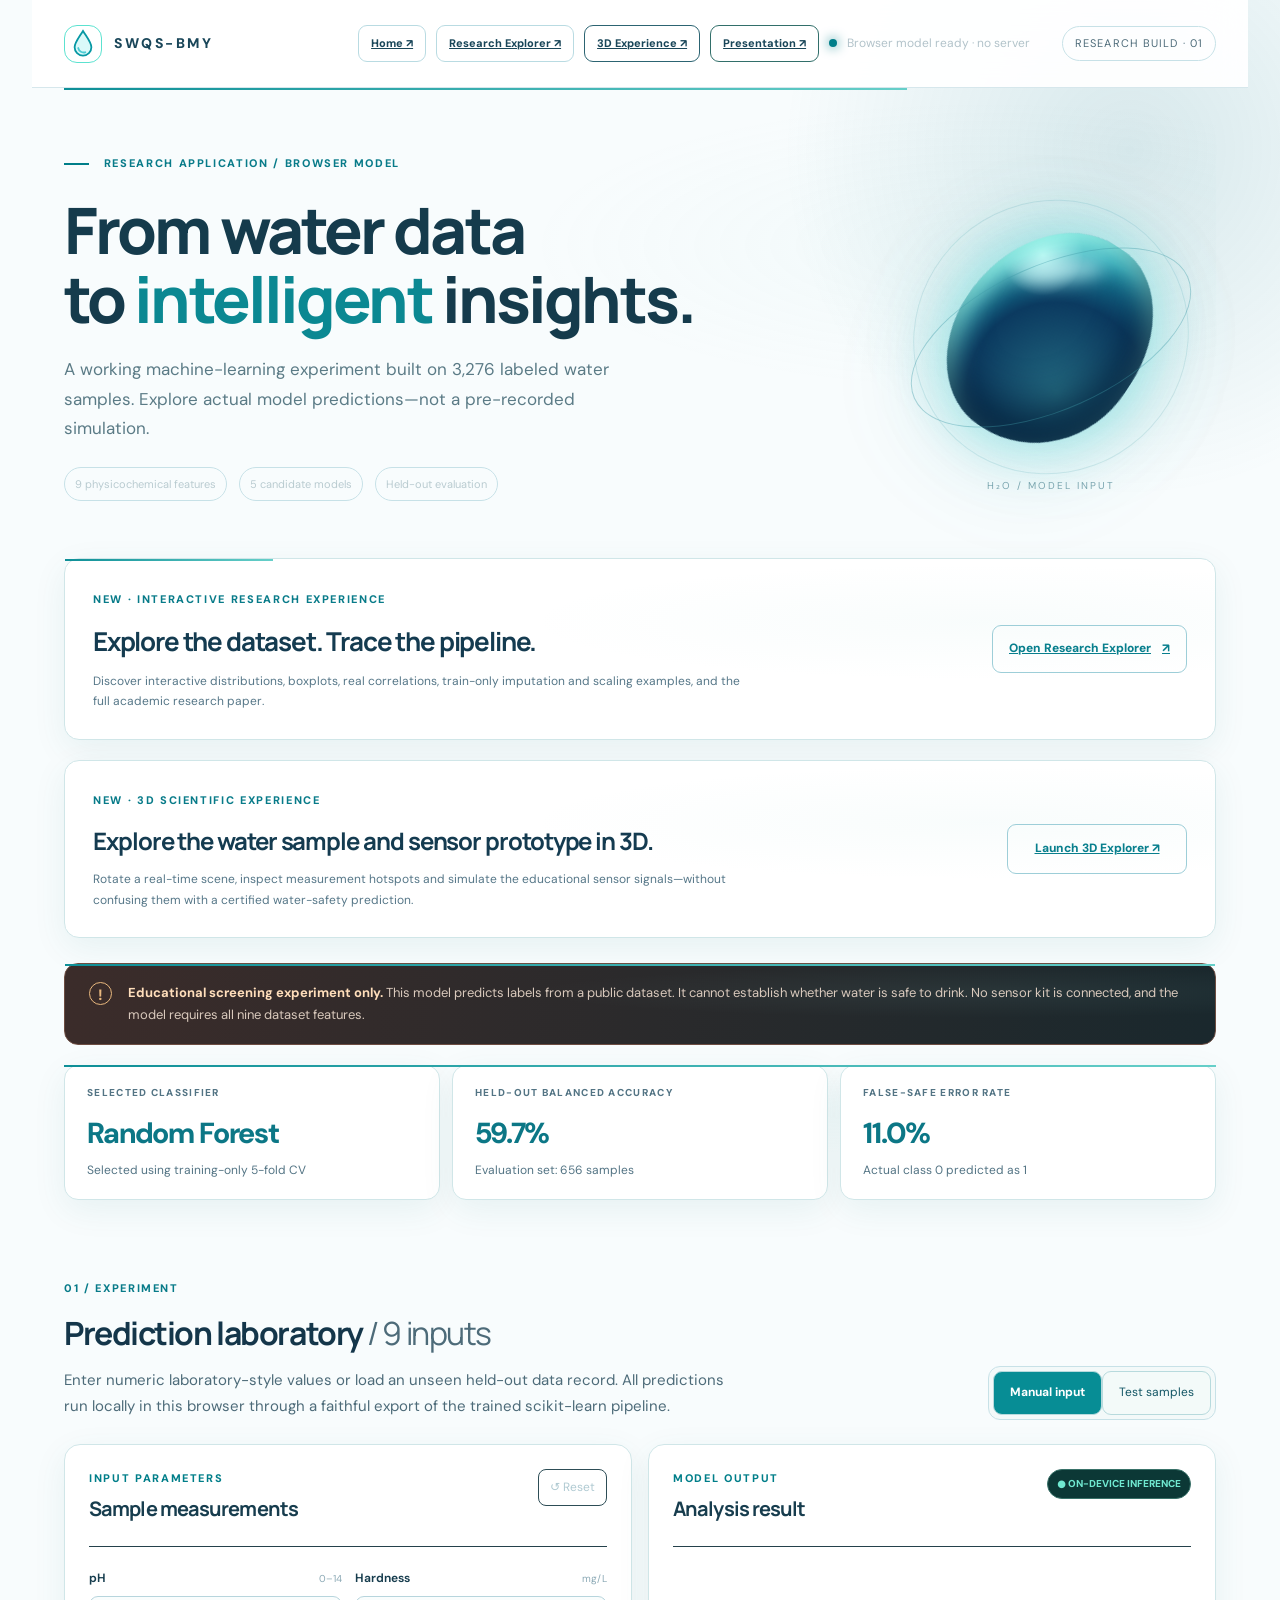
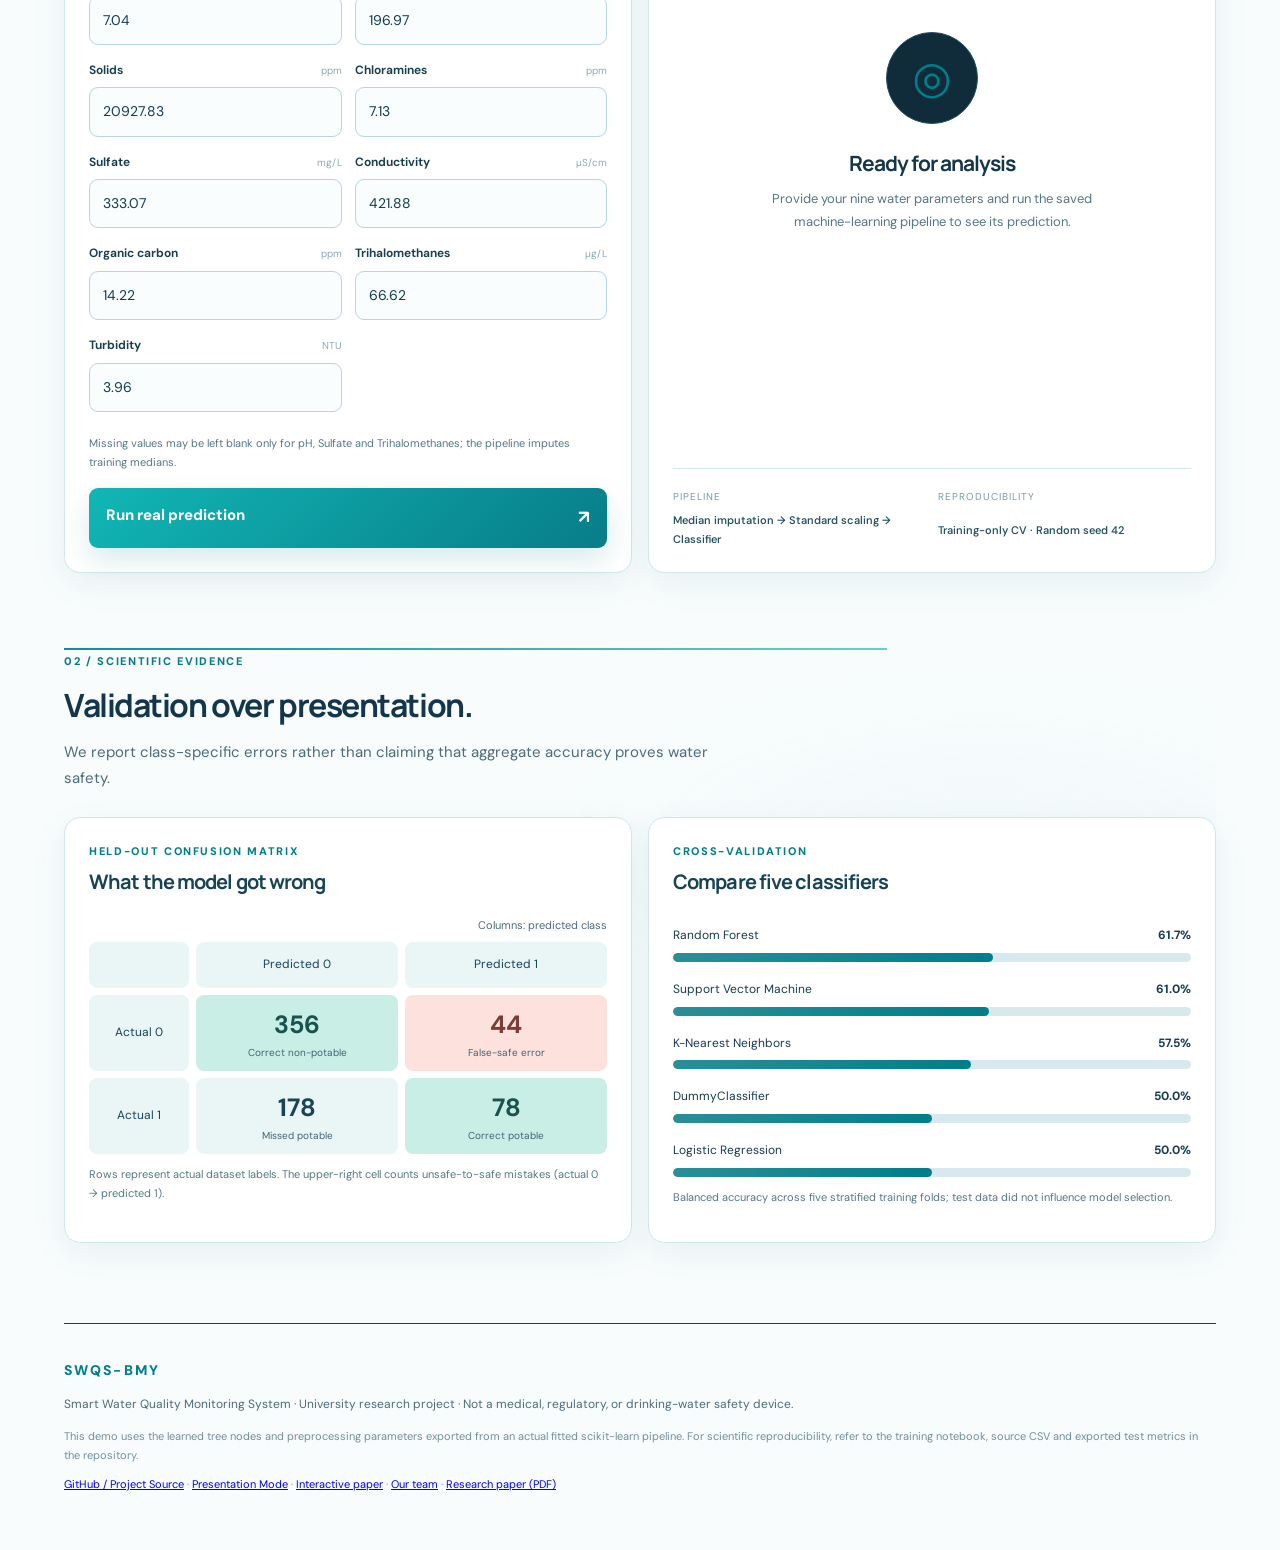
<file: docs/lab.html>
<!doctype html>
<html class="swqs-luxury" lang="en"><head>
<meta charset="UTF-8"><meta name="viewport" content="width=device-width,initial-scale=1"/>
<title>SWQS-BMY | Interactive Prediction Lab</title>
<meta name="description" content="Explore research-only water potability classification through a real scikit-learn model, dataset examples and held-out evaluation."/>
<link rel="stylesheet" href="./assets/style.css"/>
<link rel="stylesheet" href="./assets/luxury-v2.css"><link rel="stylesheet" href="./assets/visual-director-v3.css?v=3"><link rel="stylesheet" href="./assets/identity-v4.css?v=4"></head><body class="swqs-light page-lab">
<div class="noise"></div>
<header class="topbar wrap"><a class="logo" href="./"><span class="logo-icon"><svg class="swqs-identity-drop" viewBox="0 0 36 45" fill="none" xmlns="http://www.w3.org/2000/svg" aria-hidden="true"><path d="M18 3C12.5 12 5 21.1 5 28.2a13 13 0 0 0 26 0C31 21.1 23.5 12 18 3Z" stroke="#0798A4" stroke-width="2.8" fill="#DAF9F9"/><path d="M10.5 29.5c1.4 5.6 6.2 8 11.1 6.6" stroke="#4BCAD3" stroke-width="2.8" stroke-linecap="round"/></svg></span><span>SWQS-BMY</span></a><div class="topbar-right"><a class="research-nav-link" href="./">Home ↗</a><a class="research-nav-link" href="./research.html">Research Explorer ↗</a><a class="experience-nav-link" href="./experience.html">3D Experience ↗</a><a class="present-nav-link" href="./presentation.html">Presentation ↗</a><span class="dot"></span><span id="api-status">Loading local model</span><span class="version">RESEARCH BUILD · 01</span></div></header>
<main class="wrap">
  <section class="intro"><div class="eyebrow"><span class="eyebrow-line"></span> RESEARCH APPLICATION / BROWSER MODEL</div><div class="hero-grid"><div><h1>From water data<br/>to <em>intelligent</em> insights.</h1><p class="subtitle">A working machine-learning experiment built on 3,276 labeled water samples. Explore actual model predictions—not a pre-recorded simulation.</p><div class="trust"><span>9 physicochemical features</span><span>5 candidate models</span><span>Held-out evaluation</span></div></div><div class="orb-wrap" aria-hidden="true"><div class="orb-back"></div><div class="orb"><div class="orb-glint"></div></div><div class="orbit orbit1"></div><div class="orbit orbit2"></div><span class="orb-caption">H₂O / MODEL INPUT</span></div></div></section>
  <section class="research-teaser" aria-labelledby="research-title"><div><span class="eyebrow">NEW · INTERACTIVE RESEARCH EXPERIENCE</span><h2 id="research-title">Explore the dataset. Trace the pipeline.</h2><p>Discover interactive distributions, boxplots, real correlations, train-only imputation and scaling examples, and the full academic research paper.</p></div><a class="research-teaser-cta" href="./research.html">Open Research Explorer <span>↗</span></a></section>
  <section class="three-teaser"><div><span class="eyebrow">NEW · 3D SCIENTIFIC EXPERIENCE</span><h2>Explore the water sample and sensor prototype in 3D.</h2><p>Rotate a real-time scene, inspect measurement hotspots and simulate the educational sensor signals—without confusing them with a certified water-safety prediction.</p></div><a href="./experience.html">Launch 3D Explorer ↗</a></section>
<section class="notice"><div class="notice-icon">!</div><p><b>Educational screening experiment only.</b> This model predicts labels from a public dataset. It cannot establish whether water is safe to drink. No sensor kit is connected, and the model requires all nine dataset features.</p></section>
  <section class="metrics" id="metrics"><div class="metric"><div class="metric-label">SELECTED CLASSIFIER</div><div class="metric-value" id="m-name">—</div><div class="metric-sub">Selected using training-only 5-fold CV</div></div><div class="metric"><div class="metric-label">HELD-OUT BALANCED ACCURACY</div><div class="metric-value" id="m-balanced">—</div><div class="metric-sub">Evaluation set: 656 samples</div></div><div class="metric"><div class="metric-label">FALSE-SAFE ERROR RATE</div><div class="metric-value alert" id="m-false">—</div><div class="metric-sub">Actual class 0 predicted as 1</div></div></section>
  <div class="section-head"><div><span class="eyebrow">01 / EXPERIMENT</span><h2>Prediction laboratory <span class="muted">/ 9 inputs</span></h2><p>Enter numeric laboratory-style values or load an unseen held-out data record. All predictions run locally in this browser through a faithful export of the trained scikit-learn pipeline.</p></div><div class="mode-switch" role="group" aria-label="Input mode"><button id="mode-manual" class="mode active" type="button" aria-pressed="true">Manual input</button><button id="mode-samples" class="mode" type="button" aria-pressed="false">Test samples</button></div></div>
  <div class="lab-grid">
   <section class="panel form-panel"><div class="panel-header"><div><div class="panel-eyebrow">INPUT PARAMETERS</div><h3>Sample measurements</h3></div><button id="reset" type="button" class="reset">↺ Reset</button></div>
     <div id="sample-picker" class="sample-picker hidden"><label for="sample-select">Select a held-out sample</label><div class="sample-select-row"><select id="sample-select"><option>Loading…</option></select><button id="load-sample" type="button" class="subtle-btn">Load sample</button></div><p class="hint" id="sample-ground-truth">Test-set labels are revealed after sample selection for educational comparison.</p></div>
     <form id="prediction-form"><div class="feature-grid" id="feature-grid"></div><div class="form-foot"><p class="hint">Missing values may be left blank only for pH, Sulfate and Trihalomethanes; the pipeline imputes training medians.</p><button class="primary-btn" type="submit" id="predict-btn"><span>Run real prediction</span><span class="cta-arrow">↗</span></button></div></form>
   </section>
   <section class="panel result-panel"><div class="panel-header"><div><div class="panel-eyebrow">MODEL OUTPUT</div><h3>Analysis result</h3></div><span class="live-pill">● ON-DEVICE INFERENCE</span></div><div id="output-placeholder" class="output-placeholder"><div class="pulse-circle">◎</div><h4>Ready for analysis</h4><p>Provide your nine water parameters and run the saved machine-learning pipeline to see its prediction.</p></div>
     <div id="output" class="hidden"><div class="output-kicker">DATASET CLASSIFICATION</div><div class="output-label" id="output-label"></div><p id="model-name" class="output-model"></p><div class="score-area"><div class="score-top"><span>Class 1 model score</span><strong id="model-score">—</strong></div><div class="score-track"><span id="score-fill"></span></div><p>This score is <b>not calibrated</b> and is not a probability that the water is safe.</p></div><div class="actual-label" id="actual-label"></div><div id="warnings" class="warnings"></div><div class="result-caution">Results are for research illustration only. Confirm actual potability through approved laboratory testing.</div></div>
     <div class="result-bottom"><div><span>PIPELINE</span><b>Median imputation → Standard scaling → Classifier</b></div><div><span>REPRODUCIBILITY</span><b>Training-only CV · Random seed 42</b></div></div>
   </section>
  </div>
  <section class="evaluation" id="evaluation"><div class="section-head compact"><div><span class="eyebrow">02 / SCIENTIFIC EVIDENCE</span><h2>Validation over presentation.</h2><p>We report class-specific errors rather than claiming that aggregate accuracy proves water safety.</p></div></div><div class="eval-grid"><article class="panel evaluation-panel"><div class="panel-eyebrow">HELD-OUT CONFUSION MATRIX</div><h3>What the model got wrong</h3><div class="confusion-label">Columns: predicted class</div><div class="matrix" id="confusion-matrix"><div>Loading evaluation…</div></div><p class="matrix-footnote">Rows represent actual dataset labels. The upper-right cell counts unsafe-to-safe mistakes (actual 0 → predicted 1).</p></article><article class="panel evaluation-panel"><div class="panel-eyebrow">CROSS-VALIDATION</div><h3>Compare five classifiers</h3><div id="model-bars" class="model-bars"><div>Loading comparison…</div></div><p class="matrix-footnote">Balanced accuracy across five stratified training folds; test data did not influence model selection.</p></article></div></section>
  <footer><div class="footer-logo">SWQS-BMY</div><p>Smart Water Quality Monitoring System · University research project · Not a medical, regulatory, or drinking-water safety device.</p><p class="small">This demo uses the learned tree nodes and preprocessing parameters exported from an actual fitted scikit-learn pipeline. For scientific reproducibility, refer to the training notebook, source CSV and exported test metrics in the repository.</p><p class="small"><a href="https://github.com/Miqnaas/SWQS-BMY" target="_blank" rel="noopener">GitHub / Project Source</a> · <a href="./presentation.html">Presentation Mode</a> · <a href="./paper.html">Interactive paper</a> · <a href="./team.html">Our team</a> · <a href="./academic/Smart_Water_Quality_Paper.pdf">Research paper (PDF)</a></p></footer>
</main><script src="./assets/model.js" defer></script><script src="./assets/app.js" defer></script><script src="./assets/luxury-v2.js" defer></script><script src="./assets/visual-director-v3.js?v=3" defer></script><script src="./assets/identity-v4.js?v=4" defer></script></body></html>
</file>
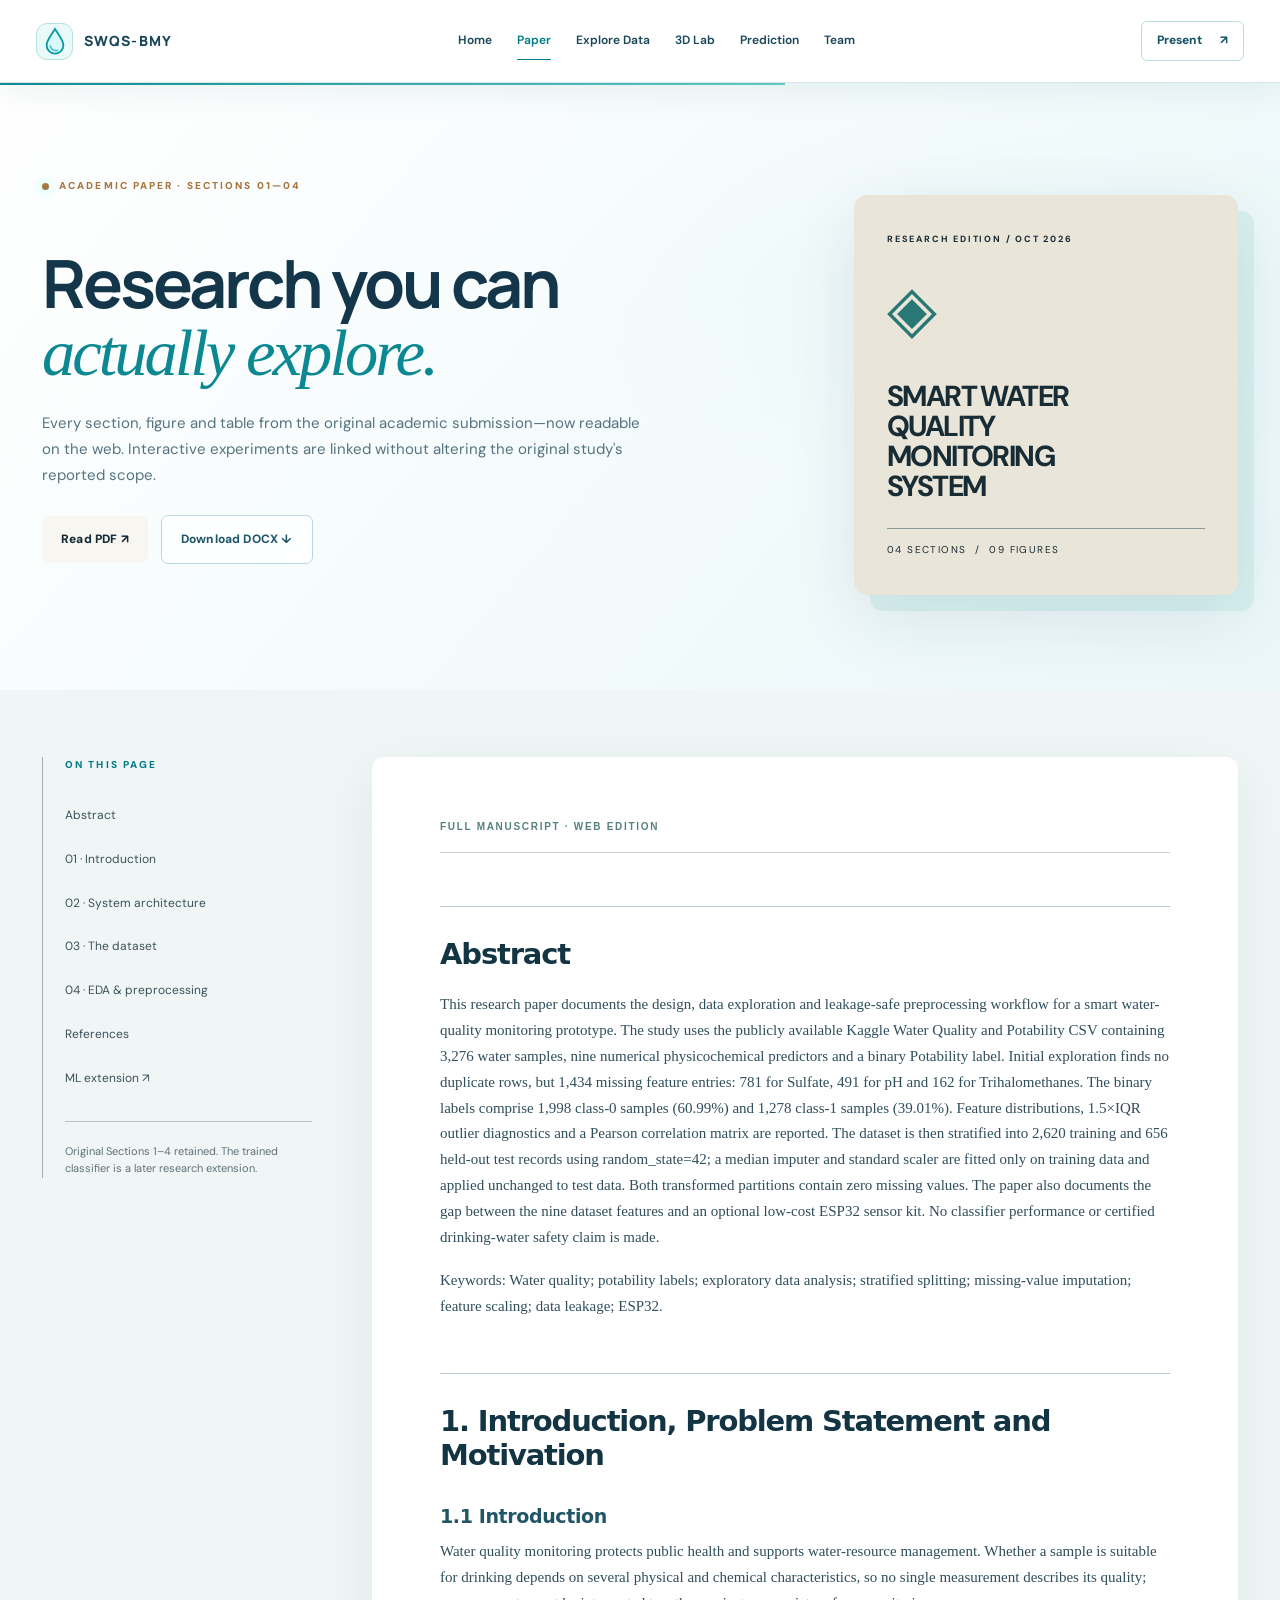
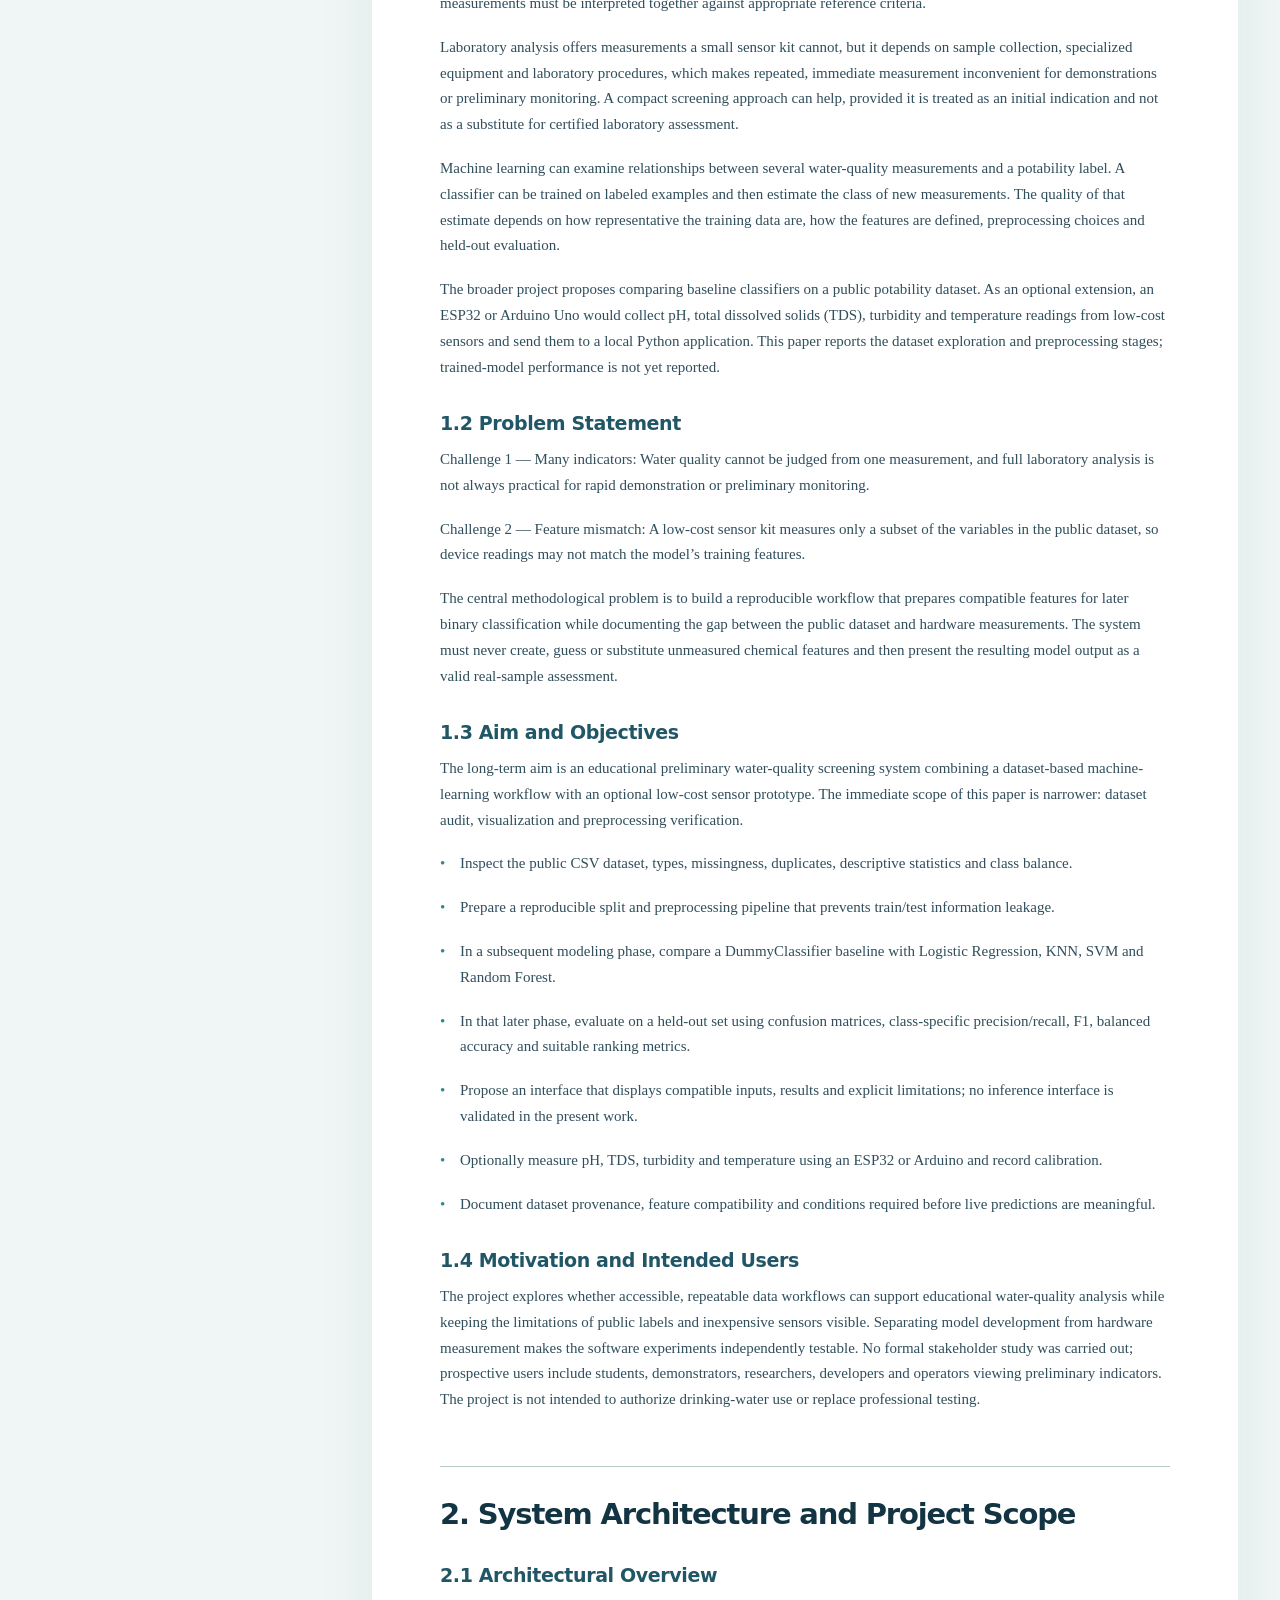
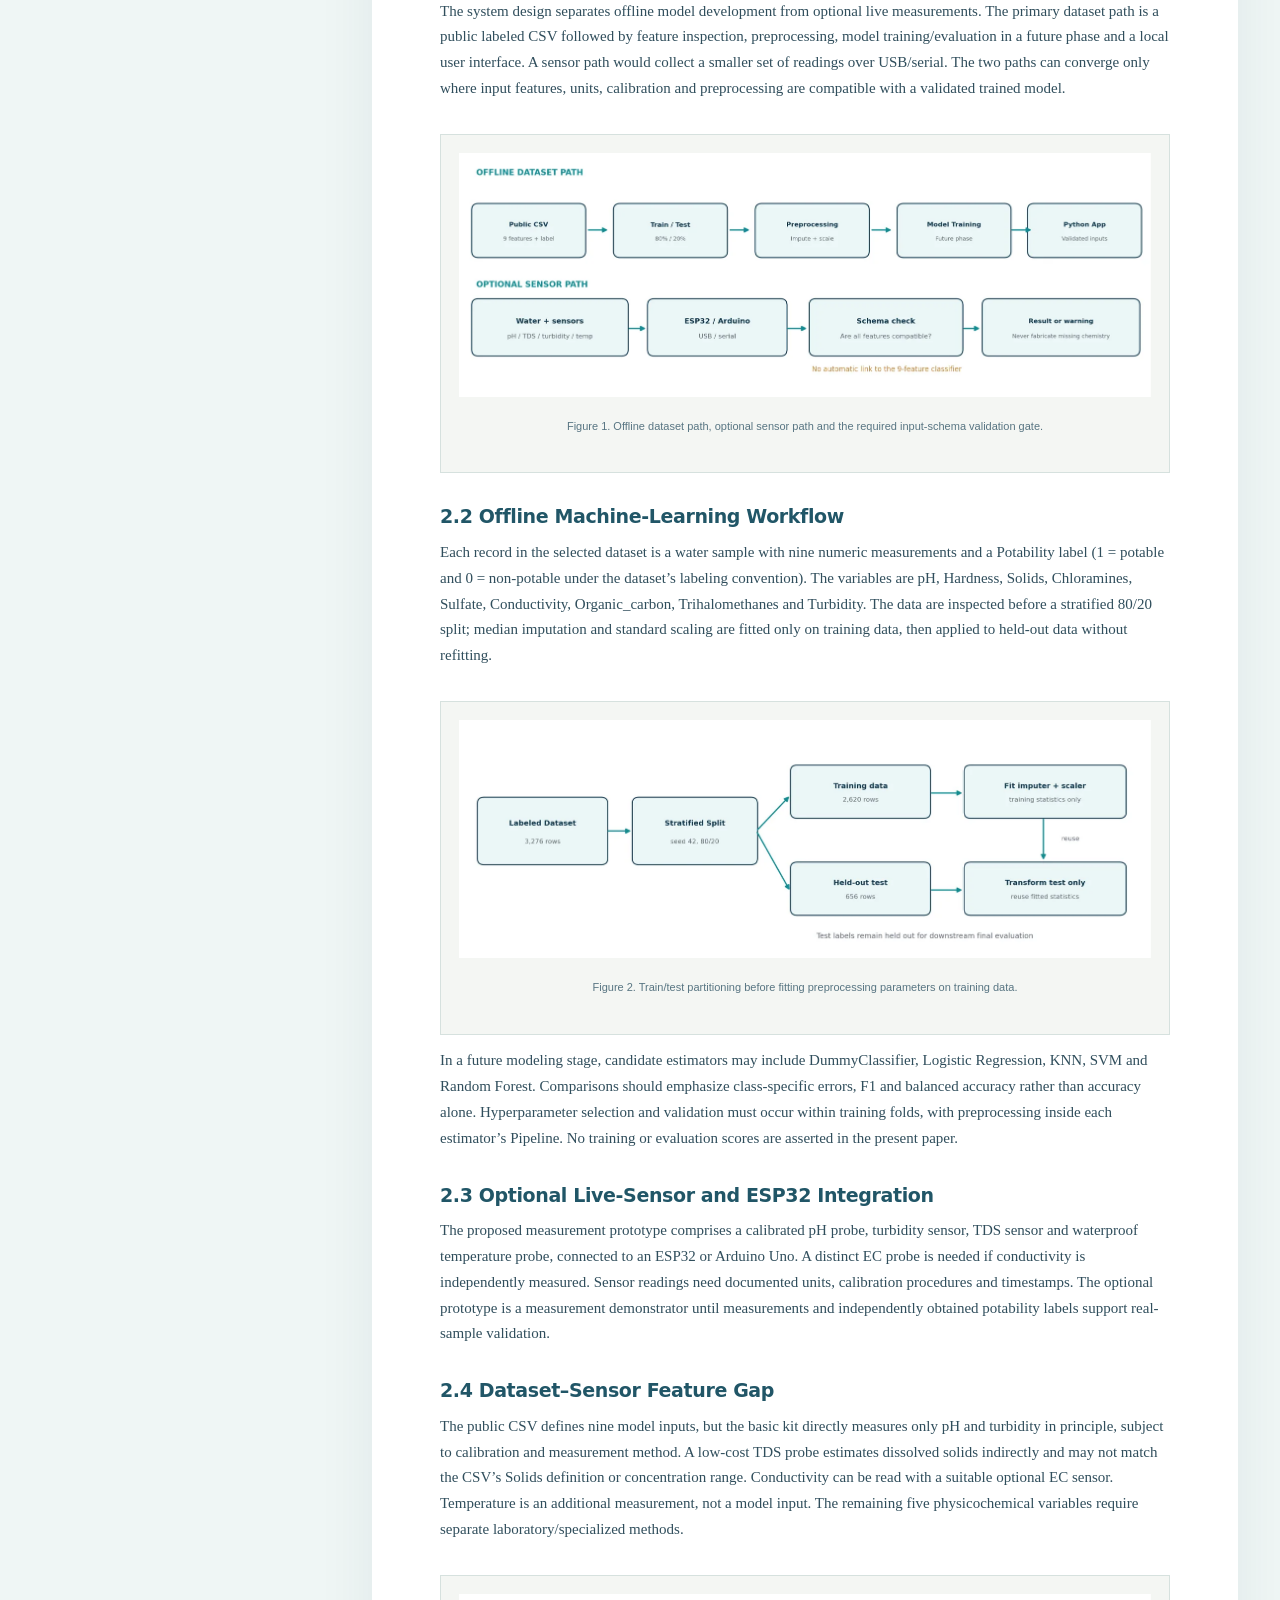
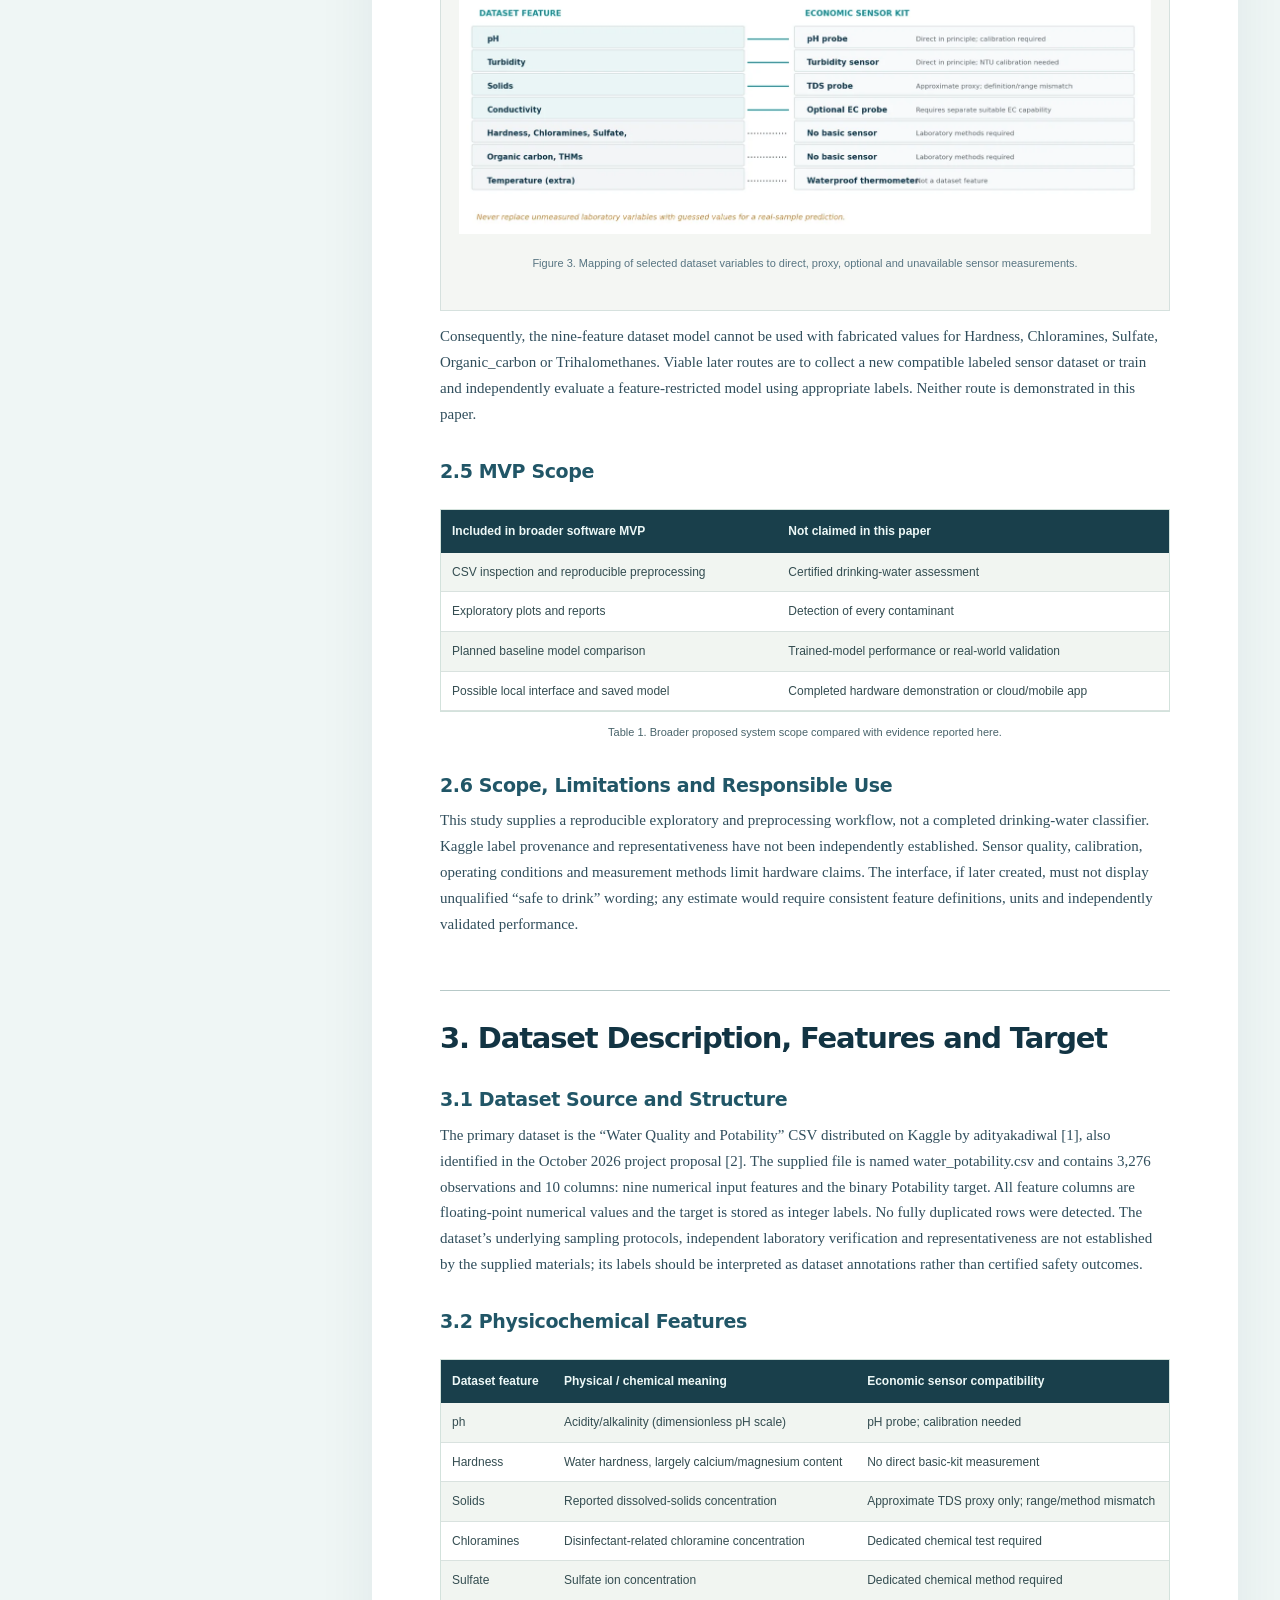
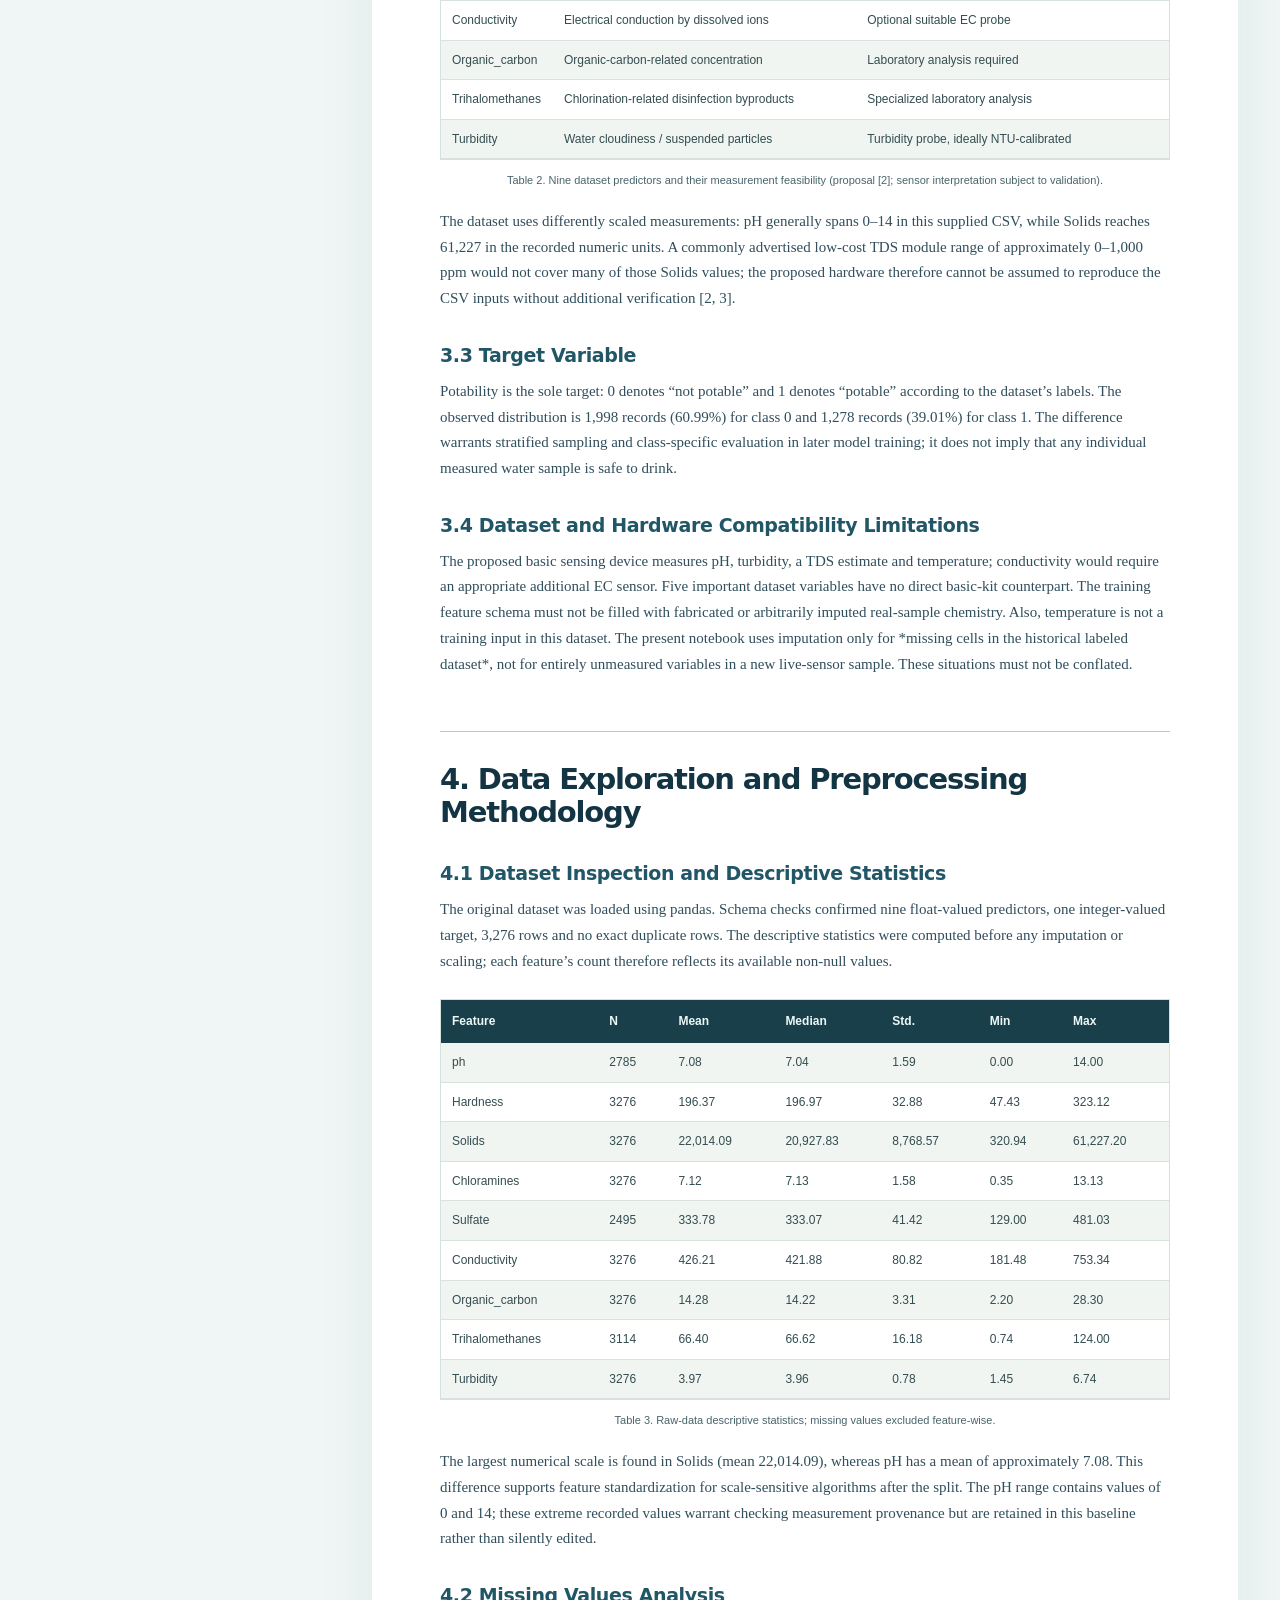
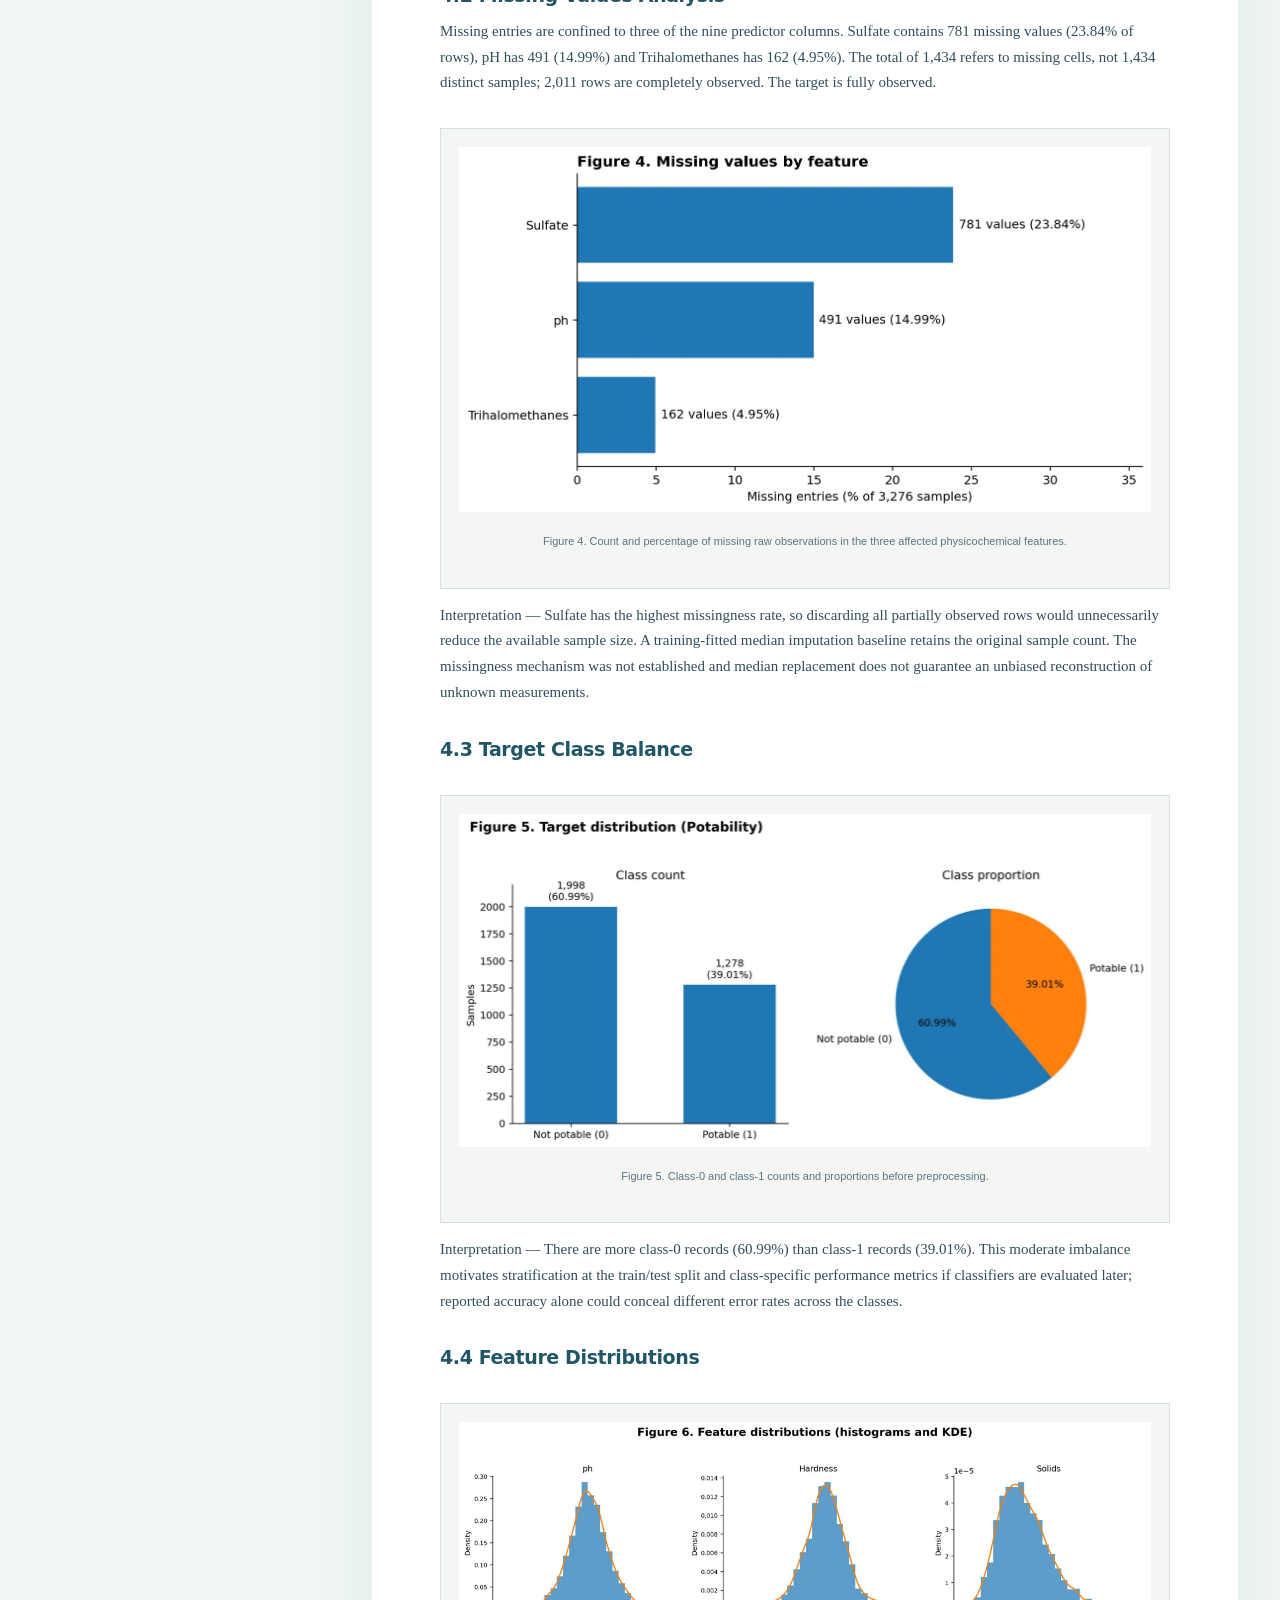
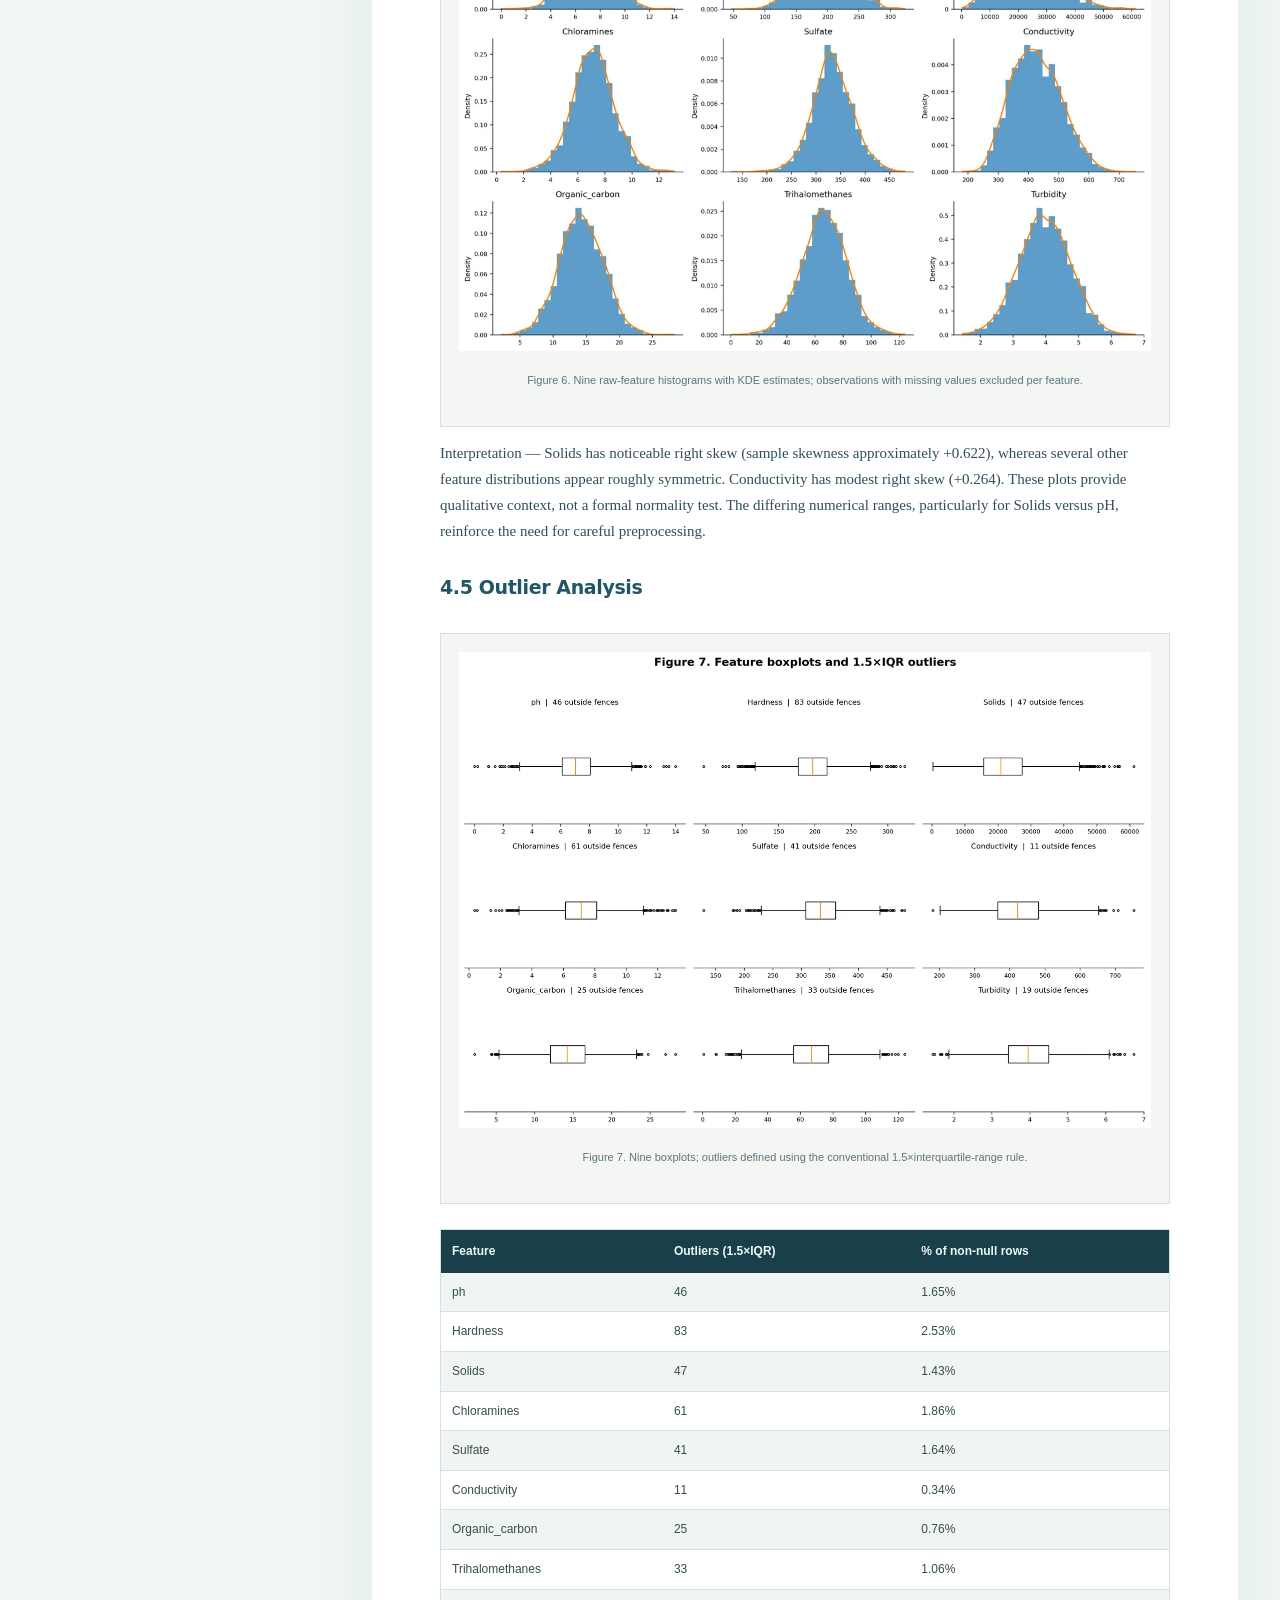
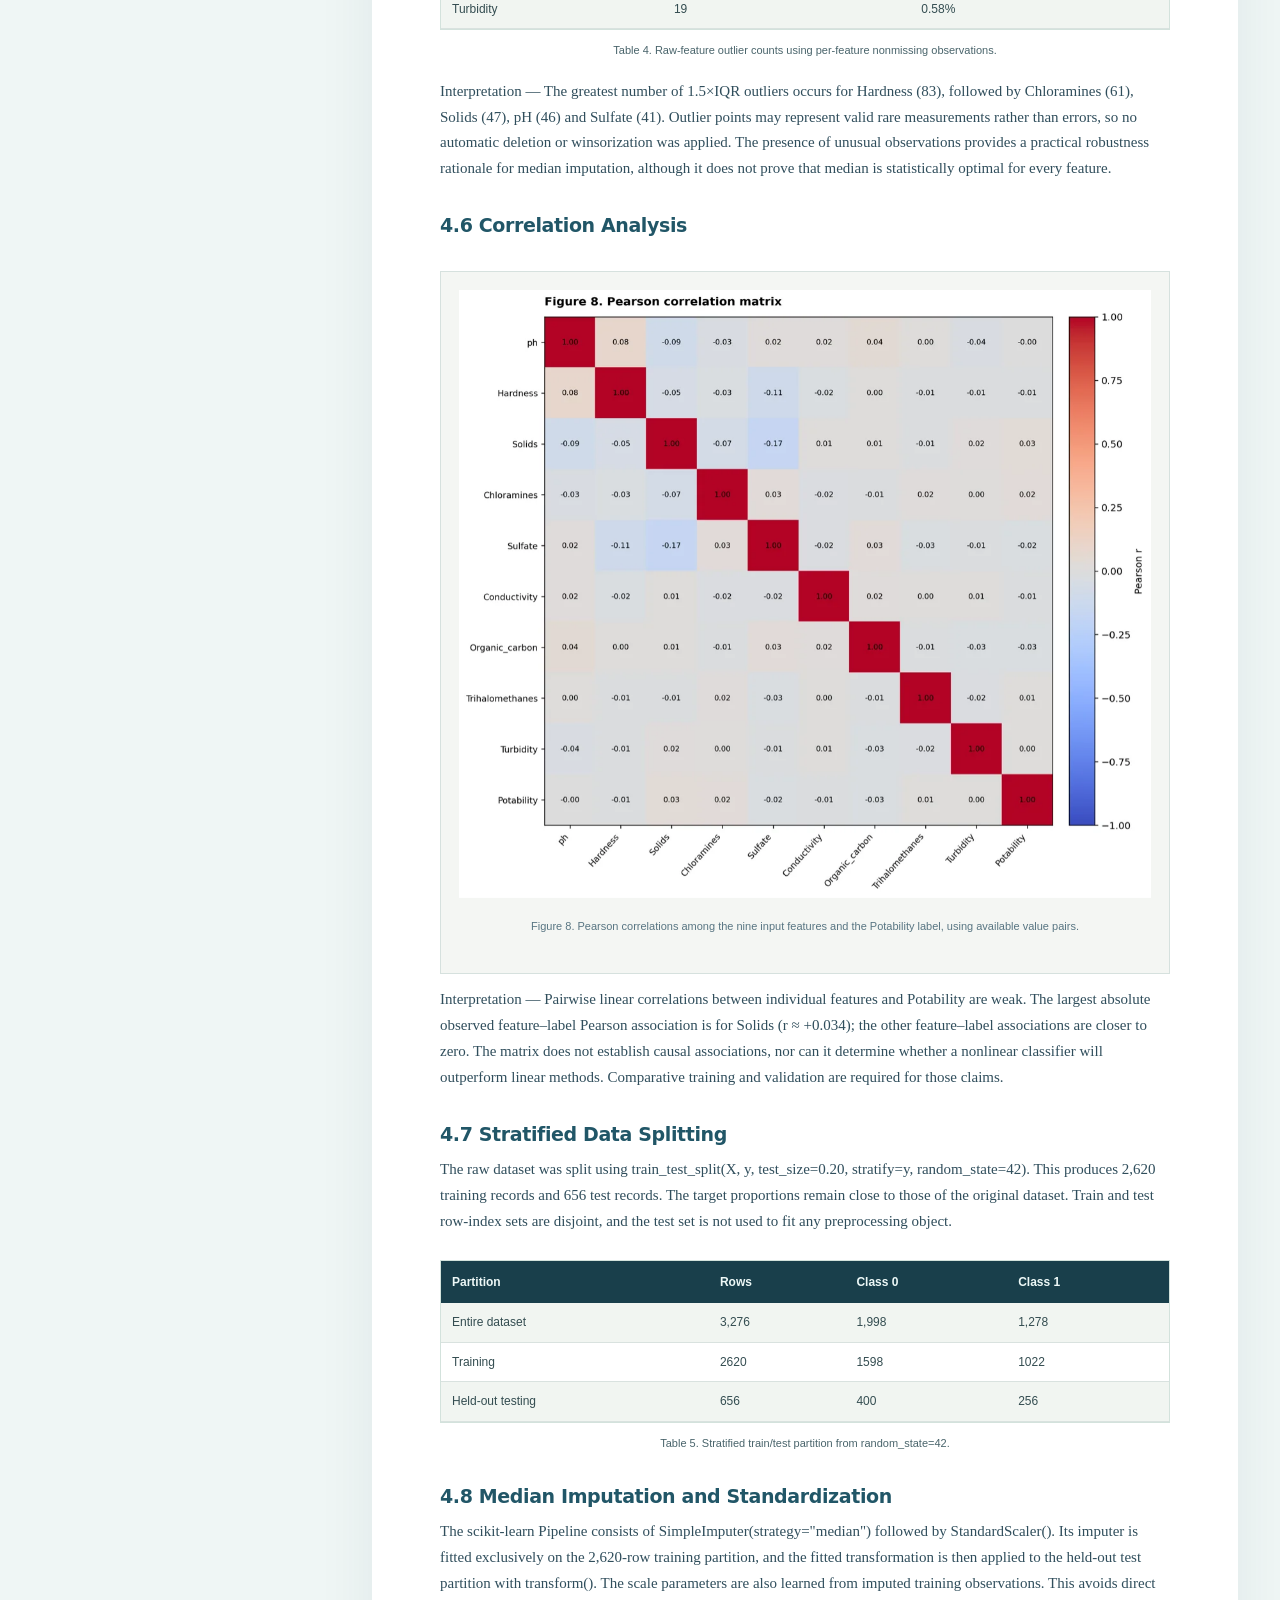
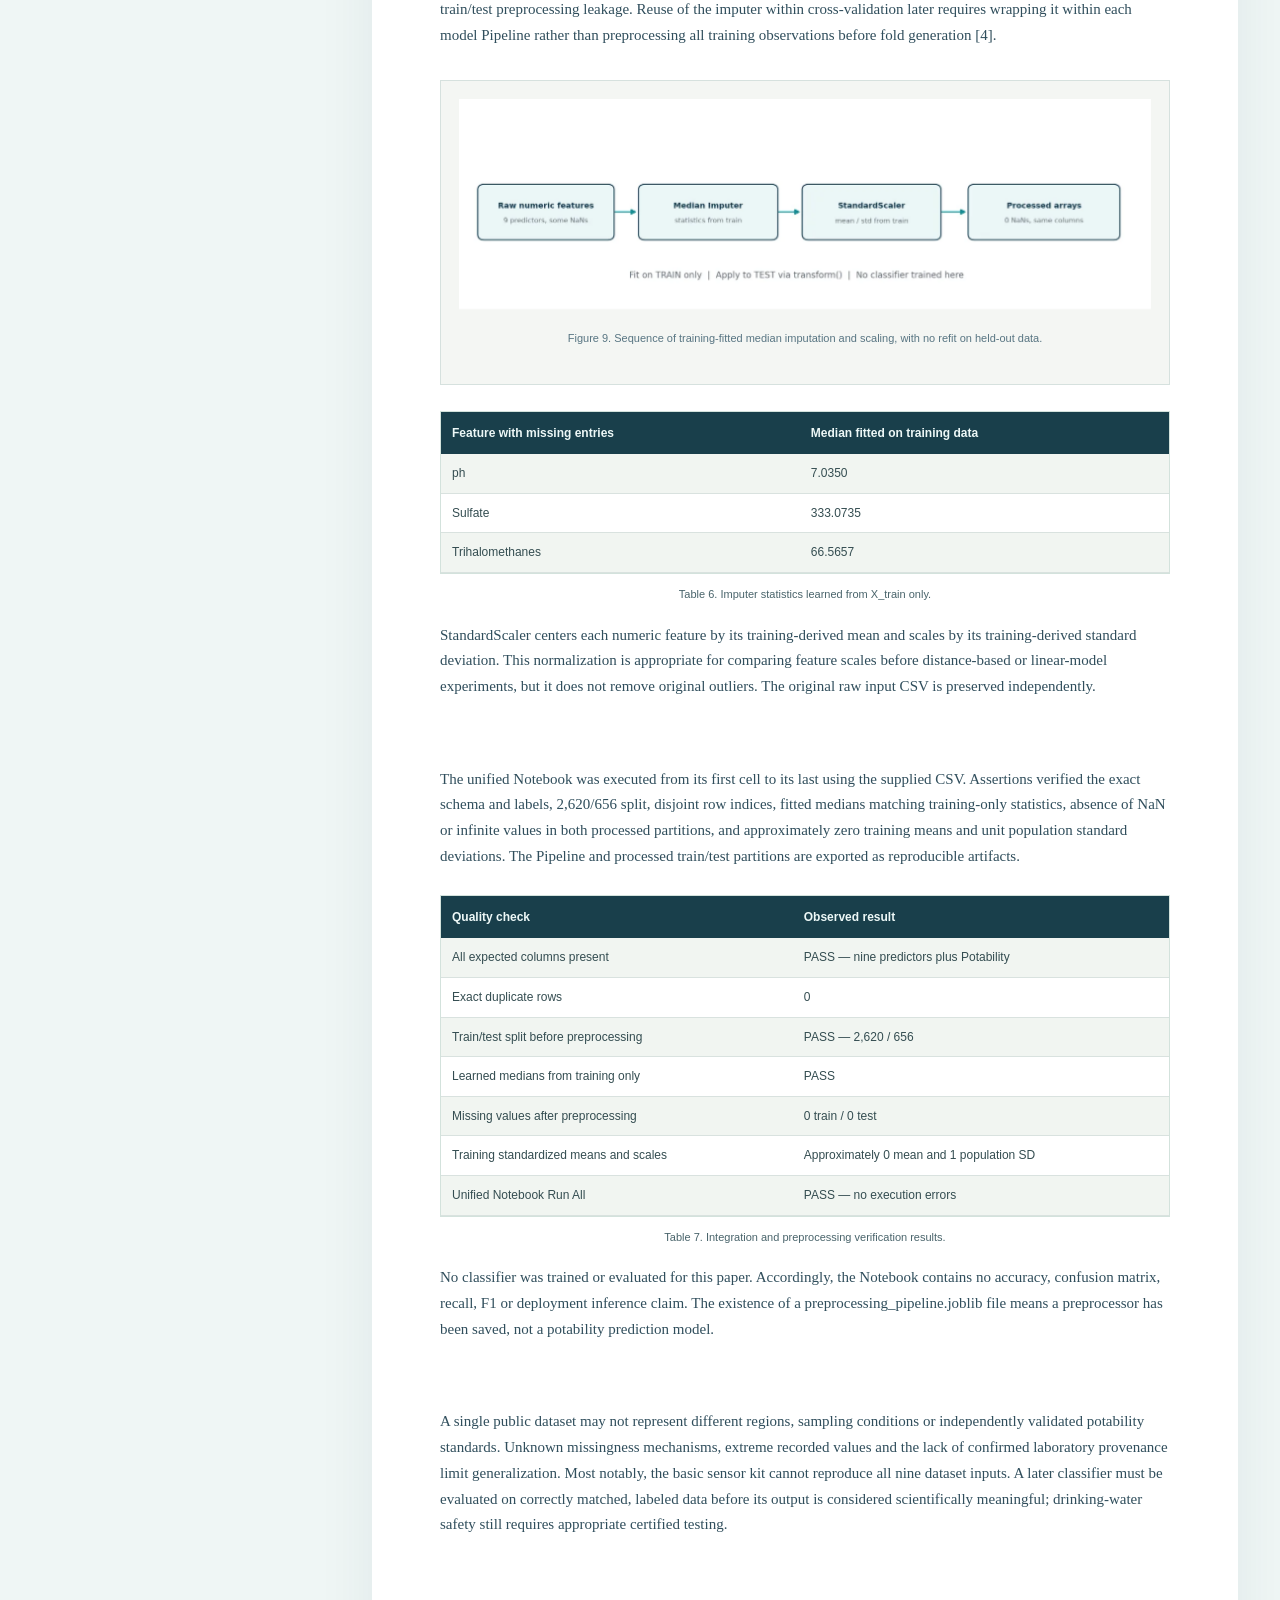
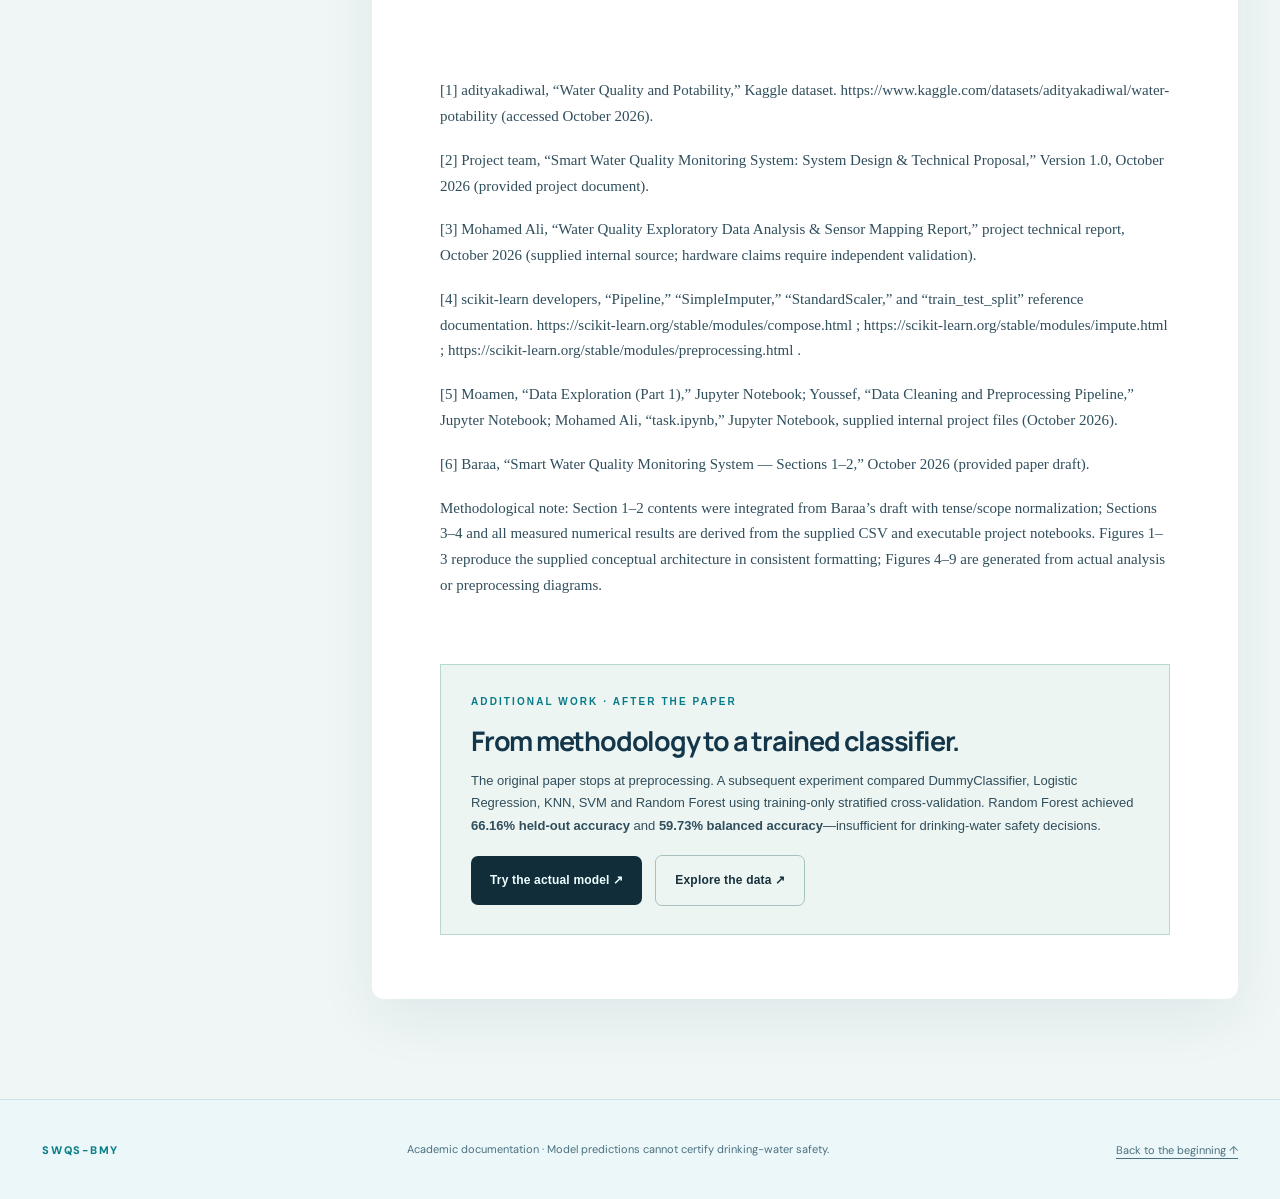
<file: docs/paper.html>
<!doctype html><html class="swqs-luxury" lang="en"><head><meta charset="utf-8"><meta name="viewport" content="width=device-width,initial-scale=1"><meta name="description" content="Read all four sections of the Smart Water Quality research paper online, including the original figures, tables and references."><title>The Research Paper · SWQS-BMY</title><link rel="stylesheet" href="./assets/editorial.css"><link rel="stylesheet" href="./assets/luxury-v2.css"><link rel="stylesheet" href="./assets/visual-director-v3.css?v=3"><link rel="stylesheet" href="./assets/identity-v4.css?v=4"></head><body class="editorial-body swqs-light page-paper">
<div class="read-progress" id="readProgress"></div><header class="global-header"><a class="brand" href="./"><span class="brand-mark"><svg class="swqs-identity-drop" viewBox="0 0 36 45" fill="none" xmlns="http://www.w3.org/2000/svg" aria-hidden="true"><path d="M18 3C12.5 12 5 21.1 5 28.2a13 13 0 0 0 26 0C31 21.1 23.5 12 18 3Z" stroke="#0798A4" stroke-width="2.8" fill="#DAF9F9"/><path d="M10.5 29.5c1.4 5.6 6.2 8 11.1 6.6" stroke="#4BCAD3" stroke-width="2.8" stroke-linecap="round"/></svg></span> SWQS-BMY</a><button class="nav-toggle" aria-label="Toggle navigation" aria-expanded="false">☰</button><nav class="global-nav"><a href="./">Home</a><a class="active" href="./paper.html">Paper</a><a href="./research.html">Explore Data</a><a href="./experience.html">3D Lab</a><a href="./lab.html">Prediction</a><a href="./team.html">Team</a></nav><a class="header-action" href="./presentation.html">Present <span>↗</span></a></header>
<main><section class="paper-intro"><div class="eyebrow amber"><i></i> ACADEMIC PAPER · SECTIONS 01—04</div><div class="paper-intro-grid"><div><h1>Research you can<br><em>actually explore.</em></h1><p>Every section, figure and table from the original academic submission—now readable on the web. Interactive experiments are linked without altering the original study's reported scope.</p><div class="button-row"><a class="button button-light" href="./academic/Smart_Water_Quality_Paper.pdf" target="_blank" rel="noopener">Read PDF ↗</a><a class="button button-outline" href="./academic/Smart_Water_Quality_Paper.docx" download>Download DOCX ↓</a></div></div><div class="paper-cover-mini"><small>RESEARCH EDITION / OCT 2026</small><span class="cover-icon">◈</span><strong>SMART WATER<br>QUALITY<br>MONITORING<br>SYSTEM</strong><span class="cover-footer">04 SECTIONS&nbsp; / &nbsp;09 FIGURES</span></div></div></section>
<div class="paper-shell"><aside class="paper-toc"><div class="eyebrow">ON THIS PAGE</div><a href="#abstract">Abstract</a><a href="#section-1">01 · Introduction</a><a href="#section-2">02 · System architecture</a><a href="#section-3">03 · The dataset</a><a href="#section-4">04 · EDA & preprocessing</a><a href="#references">References</a><a href="#extension">ML extension ↗</a><div class="toc-note">Original Sections 1–4 retained. The trained classifier is a later research extension.</div></aside><article class="paper-article"><div class="paper-article-label">FULL MANUSCRIPT · WEB EDITION</div><h2 id="abstract" class="paper-h1">Abstract</h2>
<p>This research paper documents the design, data exploration and leakage-safe preprocessing workflow for a smart water-quality monitoring prototype. The study uses the publicly available Kaggle Water Quality and Potability CSV containing 3,276 water samples, nine numerical physicochemical predictors and a binary Potability label. Initial exploration finds no duplicate rows, but 1,434 missing feature entries: 781 for Sulfate, 491 for pH and 162 for Trihalomethanes. The binary labels comprise 1,998 class-0 samples (60.99%) and 1,278 class-1 samples (39.01%). Feature distributions, 1.5×IQR outlier diagnostics and a Pearson correlation matrix are reported. The dataset is then stratified into 2,620 training and 656 held-out test records using random_state=42; a median imputer and standard scaler are fitted only on training data and applied unchanged to test data. Both transformed partitions contain zero missing values. The paper also documents the gap between the nine dataset features and an optional low-cost ESP32 sensor kit. No classifier performance or certified drinking-water safety claim is made.</p>
<p>Keywords: Water quality; potability labels; exploratory data analysis; stratified splitting; missing-value imputation; feature scaling; data leakage; ESP32.</p>
<h2 id="section-1" class="paper-h1">1. Introduction, Problem Statement and Motivation</h2>
<h3 class="paper-h2">1.1 Introduction</h3>
<p>Water quality monitoring protects public health and supports water-resource management. Whether a sample is suitable for drinking depends on several physical and chemical characteristics, so no single measurement describes its quality; measurements must be interpreted together against appropriate reference criteria.</p>
<p>Laboratory analysis offers measurements a small sensor kit cannot, but it depends on sample collection, specialized equipment and laboratory procedures, which makes repeated, immediate measurement inconvenient for demonstrations or preliminary monitoring. A compact screening approach can help, provided it is treated as an initial indication and not as a substitute for certified laboratory assessment.</p>
<p>Machine learning can examine relationships between several water-quality measurements and a potability label. A classifier can be trained on labeled examples and then estimate the class of new measurements. The quality of that estimate depends on how representative the training data are, how the features are defined, preprocessing choices and held-out evaluation.</p>
<p>The broader project proposes comparing baseline classifiers on a public potability dataset. As an optional extension, an ESP32 or Arduino Uno would collect pH, total dissolved solids (TDS), turbidity and temperature readings from low-cost sensors and send them to a local Python application. This paper reports the dataset exploration and preprocessing stages; trained-model performance is not yet reported.</p>
<h3 class="paper-h2">1.2 Problem Statement</h3>
<p>Challenge 1 — Many indicators: Water quality cannot be judged from one measurement, and full laboratory analysis is not always practical for rapid demonstration or preliminary monitoring.</p>
<p>Challenge 2 — Feature mismatch: A low-cost sensor kit measures only a subset of the variables in the public dataset, so device readings may not match the model’s training features.</p>
<p>The central methodological problem is to build a reproducible workflow that prepares compatible features for later binary classification while documenting the gap between the public dataset and hardware measurements. The system must never create, guess or substitute unmeasured chemical features and then present the resulting model output as a valid real-sample assessment.</p>
<h3 class="paper-h2">1.3 Aim and Objectives</h3>
<p>The long-term aim is an educational preliminary water-quality screening system combining a dataset-based machine-learning workflow with an optional low-cost sensor prototype. The immediate scope of this paper is narrower: dataset audit, visualization and preprocessing verification.</p>
<p class="paper-bullet">Inspect the public CSV dataset, types, missingness, duplicates, descriptive statistics and class balance.</p>
<p class="paper-bullet">Prepare a reproducible split and preprocessing pipeline that prevents train/test information leakage.</p>
<p class="paper-bullet">In a subsequent modeling phase, compare a DummyClassifier baseline with Logistic Regression, KNN, SVM and Random Forest.</p>
<p class="paper-bullet">In that later phase, evaluate on a held-out set using confusion matrices, class-specific precision/recall, F1, balanced accuracy and suitable ranking metrics.</p>
<p class="paper-bullet">Propose an interface that displays compatible inputs, results and explicit limitations; no inference interface is validated in the present work.</p>
<p class="paper-bullet">Optionally measure pH, TDS, turbidity and temperature using an ESP32 or Arduino and record calibration.</p>
<p class="paper-bullet">Document dataset provenance, feature compatibility and conditions required before live predictions are meaningful.</p>
<h3 class="paper-h2">1.4 Motivation and Intended Users</h3>
<p>The project explores whether accessible, repeatable data workflows can support educational water-quality analysis while keeping the limitations of public labels and inexpensive sensors visible. Separating model development from hardware measurement makes the software experiments independently testable. No formal stakeholder study was carried out; prospective users include students, demonstrators, researchers, developers and operators viewing preliminary indicators. The project is not intended to authorize drinking-water use or replace professional testing.</p>
<h2 id="section-2" class="paper-h1">2. System Architecture and Project Scope</h2>
<h3 class="paper-h2">2.1 Architectural Overview</h3>
<p>The system design separates offline model development from optional live measurements. The primary dataset path is a public labeled CSV followed by feature inspection, preprocessing, model training/evaluation in a future phase and a local user interface. A sensor path would collect a smaller set of readings over USB/serial. The two paths can converge only where input features, units, calibration and preprocessing are compatible with a validated trained model.</p>
<figure class="paper-figure"><img src="./assets/paper-figure-1.webp" alt="Academic figure 1" loading="lazy"><figcaption>Figure 1. Offline dataset path, optional sensor path and the required input-schema validation gate.</figcaption></figure>
<h3 class="paper-h2">2.2 Offline Machine-Learning Workflow</h3>
<p>Each record in the selected dataset is a water sample with nine numeric measurements and a Potability label (1 = potable and 0 = non-potable under the dataset’s labeling convention). The variables are pH, Hardness, Solids, Chloramines, Sulfate, Conductivity, Organic_carbon, Trihalomethanes and Turbidity. The data are inspected before a stratified 80/20 split; median imputation and standard scaling are fitted only on training data, then applied to held-out data without refitting.</p>
<figure class="paper-figure"><img src="./assets/paper-figure-2.webp" alt="Academic figure 2" loading="lazy"><figcaption>Figure 2. Train/test partitioning before fitting preprocessing parameters on training data.</figcaption></figure>
<p>In a future modeling stage, candidate estimators may include DummyClassifier, Logistic Regression, KNN, SVM and Random Forest. Comparisons should emphasize class-specific errors, F1 and balanced accuracy rather than accuracy alone. Hyperparameter selection and validation must occur within training folds, with preprocessing inside each estimator’s Pipeline. No training or evaluation scores are asserted in the present paper.</p>
<h3 class="paper-h2">2.3 Optional Live-Sensor and ESP32 Integration</h3>
<p>The proposed measurement prototype comprises a calibrated pH probe, turbidity sensor, TDS sensor and waterproof temperature probe, connected to an ESP32 or Arduino Uno. A distinct EC probe is needed if conductivity is independently measured. Sensor readings need documented units, calibration procedures and timestamps. The optional prototype is a measurement demonstrator until measurements and independently obtained potability labels support real-sample validation.</p>
<h3 class="paper-h2">2.4 Dataset–Sensor Feature Gap</h3>
<p>The public CSV defines nine model inputs, but the basic kit directly measures only pH and turbidity in principle, subject to calibration and measurement method. A low-cost TDS probe estimates dissolved solids indirectly and may not match the CSV’s Solids definition or concentration range. Conductivity can be read with a suitable optional EC sensor. Temperature is an additional measurement, not a model input. The remaining five physicochemical variables require separate laboratory/specialized methods.</p>
<figure class="paper-figure"><img src="./assets/paper-figure-3.webp" alt="Academic figure 3" loading="lazy"><figcaption>Figure 3. Mapping of selected dataset variables to direct, proxy, optional and unavailable sensor measurements.</figcaption></figure>
<p>Consequently, the nine-feature dataset model cannot be used with fabricated values for Hardness, Chloramines, Sulfate, Organic_carbon or Trihalomethanes. Viable later routes are to collect a new compatible labeled sensor dataset or train and independently evaluate a feature-restricted model using appropriate labels. Neither route is demonstrated in this paper.</p>
<h3 class="paper-h2">2.5 MVP Scope</h3>
<div class="paper-table-scroll"><table class="paper-table"><tr><th>Included in broader software MVP</th><th>Not claimed in this paper</th></tr><tr><td>CSV inspection and reproducible preprocessing</td><td>Certified drinking-water assessment</td></tr><tr><td>Exploratory plots and reports</td><td>Detection of every contaminant</td></tr><tr><td>Planned baseline model comparison</td><td>Trained-model performance or real-world validation</td></tr><tr><td>Possible local interface and saved model</td><td>Completed hardware demonstration or cloud/mobile app</td></tr></table></div>
<div class="paper-caption">Table 1. Broader proposed system scope compared with evidence reported here.</div>
<h3 class="paper-h2">2.6 Scope, Limitations and Responsible Use</h3>
<p>This study supplies a reproducible exploratory and preprocessing workflow, not a completed drinking-water classifier. Kaggle label provenance and representativeness have not been independently established. Sensor quality, calibration, operating conditions and measurement methods limit hardware claims. The interface, if later created, must not display unqualified “safe to drink” wording; any estimate would require consistent feature definitions, units and independently validated performance.</p>
<h2 id="section-3" class="paper-h1">3. Dataset Description, Features and Target</h2>
<h3 class="paper-h2">3.1 Dataset Source and Structure</h3>
<p>The primary dataset is the “Water Quality and Potability” CSV distributed on Kaggle by adityakadiwal [1], also identified in the October 2026 project proposal [2]. The supplied file is named water_potability.csv and contains 3,276 observations and 10 columns: nine numerical input features and the binary Potability target. All feature columns are floating-point numerical values and the target is stored as integer labels. No fully duplicated rows were detected. The dataset’s underlying sampling protocols, independent laboratory verification and representativeness are not established by the supplied materials; its labels should be interpreted as dataset annotations rather than certified safety outcomes.</p>
<h3 class="paper-h2">3.2 Physicochemical Features</h3>
<div class="paper-table-scroll"><table class="paper-table"><tr><th>Dataset feature</th><th>Physical / chemical meaning</th><th>Economic sensor compatibility</th></tr><tr><td>ph</td><td>Acidity/alkalinity (dimensionless pH scale)</td><td>pH probe; calibration needed</td></tr><tr><td>Hardness</td><td>Water hardness, largely calcium/magnesium content</td><td>No direct basic-kit measurement</td></tr><tr><td>Solids</td><td>Reported dissolved-solids concentration</td><td>Approximate TDS proxy only; range/method mismatch</td></tr><tr><td>Chloramines</td><td>Disinfectant-related chloramine concentration</td><td>Dedicated chemical test required</td></tr><tr><td>Sulfate</td><td>Sulfate ion concentration</td><td>Dedicated chemical method required</td></tr><tr><td>Conductivity</td><td>Electrical conduction by dissolved ions</td><td>Optional suitable EC probe</td></tr><tr><td>Organic_carbon</td><td>Organic-carbon-related concentration</td><td>Laboratory analysis required</td></tr><tr><td>Trihalomethanes</td><td>Chlorination-related disinfection byproducts</td><td>Specialized laboratory analysis</td></tr><tr><td>Turbidity</td><td>Water cloudiness / suspended particles</td><td>Turbidity probe, ideally NTU-calibrated</td></tr></table></div>
<div class="paper-caption">Table 2. Nine dataset predictors and their measurement feasibility (proposal [2]; sensor interpretation subject to validation).</div>
<p>The dataset uses differently scaled measurements: pH generally spans 0–14 in this supplied CSV, while Solids reaches 61,227 in the recorded numeric units. A commonly advertised low-cost TDS module range of approximately 0–1,000 ppm would not cover many of those Solids values; the proposed hardware therefore cannot be assumed to reproduce the CSV inputs without additional verification [2, 3].</p>
<h3 class="paper-h2">3.3 Target Variable</h3>
<p>Potability is the sole target: 0 denotes “not potable” and 1 denotes “potable” according to the dataset’s labels. The observed distribution is 1,998 records (60.99%) for class 0 and 1,278 records (39.01%) for class 1. The difference warrants stratified sampling and class-specific evaluation in later model training; it does not imply that any individual measured water sample is safe to drink.</p>
<h3 class="paper-h2">3.4 Dataset and Hardware Compatibility Limitations</h3>
<p>The proposed basic sensing device measures pH, turbidity, a TDS estimate and temperature; conductivity would require an appropriate additional EC sensor. Five important dataset variables have no direct basic-kit counterpart. The training feature schema must not be filled with fabricated or arbitrarily imputed real-sample chemistry. Also, temperature is not a training input in this dataset. The present notebook uses imputation only for *missing cells in the historical labeled dataset*, not for entirely unmeasured variables in a new live-sensor sample. These situations must not be conflated.</p>
<h2 id="section-4" class="paper-h1">4. Data Exploration and Preprocessing Methodology</h2>
<h3 class="paper-h2">4.1 Dataset Inspection and Descriptive Statistics</h3>
<p>The original dataset was loaded using pandas. Schema checks confirmed nine float-valued predictors, one integer-valued target, 3,276 rows and no exact duplicate rows. The descriptive statistics were computed before any imputation or scaling; each feature’s count therefore reflects its available non-null values.</p>
<div class="paper-table-scroll"><table class="paper-table"><tr><th>Feature</th><th>N</th><th>Mean</th><th>Median</th><th>Std.</th><th>Min</th><th>Max</th></tr><tr><td>ph</td><td>2785</td><td>7.08</td><td>7.04</td><td>1.59</td><td>0.00</td><td>14.00</td></tr><tr><td>Hardness</td><td>3276</td><td>196.37</td><td>196.97</td><td>32.88</td><td>47.43</td><td>323.12</td></tr><tr><td>Solids</td><td>3276</td><td>22,014.09</td><td>20,927.83</td><td>8,768.57</td><td>320.94</td><td>61,227.20</td></tr><tr><td>Chloramines</td><td>3276</td><td>7.12</td><td>7.13</td><td>1.58</td><td>0.35</td><td>13.13</td></tr><tr><td>Sulfate</td><td>2495</td><td>333.78</td><td>333.07</td><td>41.42</td><td>129.00</td><td>481.03</td></tr><tr><td>Conductivity</td><td>3276</td><td>426.21</td><td>421.88</td><td>80.82</td><td>181.48</td><td>753.34</td></tr><tr><td>Organic_carbon</td><td>3276</td><td>14.28</td><td>14.22</td><td>3.31</td><td>2.20</td><td>28.30</td></tr><tr><td>Trihalomethanes</td><td>3114</td><td>66.40</td><td>66.62</td><td>16.18</td><td>0.74</td><td>124.00</td></tr><tr><td>Turbidity</td><td>3276</td><td>3.97</td><td>3.96</td><td>0.78</td><td>1.45</td><td>6.74</td></tr></table></div>
<div class="paper-caption">Table 3. Raw-data descriptive statistics; missing values excluded feature-wise.</div>
<p>The largest numerical scale is found in Solids (mean 22,014.09), whereas pH has a mean of approximately 7.08. This difference supports feature standardization for scale-sensitive algorithms after the split. The pH range contains values of 0 and 14; these extreme recorded values warrant checking measurement provenance but are retained in this baseline rather than silently edited.</p>
<h3 class="paper-h2">4.2 Missing Values Analysis</h3>
<p>Missing entries are confined to three of the nine predictor columns. Sulfate contains 781 missing values (23.84% of rows), pH has 491 (14.99%) and Trihalomethanes has 162 (4.95%). The total of 1,434 refers to missing cells, not 1,434 distinct samples; 2,011 rows are completely observed. The target is fully observed.</p>
<figure class="paper-figure"><img src="./assets/paper-figure-4.webp" alt="Academic figure 4" loading="lazy"><figcaption>Figure 4. Count and percentage of missing raw observations in the three affected physicochemical features.</figcaption></figure>
<p>Interpretation — Sulfate has the highest missingness rate, so discarding all partially observed rows would unnecessarily reduce the available sample size. A training-fitted median imputation baseline retains the original sample count. The missingness mechanism was not established and median replacement does not guarantee an unbiased reconstruction of unknown measurements.</p>
<h3 class="paper-h2">4.3 Target Class Balance</h3>
<figure class="paper-figure"><img src="./assets/paper-figure-5.webp" alt="Academic figure 5" loading="lazy"><figcaption>Figure 5. Class-0 and class-1 counts and proportions before preprocessing.</figcaption></figure>
<p>Interpretation — There are more class-0 records (60.99%) than class-1 records (39.01%). This moderate imbalance motivates stratification at the train/test split and class-specific performance metrics if classifiers are evaluated later; reported accuracy alone could conceal different error rates across the classes.</p>
<h3 class="paper-h2">4.4 Feature Distributions</h3>
<figure class="paper-figure"><img src="./assets/paper-figure-6.webp" alt="Academic figure 6" loading="lazy"><figcaption>Figure 6. Nine raw-feature histograms with KDE estimates; observations with missing values excluded per feature.</figcaption></figure>
<p>Interpretation — Solids has noticeable right skew (sample skewness approximately +0.622), whereas several other feature distributions appear roughly symmetric. Conductivity has modest right skew (+0.264). These plots provide qualitative context, not a formal normality test. The differing numerical ranges, particularly for Solids versus pH, reinforce the need for careful preprocessing.</p>
<h3 class="paper-h2">4.5 Outlier Analysis</h3>
<figure class="paper-figure"><img src="./assets/paper-figure-7.webp" alt="Academic figure 7" loading="lazy"><figcaption>Figure 7. Nine boxplots; outliers defined using the conventional 1.5×interquartile-range rule.</figcaption></figure>
<div class="paper-table-scroll"><table class="paper-table"><tr><th>Feature</th><th>Outliers (1.5×IQR)</th><th>% of non-null rows</th></tr><tr><td>ph</td><td>46</td><td>1.65%</td></tr><tr><td>Hardness</td><td>83</td><td>2.53%</td></tr><tr><td>Solids</td><td>47</td><td>1.43%</td></tr><tr><td>Chloramines</td><td>61</td><td>1.86%</td></tr><tr><td>Sulfate</td><td>41</td><td>1.64%</td></tr><tr><td>Conductivity</td><td>11</td><td>0.34%</td></tr><tr><td>Organic_carbon</td><td>25</td><td>0.76%</td></tr><tr><td>Trihalomethanes</td><td>33</td><td>1.06%</td></tr><tr><td>Turbidity</td><td>19</td><td>0.58%</td></tr></table></div>
<div class="paper-caption">Table 4. Raw-feature outlier counts using per-feature nonmissing observations.</div>
<p>Interpretation — The greatest number of 1.5×IQR outliers occurs for Hardness (83), followed by Chloramines (61), Solids (47), pH (46) and Sulfate (41). Outlier points may represent valid rare measurements rather than errors, so no automatic deletion or winsorization was applied. The presence of unusual observations provides a practical robustness rationale for median imputation, although it does not prove that median is statistically optimal for every feature.</p>
<h3 class="paper-h2">4.6 Correlation Analysis</h3>
<figure class="paper-figure"><img src="./assets/paper-figure-8.webp" alt="Academic figure 8" loading="lazy"><figcaption>Figure 8. Pearson correlations among the nine input features and the Potability label, using available value pairs.</figcaption></figure>
<p>Interpretation — Pairwise linear correlations between individual features and Potability are weak. The largest absolute observed feature–label Pearson association is for Solids (r ≈ +0.034); the other feature–label associations are closer to zero. The matrix does not establish causal associations, nor can it determine whether a nonlinear classifier will outperform linear methods. Comparative training and validation are required for those claims.</p>
<h3 class="paper-h2">4.7 Stratified Data Splitting</h3>
<p>The raw dataset was split using train_test_split(X, y, test_size=0.20, stratify=y, random_state=42). This produces 2,620 training records and 656 test records. The target proportions remain close to those of the original dataset. Train and test row-index sets are disjoint, and the test set is not used to fit any preprocessing object.</p>
<div class="paper-table-scroll"><table class="paper-table"><tr><th>Partition</th><th>Rows</th><th>Class 0</th><th>Class 1</th></tr><tr><td>Entire dataset</td><td>3,276</td><td>1,998</td><td>1,278</td></tr><tr><td>Training</td><td>2620</td><td>1598</td><td>1022</td></tr><tr><td>Held-out testing</td><td>656</td><td>400</td><td>256</td></tr></table></div>
<div class="paper-caption">Table 5. Stratified train/test partition from random_state=42.</div>
<h3 class="paper-h2">4.8 Median Imputation and Standardization</h3>
<p>The scikit-learn Pipeline consists of SimpleImputer(strategy=&quot;median&quot;) followed by StandardScaler(). Its imputer is fitted exclusively on the 2,620-row training partition, and the fitted transformation is then applied to the held-out test partition with transform(). The scale parameters are also learned from imputed training observations. This avoids direct train/test preprocessing leakage. Reuse of the imputer within cross-validation later requires wrapping it within each model Pipeline rather than preprocessing all training observations before fold generation [4].</p>
<figure class="paper-figure"><img src="./assets/paper-figure-9.webp" alt="Academic figure 9" loading="lazy"><figcaption>Figure 9. Sequence of training-fitted median imputation and scaling, with no refit on held-out data.</figcaption></figure>
<div class="paper-table-scroll"><table class="paper-table"><tr><th>Feature with missing entries</th><th>Median fitted on training data</th></tr><tr><td>ph</td><td>7.0350</td></tr><tr><td>Sulfate</td><td>333.0735</td></tr><tr><td>Trihalomethanes</td><td>66.5657</td></tr></table></div>
<div class="paper-caption">Table 6. Imputer statistics learned from X_train only.</div>
<p>StandardScaler centers each numeric feature by its training-derived mean and scales by its training-derived standard deviation. This normalization is appropriate for comparing feature scales before distance-based or linear-model experiments, but it does not remove original outliers. The original raw input CSV is preserved independently.</p>
<h3 class="paper-h2">4.9 Verification and Reproducibility</h3>
<p>The unified Notebook was executed from its first cell to its last using the supplied CSV. Assertions verified the exact schema and labels, 2,620/656 split, disjoint row indices, fitted medians matching training-only statistics, absence of NaN or infinite values in both processed partitions, and approximately zero training means and unit population standard deviations. The Pipeline and processed train/test partitions are exported as reproducible artifacts.</p>
<div class="paper-table-scroll"><table class="paper-table"><tr><th>Quality check</th><th>Observed result</th></tr><tr><td>All expected columns present</td><td>PASS — nine predictors plus Potability</td></tr><tr><td>Exact duplicate rows</td><td>0</td></tr><tr><td>Train/test split before preprocessing</td><td>PASS — 2,620 / 656</td></tr><tr><td>Learned medians from training only</td><td>PASS</td></tr><tr><td>Missing values after preprocessing</td><td>0 train / 0 test</td></tr><tr><td>Training standardized means and scales</td><td>Approximately 0 mean and 1 population SD</td></tr><tr><td>Unified Notebook Run All</td><td>PASS — no execution errors</td></tr></table></div>
<div class="paper-caption">Table 7. Integration and preprocessing verification results.</div>
<p>No classifier was trained or evaluated for this paper. Accordingly, the Notebook contains no accuracy, confusion matrix, recall, F1 or deployment inference claim. The existence of a preprocessing_pipeline.joblib file means a preprocessor has been saved, not a potability prediction model.</p>
<h3 class="paper-h2">4.10 Discussion of Limitations</h3>
<p>A single public dataset may not represent different regions, sampling conditions or independently validated potability standards. Unknown missingness mechanisms, extreme recorded values and the lack of confirmed laboratory provenance limit generalization. Most notably, the basic sensor kit cannot reproduce all nine dataset inputs. A later classifier must be evaluated on correctly matched, labeled data before its output is considered scientifically meaningful; drinking-water safety still requires appropriate certified testing.</p>
<h2 id="references" class="paper-h1">References</h2>
<p>[1] adityakadiwal, “Water Quality and Potability,” Kaggle dataset. https://www.kaggle.com/datasets/adityakadiwal/water-potability (accessed October 2026).</p>
<p>[2] Project team, “Smart Water Quality Monitoring System: System Design &amp; Technical Proposal,” Version 1.0, October 2026 (provided project document).</p>
<p>[3] Mohamed Ali, “Water Quality Exploratory Data Analysis &amp; Sensor Mapping Report,” project technical report, October 2026 (supplied internal source; hardware claims require independent validation).</p>
<p>[4] scikit-learn developers, “Pipeline,” “SimpleImputer,” “StandardScaler,” and “train_test_split” reference documentation. https://scikit-learn.org/stable/modules/compose.html ; https://scikit-learn.org/stable/modules/impute.html ; https://scikit-learn.org/stable/modules/preprocessing.html .</p>
<p>[5] Moamen, “Data Exploration (Part 1),” Jupyter Notebook; Youssef, “Data Cleaning and Preprocessing Pipeline,” Jupyter Notebook; Mohamed Ali, “task.ipynb,” Jupyter Notebook, supplied internal project files (October 2026).</p>
<p>[6] Baraa, “Smart Water Quality Monitoring System — Sections 1–2,” October 2026 (provided paper draft).</p>
<p>Methodological note: Section 1–2 contents were integrated from Baraa’s draft with tense/scope normalization; Sections 3–4 and all measured numerical results are derived from the supplied CSV and executable project notebooks. Figures 1–3 reproduce the supplied conceptual architecture in consistent formatting; Figures 4–9 are generated from actual analysis or preprocessing diagrams.</p><section class="extension-note" id="extension"><div class="eyebrow">ADDITIONAL WORK · AFTER THE PAPER</div><h2>From methodology to a trained classifier.</h2><p>The original paper stops at preprocessing. A subsequent experiment compared DummyClassifier, Logistic Regression, KNN, SVM and Random Forest using training-only stratified cross-validation. Random Forest achieved <strong>66.16% held-out accuracy</strong> and <strong>59.73% balanced accuracy</strong>—insufficient for drinking-water safety decisions.</p><div class="button-row"><a class="button button-dark" href="./lab.html">Try the actual model ↗</a><a class="button button-paper" href="./research.html">Explore the data ↗</a></div></section></article></div></main><footer class="site-footer"><span>SWQS-BMY</span><p>Academic documentation · Model predictions cannot certify drinking-water safety.</p><a href="./">Back to the beginning ↑</a></footer><script src="./assets/editorial.js" defer></script><script src="./assets/luxury-v2.js" defer></script><script src="./assets/visual-director-v3.js?v=3" defer></script><script src="./assets/identity-v4.js?v=4" defer></script></body></html>
</file>
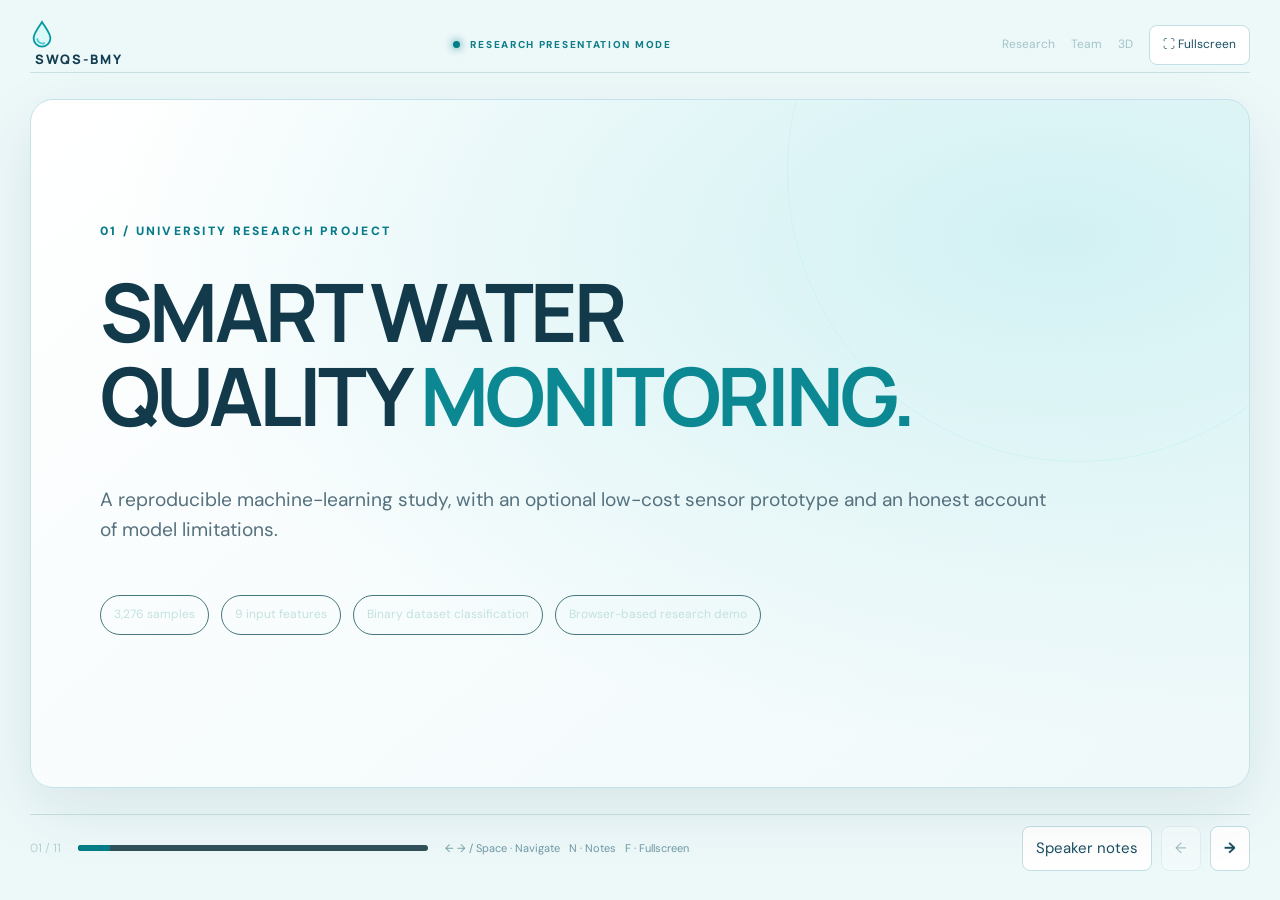
<file: docs/presentation.html>
<!doctype html><html class="swqs-luxury" lang="en"><head><meta charset="UTF-8"/><meta name="viewport" content="width=device-width,initial-scale=1"/><meta name="description" content="Presentation mode for the Smart Water Quality Monitoring university research project."/><title>SWQS-BMY | Presentation Mode</title><link rel="stylesheet" href="./assets/presentation.css"/><link rel="stylesheet" href="./assets/luxury-v2.css"><link rel="stylesheet" href="./assets/visual-director-v3.css?v=3"><link rel="stylesheet" href="./assets/identity-v4.css?v=4"></head><body class="swqs-light page-presentation">
<div class="presenter"><header class="presenter-nav"><a class="brand" href="./"><svg class="swqs-identity-drop" viewBox="0 0 36 45" fill="none" xmlns="http://www.w3.org/2000/svg" aria-hidden="true"><path d="M18 3C12.5 12 5 21.1 5 28.2a13 13 0 0 0 26 0C31 21.1 23.5 12 18 3Z" stroke="#0798A4" stroke-width="2.8" fill="#DAF9F9"/><path d="M10.5 29.5c1.4 5.6 6.2 8 11.1 6.6" stroke="#4BCAD3" stroke-width="2.8" stroke-linecap="round"/></svg> &nbsp;SWQS-BMY</a><div class="nav-status"><i></i> RESEARCH PRESENTATION MODE</div><div class="nav-links"><a href="./research.html">Research</a><a href="./team.html">Team</a><a href="./experience.html">3D</a><button type="button" id="fullscreen" title="Toggle fullscreen">⛶ Fullscreen</button></div></header>
<div class="slide-container"><article class="slide" id="slideContent" aria-live="polite" aria-label="Presentation slide"></article></div>
<div class="presenter-bottom"><div class="bottom-left"><span id="currentLabel">01 / 11</span><div class="progress"><span id="progressFill"></span></div><span class="keyboard-help">← → / Space · Navigate &nbsp; N · Notes &nbsp; F · Fullscreen</span></div><div class="nav-buttons"><button id="notesToggle" type="button">Speaker notes</button><button id="prev" type="button" aria-label="Previous slide">←</button><button id="next" type="button" aria-label="Next slide">→</button></div></div>
<div class="notes hidden" id="speakerNotes" aria-live="polite"><strong>Presenter notes</strong><p id="notesText"></p></div></div>
<script src="./assets/presentation.js" defer></script>
<script src="./assets/luxury-v2.js" defer></script><script src="./assets/visual-director-v3.js?v=3" defer></script><script src="./assets/identity-v4.js?v=4" defer></script></body></html>
</file>
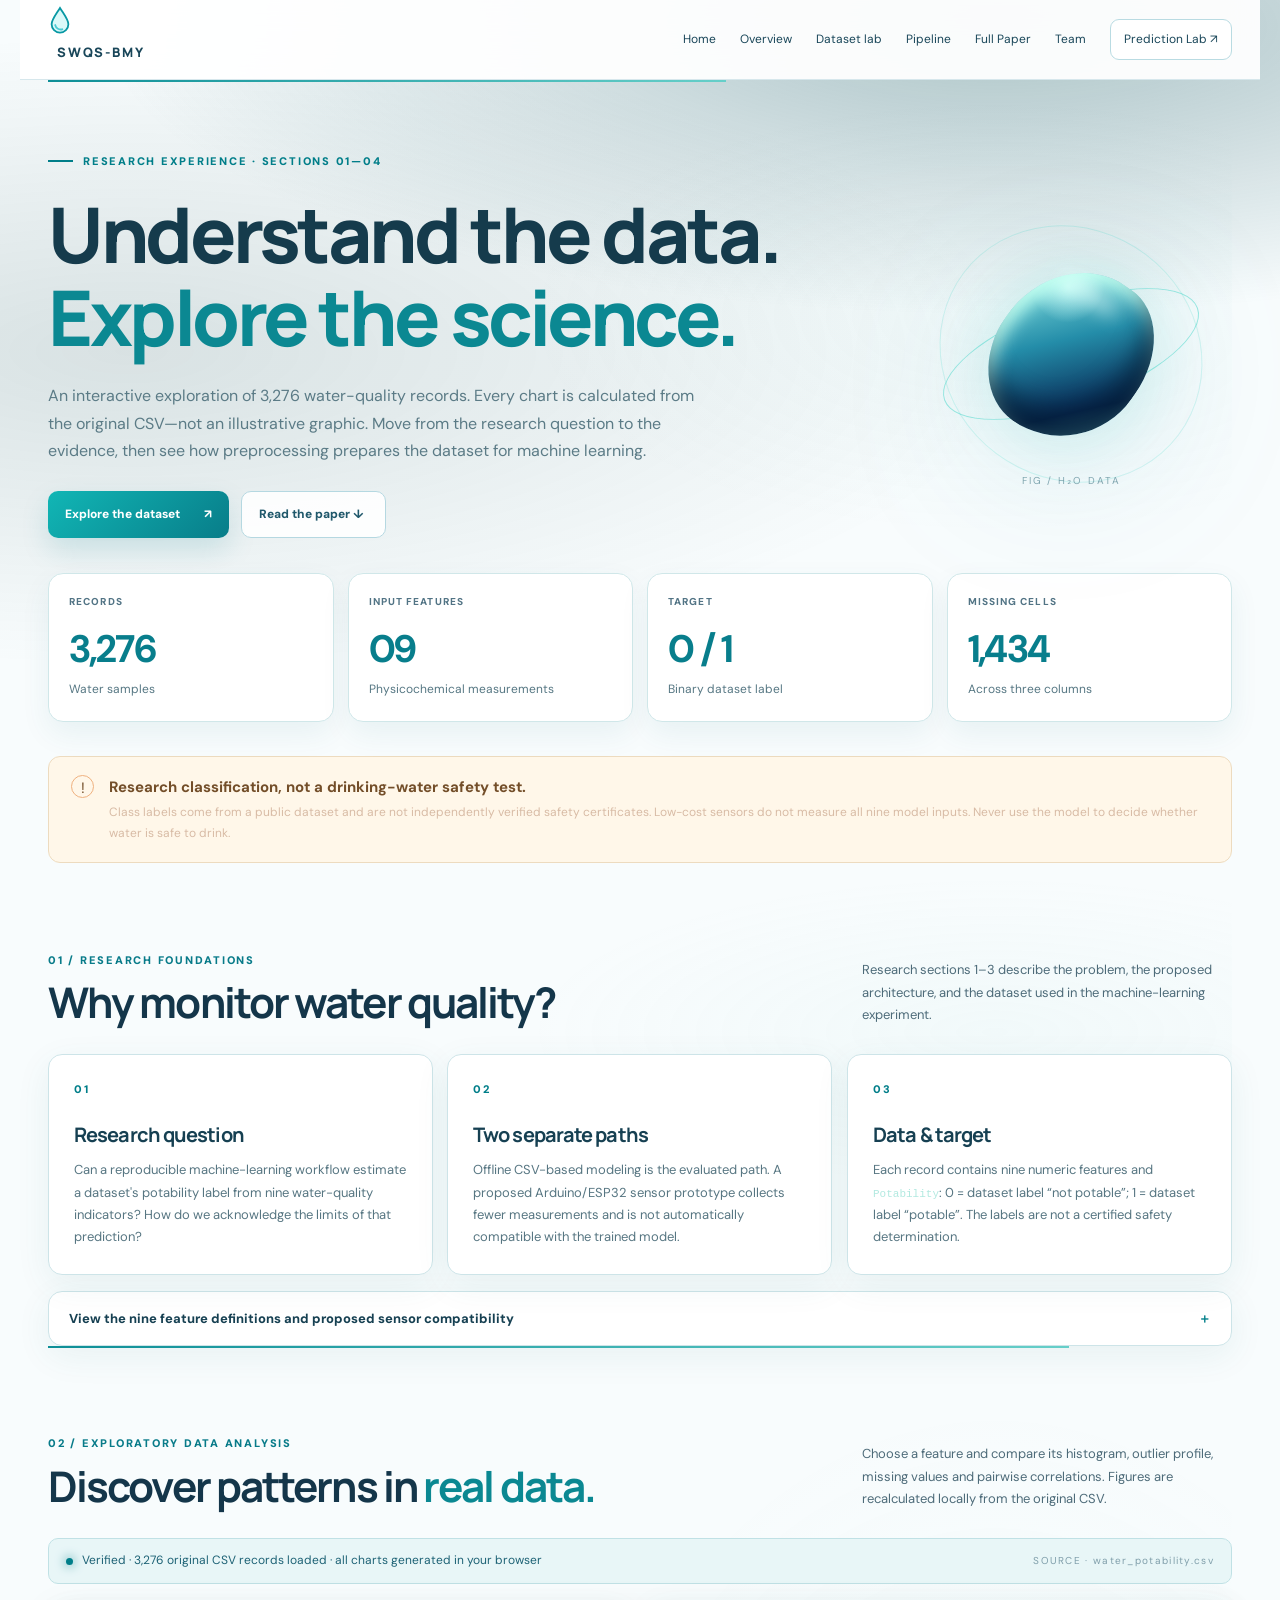
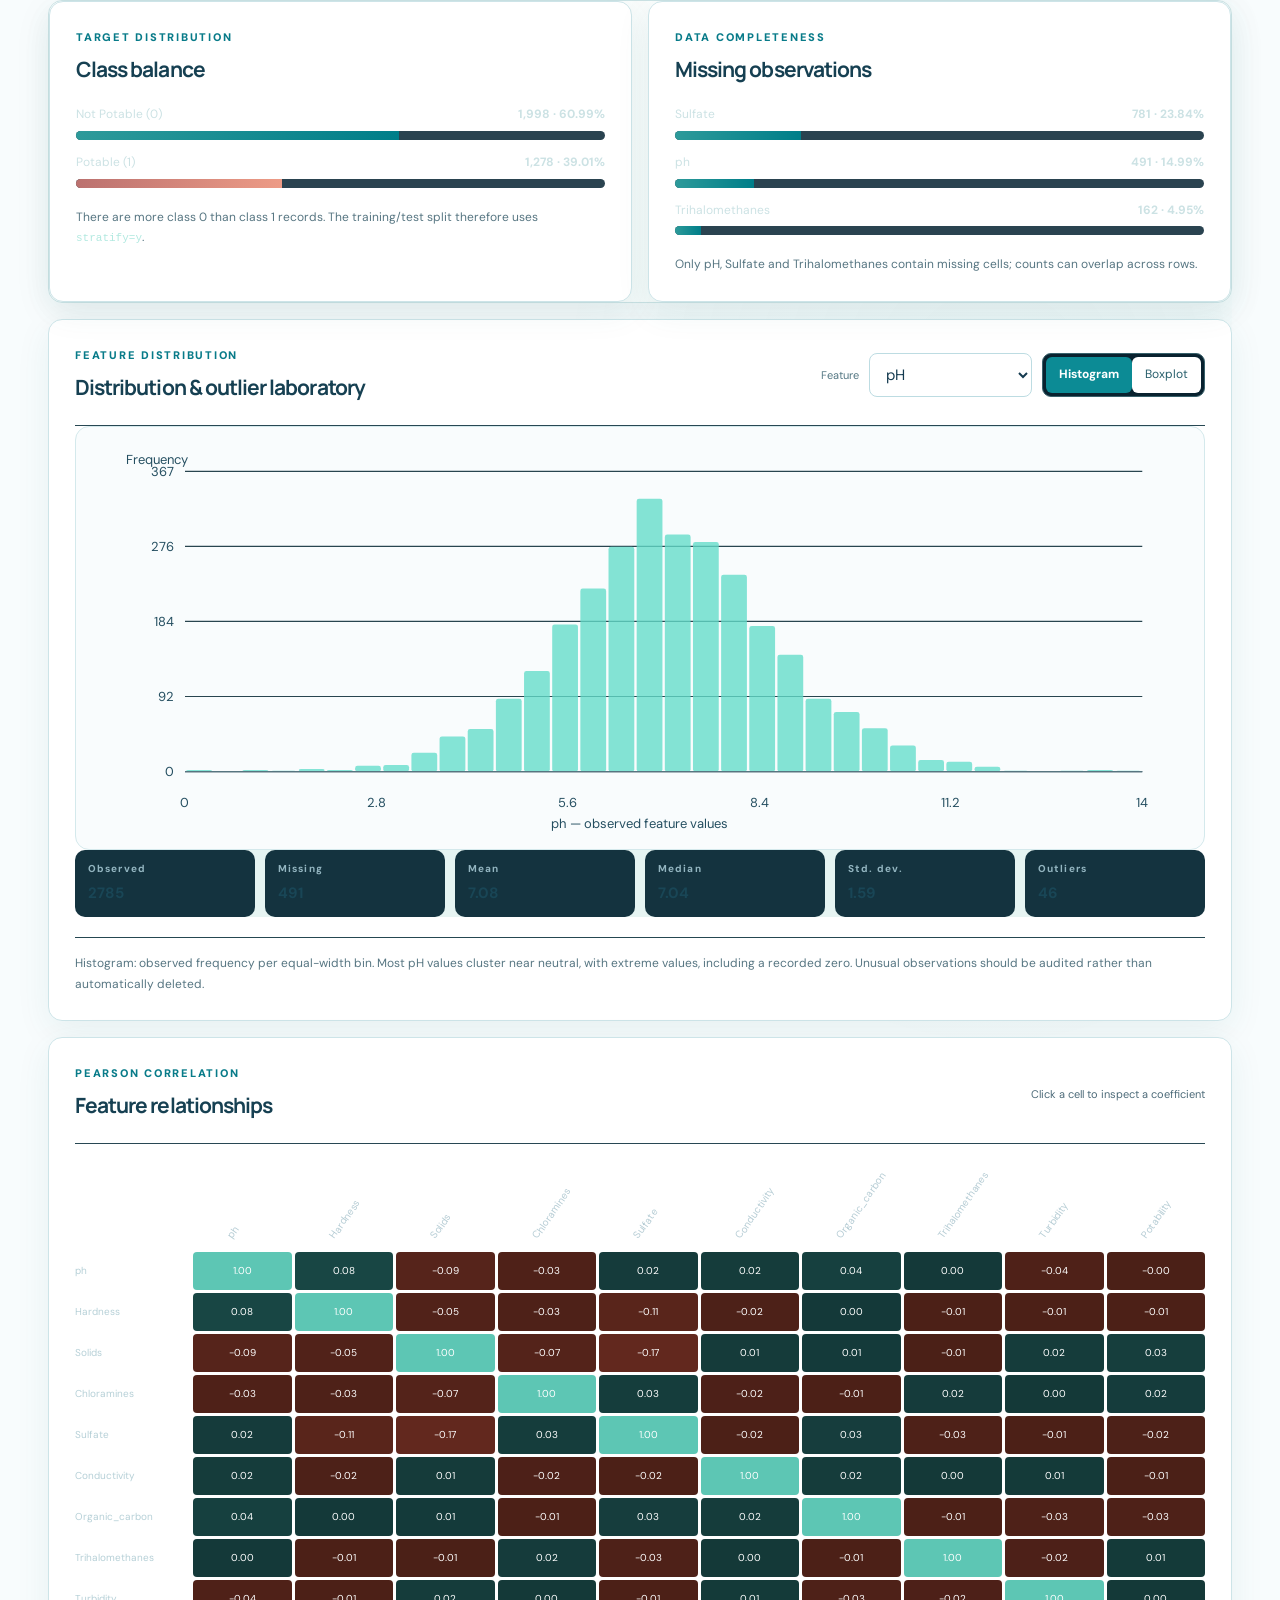
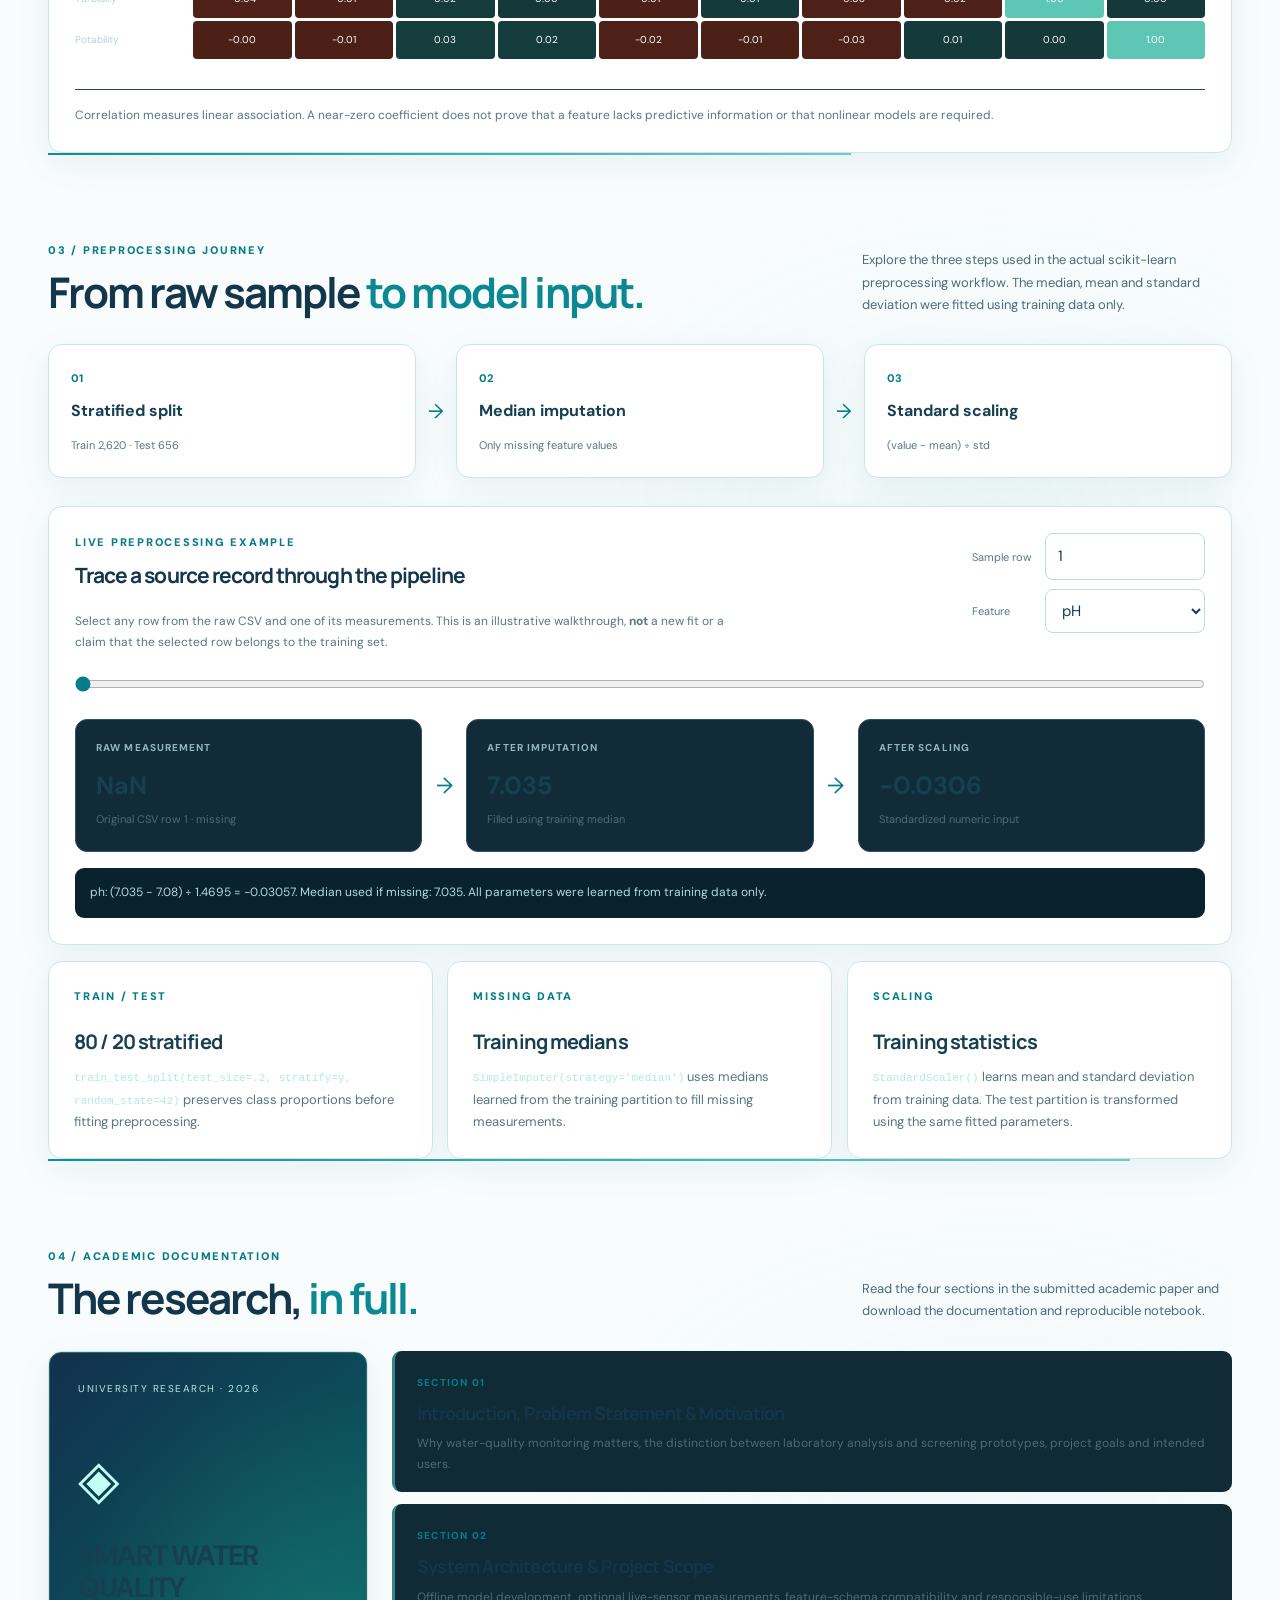
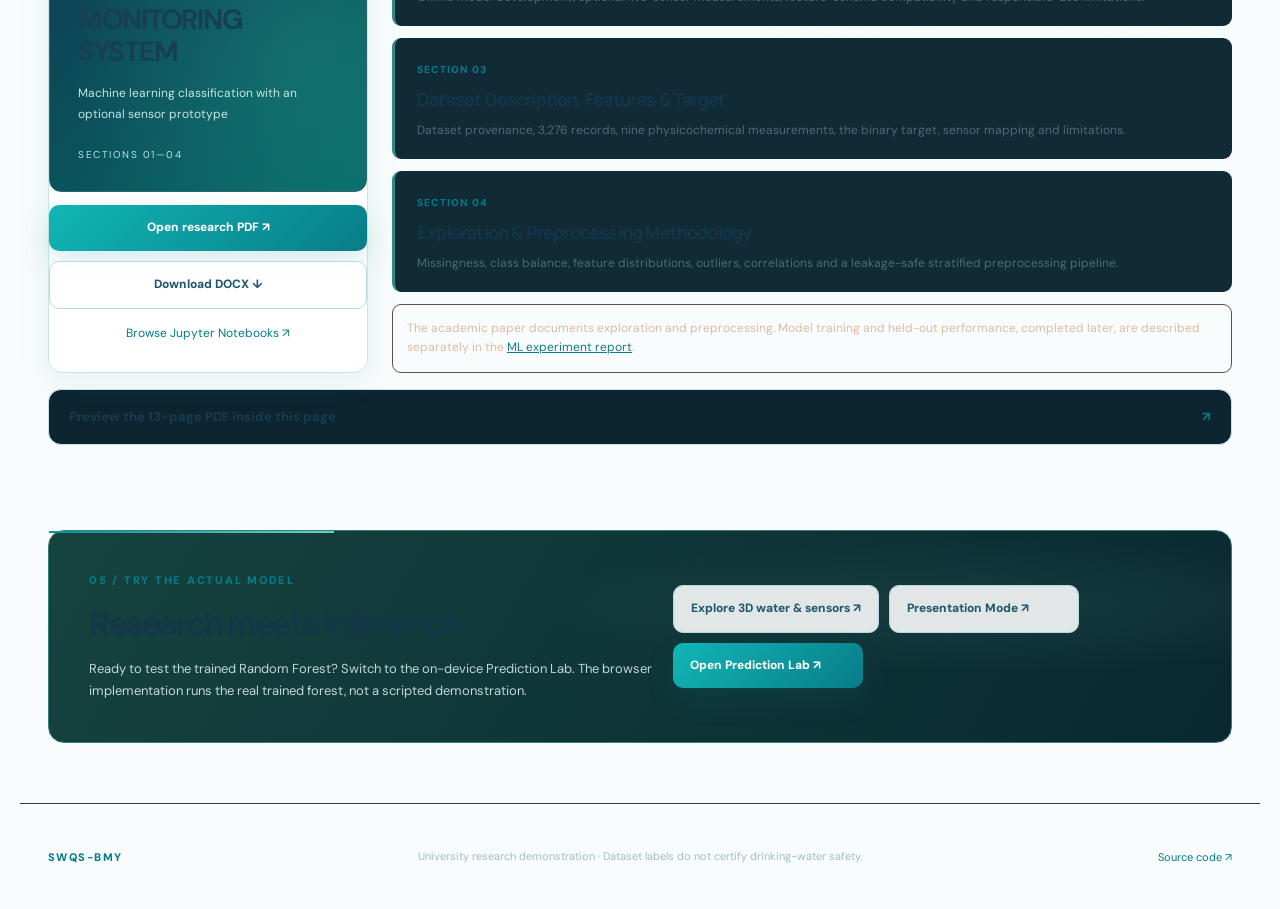
<file: docs/research.html>
<!doctype html>
<html class="swqs-luxury" lang="en">
<head>
<meta charset="UTF-8"/><meta name="viewport" content="width=device-width, initial-scale=1"/>
<title>SWQS-BMY | Interactive Data Explorer</title>
<meta name="description" content="Explore the actual water potability dataset, feature distributions, correlations, preprocessing pipeline and university research paper."/>
<link rel="stylesheet" href="./assets/research.css"/>
<link rel="stylesheet" href="./assets/luxury-v2.css"><link rel="stylesheet" href="./assets/visual-director-v3.css?v=3"><link rel="stylesheet" href="./assets/identity-v4.css?v=4"></head>
<body class="swqs-light page-research">
<div class="ambient" aria-hidden="true"></div>
<header class="nav"><a class="brand" href="./"><span class="mark"><svg class="swqs-identity-drop" viewBox="0 0 36 45" fill="none" xmlns="http://www.w3.org/2000/svg" aria-hidden="true"><path d="M18 3C12.5 12 5 21.1 5 28.2a13 13 0 0 0 26 0C31 21.1 23.5 12 18 3Z" stroke="#0798A4" stroke-width="2.8" fill="#DAF9F9"/><path d="M10.5 29.5c1.4 5.6 6.2 8 11.1 6.6" stroke="#4BCAD3" stroke-width="2.8" stroke-linecap="round"/></svg></span> SWQS-BMY</a><nav aria-label="Primary navigation"><a href="./">Home</a><a href="#overview">Overview</a><a href="#explorer">Dataset lab</a><a href="#pipeline">Pipeline</a><a href="./paper.html">Full Paper</a><a href="./team.html">Team</a><a class="nav-cta" href="./lab.html#prediction-form">Prediction Lab ↗</a></nav><button id="navToggle" class="nav-toggle" type="button" aria-label="Open navigation">☰</button></header>
<main>
<section class="hero" id="overview"><div class="hero-label"><i></i> RESEARCH EXPERIENCE · SECTIONS 01—04</div><div class="hero-layout"><div><h1>Understand the data.<br/><em>Explore the science.</em></h1><p class="lede">An interactive exploration of 3,276 water-quality records. Every chart is calculated from the original CSV—not an illustrative graphic. Move from the research question to the evidence, then see how preprocessing prepares the dataset for machine learning.</p><div class="hero-actions"><a class="btn solid" href="#explorer">Explore the dataset <span>↗</span></a><a class="btn outline" href="#paper">Read the paper ↓</a></div></div><div class="water-art" aria-hidden="true"><div class="water-ring ring-a"></div><div class="water-ring ring-b"></div><div class="water-drop"><span></span></div><small>FIG / H₂O DATA</small></div></div><div class="stats"><div><span>RECORDS</span><strong id="statSamples">3,276</strong><small>Water samples</small></div><div><span>INPUT FEATURES</span><strong>09</strong><small>Physicochemical measurements</small></div><div><span>TARGET</span><strong>0 / 1</strong><small>Binary dataset label</small></div><div><span>MISSING CELLS</span><strong id="statMissing">1,434</strong><small>Across three columns</small></div></div></section>
<div class="caution" role="note"><span>!</span><div><strong>Research classification, not a drinking-water safety test.</strong><p>Class labels come from a public dataset and are not independently verified safety certificates. Low-cost sensors do not measure all nine model inputs. Never use the model to decide whether water is safe to drink.</p></div></div>
<section class="section chapter" id="study"><div class="section-heading"><div><div class="kicker">01 / RESEARCH FOUNDATIONS</div><h2>Why monitor water quality?</h2></div><p>Research sections 1–3 describe the problem, the proposed architecture, and the dataset used in the machine-learning experiment.</p></div><div class="chapter-grid"><article class="tile"><div class="tile-num">01</div><h3>Research question</h3><p>Can a reproducible machine-learning workflow estimate a dataset's potability label from nine water-quality indicators? How do we acknowledge the limits of that prediction?</p></article><article class="tile"><div class="tile-num">02</div><h3>Two separate paths</h3><p>Offline CSV-based modeling is the evaluated path. A proposed Arduino/ESP32 sensor prototype collects fewer measurements and is not automatically compatible with the trained model.</p></article><article class="tile"><div class="tile-num">03</div><h3>Data &amp; target</h3><p>Each record contains nine numeric features and <code>Potability</code>: 0 = dataset label “not potable”; 1 = dataset label “potable”. The labels are not a certified safety determination.</p></article></div><details class="feature-info"><summary>View the nine feature definitions and proposed sensor compatibility <span>＋</span></summary><div class="table-scroll"><table><thead><tr><th>Feature</th><th>What it describes</th><th>Low-cost kit correspondence</th></tr></thead><tbody><tr><td>pH</td><td>Acidity / alkalinity</td><td>pH probe — direct with calibration</td></tr><tr><td>Hardness</td><td>Mainly dissolved calcium and magnesium</td><td>Requires an additional suitable test</td></tr><tr><td>Solids</td><td>Total dissolved solids in the dataset</td><td>TDS sensor is an approximate proxy, not automatically equivalent</td></tr><tr><td>Chloramines</td><td>Disinfectant-related concentration</td><td>Dedicated chemistry needed</td></tr><tr><td>Sulfate</td><td>Sulfate ion concentration</td><td>Dedicated assay needed</td></tr><tr><td>Conductivity</td><td>Electrical conductivity</td><td>Direct with optional calibrated EC sensor</td></tr><tr><td>Organic_carbon</td><td>Organic carbon-related measurement</td><td>Not measured by basic kit</td></tr><tr><td>Trihalomethanes</td><td>Disinfection by-products</td><td>Specialized laboratory analysis</td></tr><tr><td>Turbidity</td><td>Optical cloudiness / suspended matter</td><td>Turbidity sensor — calibration important</td></tr></tbody></table></div><p class="table-note">Temperature can be added to the sensor prototype, but is not one of the nine features in this dataset.</p></details></section>
<section class="section explorer" id="explorer"><div class="section-heading"><div><div class="kicker">02 / EXPLORATORY DATA ANALYSIS</div><h2>Discover patterns in <em>real data.</em></h2></div><p>Choose a feature and compare its histogram, outlier profile, missing values and pairwise correlations. Figures are recalculated locally from the original CSV.</p></div>
<div class="status-line"><span class="status-dot"></span><span id="dataStatus">Loading original data…</span><span class="status-line-right">SOURCE · water_potability.csv</span></div>
<div class="top-insights"><div class="insight"><div class="kicker">TARGET DISTRIBUTION</div><h3>Class balance</h3><div id="balanceChart" class="horizontal-bars" aria-label="Class balance chart"></div><p class="note">There are more class 0 than class 1 records. The training/test split therefore uses <code>stratify=y</code>.</p></div><div class="insight"><div class="kicker">DATA COMPLETENESS</div><h3>Missing observations</h3><div id="missingChart" class="horizontal-bars" aria-label="Missing values chart"></div><p class="note">Only pH, Sulfate and Trihalomethanes contain missing cells; counts can overlap across rows.</p></div></div>
<div class="lab-card"><div class="lab-bar"><div><div class="kicker">FEATURE DISTRIBUTION</div><h3>Distribution &amp; outlier laboratory</h3></div><div class="controls"><label for="featureSelect">Feature</label><select id="featureSelect" aria-label="Feature to analyze"><option value="ph">pH</option><option>Hardness</option><option>Solids</option><option>Chloramines</option><option>Sulfate</option><option>Conductivity</option><option>Organic_carbon</option><option>Trihalomethanes</option><option>Turbidity</option></select><div class="tabs" role="group" aria-label="Chart type"><button class="active" id="histMode" type="button" aria-pressed="true">Histogram</button><button id="boxMode" type="button" aria-pressed="false">Boxplot</button></div></div></div><div id="chartArea" class="chart-area" aria-live="polite"><div class="loading">Loading feature chart…</div></div><div id="featureStats" class="stat-strip" aria-live="polite"></div><p class="lab-explain" id="featureInterpretation"></p></div>
<div class="lab-card matrix-card"><div class="lab-bar"><div><div class="kicker">PEARSON CORRELATION</div><h3>Feature relationships</h3></div><span class="subtle-label">Click a cell to inspect a coefficient</span></div><div class="matrix-scroll"><div id="corrMatrix" class="corr-matrix"></div></div><p class="lab-explain" id="correlationInsight">Correlation measures linear association. A near-zero coefficient does not prove that a feature lacks predictive information or that nonlinear models are required.</p></div></section>
<section class="section process" id="pipeline"><div class="section-heading"><div><div class="kicker">03 / PREPROCESSING JOURNEY</div><h2>From raw sample <em>to model input.</em></h2></div><p>Explore the three steps used in the actual scikit-learn preprocessing workflow. The median, mean and standard deviation were fitted using training data only.</p></div><div class="flow"><div class="flow-step"><span>01</span><strong>Stratified split</strong><small>Train 2,620 · Test 656</small></div><span class="connector">→</span><div class="flow-step"><span>02</span><strong>Median imputation</strong><small>Only missing feature values</small></div><span class="connector">→</span><div class="flow-step"><span>03</span><strong>Standard scaling</strong><small>(value − mean) ÷ std</small></div></div>
<div class="demo-card"><div class="demo-header"><div><div class="kicker">LIVE PREPROCESSING EXAMPLE</div><h3>Trace a source record through the pipeline</h3><p class="note">Select any row from the raw CSV and one of its measurements. This is an illustrative walkthrough, <b>not</b> a new fit or a claim that the selected row belongs to the training set.</p></div><div class="demo-controls"><label for="rowIndex">Sample row</label><input id="rowIndex" type="number" min="1" max="3276" value="1"/><label for="pipelineFeature">Feature</label><select id="pipelineFeature"><option value="ph">pH</option><option>Hardness</option><option>Solids</option><option>Chloramines</option><option>Sulfate</option><option>Conductivity</option><option>Organic_carbon</option><option>Trihalomethanes</option><option>Turbidity</option></select></div></div><input class="row-slider" type="range" id="rowSlider" min="1" max="3276" value="1" aria-label="Choose dataset record"/><div class="transform-grid"><div><span class="transform-kicker">RAW MEASUREMENT</span><strong id="rawValue">—</strong><small id="rawNote">From original CSV</small></div><span class="transform-arrow">→</span><div><span class="transform-kicker">AFTER IMPUTATION</span><strong id="imputedValue">—</strong><small id="imputeNote">Training-only median if missing</small></div><span class="transform-arrow">→</span><div><span class="transform-kicker">AFTER SCALING</span><strong id="scaledValue">—</strong><small id="scaleNote">Training mean &amp; standard deviation</small></div></div><div class="math-line" id="mathExplain">Loading preprocessing parameters…</div></div>
<div class="method-grid"><article class="tile"><div class="tile-num">TRAIN / TEST</div><h3>80 / 20 stratified</h3><p><code>train_test_split(test_size=.2, stratify=y, random_state=42)</code> preserves class proportions before fitting preprocessing.</p></article><article class="tile"><div class="tile-num">MISSING DATA</div><h3>Training medians</h3><p><code>SimpleImputer(strategy='median')</code> uses medians learned from the training partition to fill missing measurements.</p></article><article class="tile"><div class="tile-num">SCALING</div><h3>Training statistics</h3><p><code>StandardScaler()</code> learns mean and standard deviation from training data. The test partition is transformed using the same fitted parameters.</p></article></div></section>
<section class="section paper" id="paper"><div class="section-heading"><div><div class="kicker">04 / ACADEMIC DOCUMENTATION</div><h2>The research, <em>in full.</em></h2></div><p>Read the four sections in the submitted academic paper and download the documentation and reproducible notebook.</p></div><div class="paper-layout"><div class="paper-summary"><div class="paper-cover"><div>UNIVERSITY RESEARCH · 2026</div><div class="paper-drop">◈</div><strong>SMART WATER<br/>QUALITY<br/>MONITORING<br/>SYSTEM</strong><p>Machine learning classification with an optional sensor prototype</p><span>SECTIONS 01—04</span></div><div class="paper-links"><a class="btn solid" href="./academic/Smart_Water_Quality_Paper.pdf" target="_blank" rel="noopener">Open research PDF ↗</a><a class="btn outline" href="./academic/Smart_Water_Quality_Paper.docx" download>Download DOCX ↓</a><a class="text-link" href="https://github.com/Miqnaas/SWQS-BMY/tree/main/notebooks" target="_blank" rel="noopener">Browse Jupyter Notebooks ↗</a></div></div><div class="paper-sections"><article><span>SECTION 01</span><h3>Introduction, Problem Statement &amp; Motivation</h3><p>Why water-quality monitoring matters, the distinction between laboratory analysis and screening prototypes, project goals and intended users.</p></article><article><span>SECTION 02</span><h3>System Architecture &amp; Project Scope</h3><p>Offline model development, optional live-sensor measurements, feature-schema compatibility and responsible-use limitations.</p></article><article><span>SECTION 03</span><h3>Dataset Description, Features &amp; Target</h3><p>Dataset provenance, 3,276 records, nine physicochemical measurements, the binary target, sensor mapping and limitations.</p></article><article><span>SECTION 04</span><h3>Exploration &amp; Preprocessing Methodology</h3><p>Missingness, class balance, feature distributions, outliers, correlations and a leakage-safe stratified preprocessing pipeline.</p></article><div class="paper-note">The academic paper documents exploration and preprocessing. Model training and held-out performance, completed later, are described separately in the <a href="https://github.com/Miqnaas/SWQS-BMY/blob/main/MODEL_REPORT.md" target="_blank" rel="noopener">ML experiment report</a>.</div></div></div><details class="pdf-preview"><summary>Preview the 13-page PDF inside this page <span>↗</span></summary><iframe loading="lazy" title="Full research paper PDF" src="./academic/Smart_Water_Quality_Paper.pdf#toolbar=1" width="100%" height="650"></iframe></details></section>
<section class="next-step"><div><div class="kicker">05 / TRY THE ACTUAL MODEL</div><h2>Research meets inference.</h2><p>Ready to test the trained Random Forest? Switch to the on-device Prediction Lab. The browser implementation runs the real trained forest, not a scripted demonstration.</p></div><div class="research-next-links"><a class="btn outline" href="./experience.html">Explore 3D water & sensors ↗</a><a class="btn outline" href="./presentation.html">Presentation Mode ↗</a><a class="btn solid" href="./lab.html#prediction-form">Open Prediction Lab ↗</a></div></section>
</main><footer class="footer"><span>SWQS-BMY</span><p>University research demonstration · Dataset labels do not certify drinking-water safety.</p><a href="https://github.com/Miqnaas/SWQS-BMY" target="_blank" rel="noopener">Source code ↗</a></footer>
<script src="./assets/research.js" defer></script>
<script src="./assets/luxury-v2.js" defer></script><script src="./assets/visual-director-v3.js?v=3" defer></script><script src="./assets/identity-v4.js?v=4" defer></script></body></html>
</file>
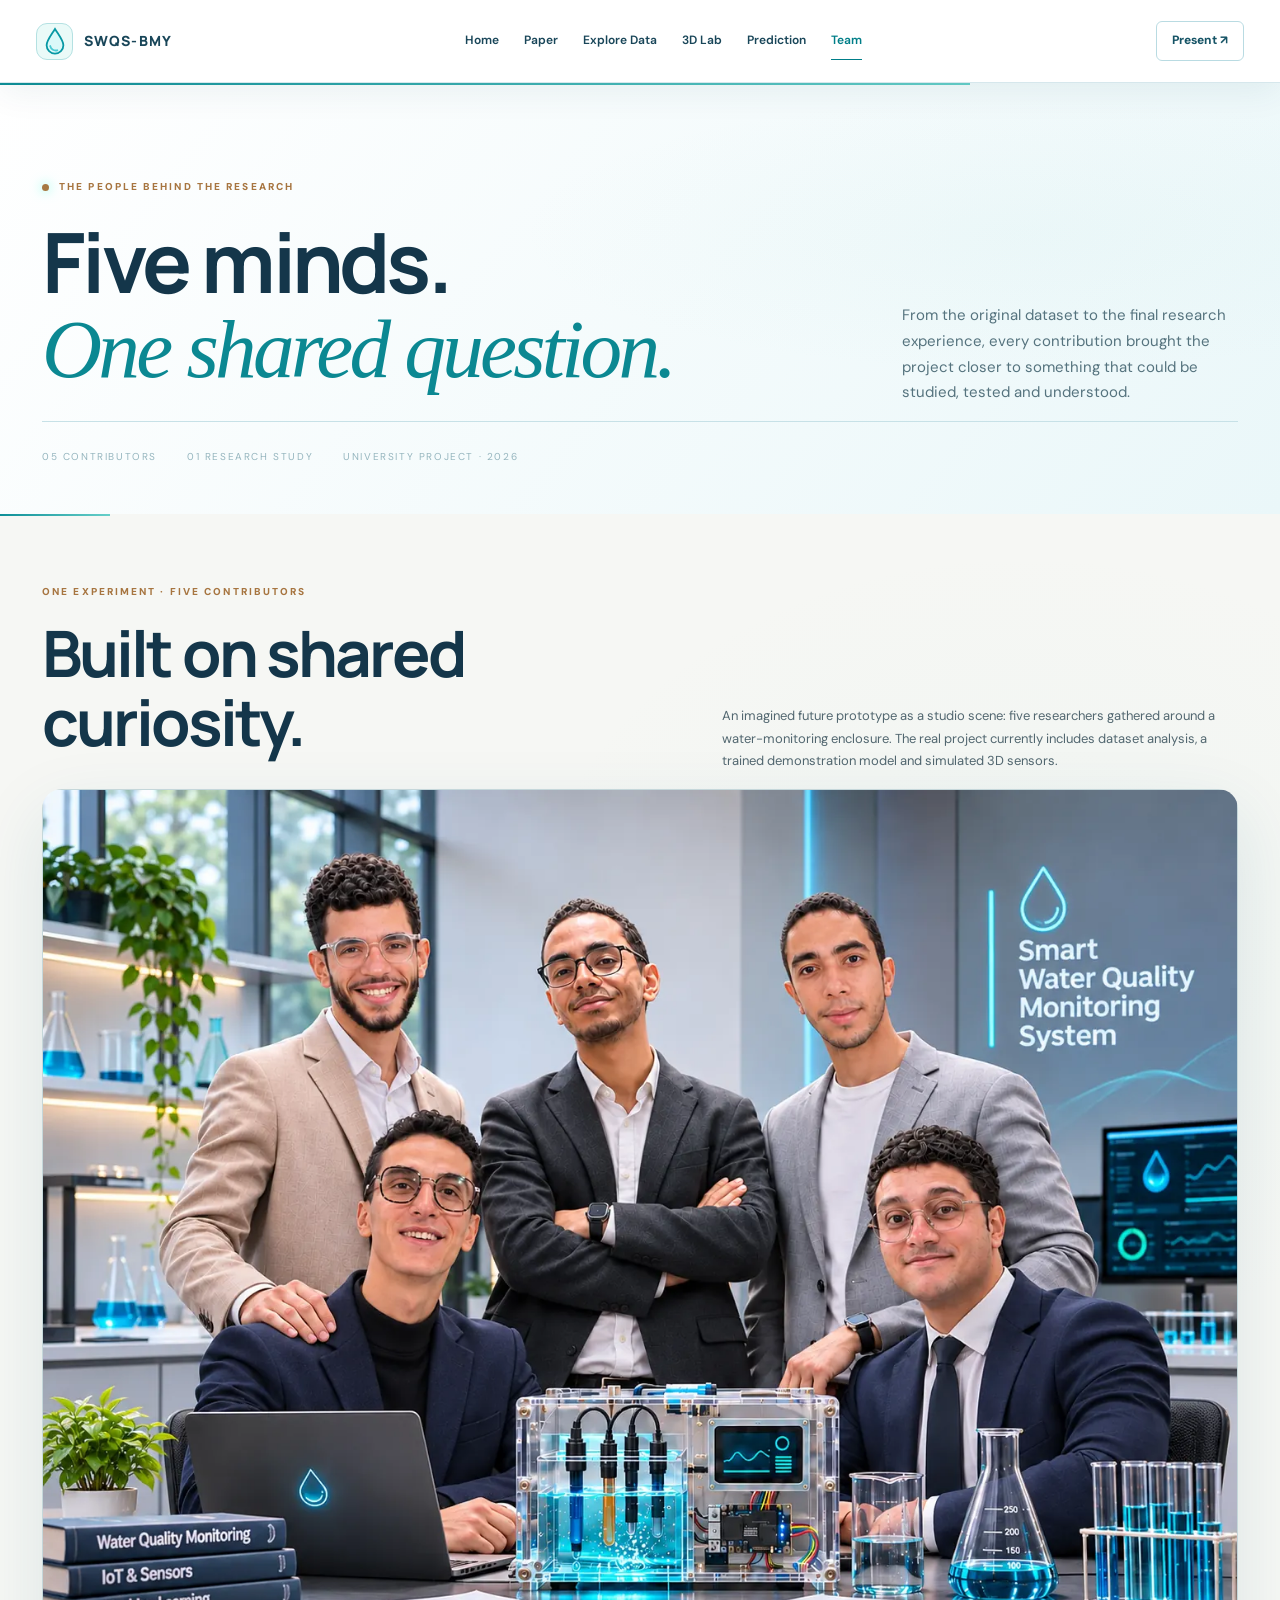
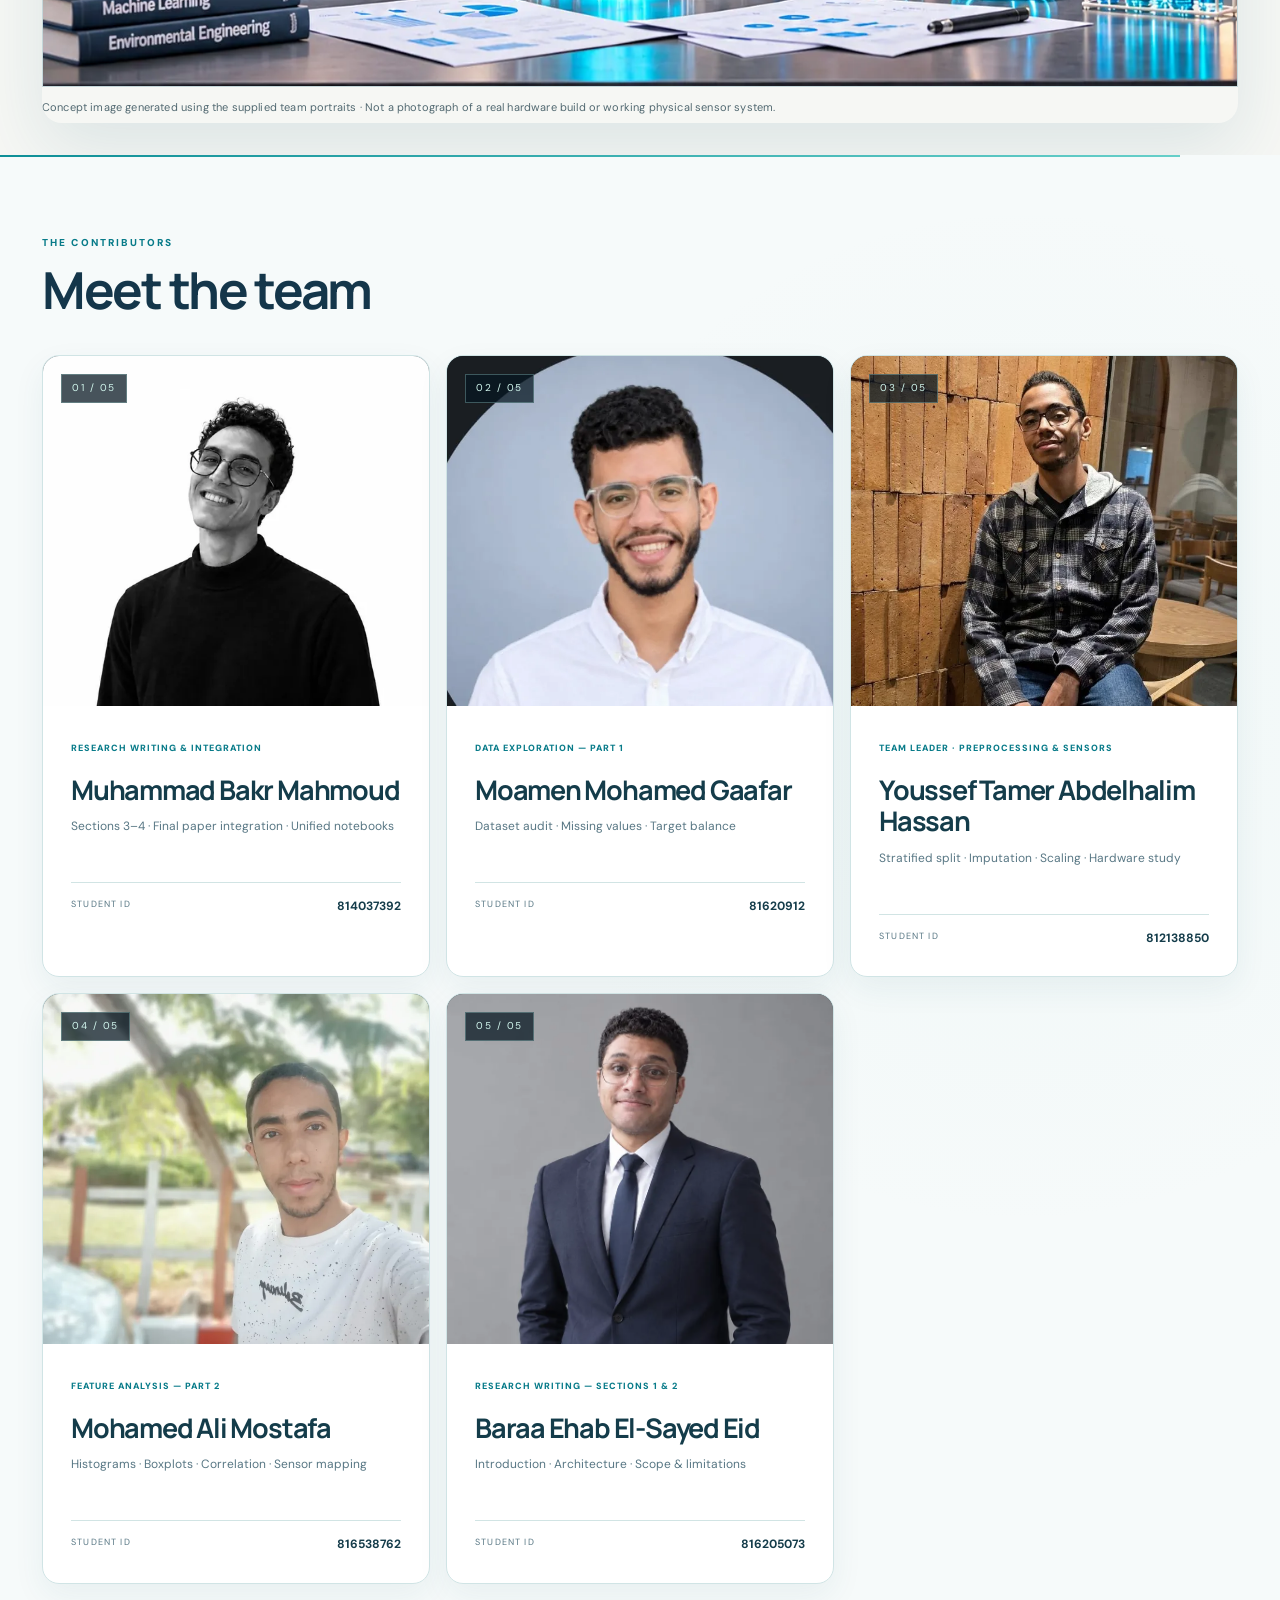
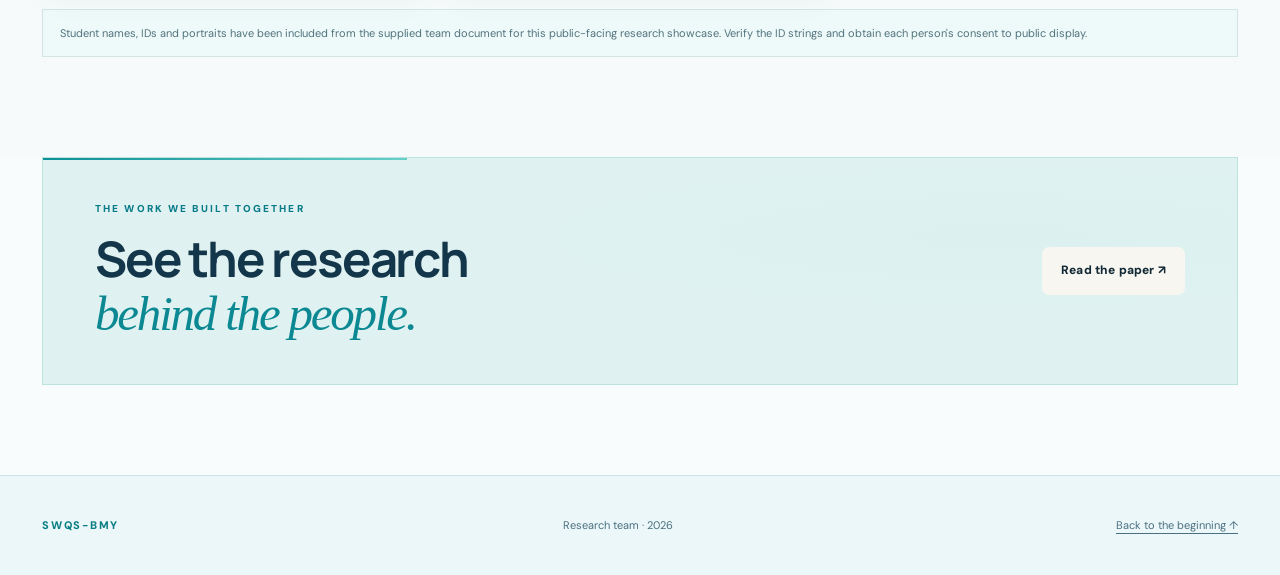
<file: docs/team.html>
<!doctype html><html class="swqs-luxury" lang="en"><head><meta charset="utf-8"><meta name="viewport" content="width=device-width,initial-scale=1"><meta name="description" content="Meet the five student researchers behind Smart Water Quality Monitoring."><title>The Research Team · SWQS-BMY</title><link rel="stylesheet" href="./assets/editorial.css"><link rel="stylesheet" href="./assets/luxury-v2.css"><link rel="stylesheet" href="./assets/visual-director-v3.css?v=3"><link rel="stylesheet" href="./assets/identity-v4.css?v=4"></head><body class="editorial-body swqs-light page-team"><div class="read-progress" id="readProgress"></div><header class="global-header"><a class="brand" href="./"><span class="brand-mark"><svg class="swqs-identity-drop" viewBox="0 0 36 45" fill="none" xmlns="http://www.w3.org/2000/svg" aria-hidden="true"><path d="M18 3C12.5 12 5 21.1 5 28.2a13 13 0 0 0 26 0C31 21.1 23.5 12 18 3Z" stroke="#0798A4" stroke-width="2.8" fill="#DAF9F9"/><path d="M10.5 29.5c1.4 5.6 6.2 8 11.1 6.6" stroke="#4BCAD3" stroke-width="2.8" stroke-linecap="round"/></svg></span> SWQS-BMY</a><button class="nav-toggle" aria-label="Toggle navigation" aria-expanded="false">☰</button><nav class="global-nav"><a href="./">Home</a><a href="./paper.html">Paper</a><a href="./research.html">Explore Data</a><a href="./experience.html">3D Lab</a><a href="./lab.html">Prediction</a><a class="active" href="./team.html">Team</a></nav><a class="header-action" href="./presentation.html">Present ↗</a></header><main><section class="team-intro"><div class="eyebrow amber"><i></i> THE PEOPLE BEHIND THE RESEARCH</div><div class="team-intro-grid"><h1>Five minds.<br><em>One shared question.</em></h1><p>From the original dataset to the final research experience, every contribution brought the project closer to something that could be studied, tested and understood.</p></div><div class="team-meta"><span>05 CONTRIBUTORS</span><span>01 RESEARCH STUDY</span><span>UNIVERSITY PROJECT · 2026</span></div></section><section class="team-group-story"><div class="team-group-heading"><div><div class="eyebrow amber">ONE EXPERIMENT · FIVE CONTRIBUTORS</div><h2>Built on shared curiosity.</h2></div><p>An imagined future prototype as a studio scene: five researchers gathered around a water-monitoring enclosure. The real project currently includes dataset analysis, a trained demonstration model and simulated 3D sensors.</p></div><figure class="team-photo-figure"><img src="./assets/team-approved-photo.webp" alt="Conceptual AI-generated image combining the five members around an illustrative water-quality hardware system in a cinematic laboratory setting"><figcaption>Concept image generated using the supplied team portraits · Not a photograph of a real hardware build or working physical sensor system.</figcaption></figure></section><section class="team-section"><div class="team-heading"><div class="eyebrow">THE CONTRIBUTORS</div><h2>Meet the team</h2></div><div class="team-grid"><article class="team-card"><div class="team-visual"><img src="./assets/team-bakr.webp" alt="Portrait provided for Muhammad Bakr Mahmoud" loading="lazy"><span class="team-index">01 / 05</span></div><div class="team-details"><div class="eyebrow">Research Writing &amp; Integration</div><h2>Muhammad Bakr Mahmoud</h2><p>Sections 3–4 · Final paper integration · Unified notebooks</p><div class="student-id"><span>STUDENT ID</span><strong>814037392</strong></div></div></article>
<article class="team-card"><div class="team-visual"><img src="./assets/team-moamen.webp" alt="Portrait provided for Moamen Mohamed Gaafar" loading="lazy"><span class="team-index">02 / 05</span></div><div class="team-details"><div class="eyebrow">Data Exploration — Part 1</div><h2>Moamen Mohamed Gaafar</h2><p>Dataset audit · Missing values · Target balance</p><div class="student-id"><span>STUDENT ID</span><strong>81620912</strong></div></div></article>
<article class="team-card"><div class="team-visual"><img src="./assets/team-youssef.webp" alt="Portrait provided for Youssef Tamer Abdelhalim Hassan" loading="lazy"><span class="team-index">03 / 05</span></div><div class="team-details"><div class="eyebrow">Team Leader · Preprocessing &amp; Sensors</div><h2>Youssef Tamer Abdelhalim Hassan</h2><p>Stratified split · Imputation · Scaling · Hardware study</p><div class="student-id"><span>STUDENT ID</span><strong>812138850</strong></div></div></article>
<article class="team-card"><div class="team-visual"><img src="./assets/team-mohamed-ali.webp" alt="Portrait provided for Mohamed Ali Mostafa" loading="lazy"><span class="team-index">04 / 05</span></div><div class="team-details"><div class="eyebrow">Feature Analysis — Part 2</div><h2>Mohamed Ali Mostafa</h2><p>Histograms · Boxplots · Correlation · Sensor mapping</p><div class="student-id"><span>STUDENT ID</span><strong>816538762</strong></div></div></article>
<article class="team-card"><div class="team-visual"><img src="./assets/team-baraa.webp" alt="Portrait provided for Baraa Ehab El-Sayed Eid" loading="lazy"><span class="team-index">05 / 05</span></div><div class="team-details"><div class="eyebrow">Research Writing — Sections 1 &amp; 2</div><h2>Baraa Ehab El-Sayed Eid</h2><p>Introduction · Architecture · Scope &amp; limitations</p><div class="student-id"><span>STUDENT ID</span><strong>816205073</strong></div></div></article></div><div class="team-privacy">Student names, IDs and portraits have been included from the supplied team document for this public-facing research showcase. Verify the ID strings and obtain each person's consent to public display.</div></section><section class="team-cta"><div><div class="eyebrow">THE WORK WE BUILT TOGETHER</div><h2>See the research<br><em>behind the people.</em></h2></div><a class="button button-light" href="./paper.html">Read the paper ↗</a></section></main><footer class="site-footer"><span>SWQS-BMY</span><p>Research team · 2026</p><a href="./">Back to the beginning ↑</a></footer><script src="./assets/editorial.js" defer></script><script src="./assets/luxury-v2.js" defer></script><script src="./assets/visual-director-v3.js?v=3" defer></script><script src="./assets/identity-v4.js?v=4" defer></script></body></html>
</file>
<file: docs/assets/style.css>
:root{--bg:#07131d;--panel:#102330;--panel2:#0b1a26;--border:#29404b;--ink:#ecf8f7;--muted:#90a9b5;--teal:#65e8d0;--blue:#50acd5;--yellow:#e9b87e;--red:#ffa1a2}*{box-sizing:border-box}html{scroll-behavior:smooth}body{background:var(--bg);color:var(--ink);margin:0;font-family:Inter,ui-sans-serif,-apple-system,BlinkMacSystemFont,"Segoe UI",sans-serif;font-size:15px;line-height:1.55;min-height:100vh}body:before{content:"";position:fixed;top:-200px;right:-200px;width:700px;height:700px;border-radius:50%;background:radial-gradient(circle,rgba(28,122,137,.15),transparent 70%);pointer-events:none;z-index:-1}.wrap{max-width:1216px;padding:0 32px;margin:0 auto}.topbar{height:88px;border-bottom:1px solid #1c3942;display:flex;align-items:center;justify-content:space-between}.logo{text-decoration:none;color:#eef;display:flex;gap:12px;align-items:center;font-size:14px;letter-spacing:.18em;font-weight:800}.logo-icon{border:1px solid #5ce2d0;border-radius:13px;color:#6be7d2;width:38px;height:38px;display:grid;place-items:center;font-size:27px}.logo-accent{color:var(--teal)}.topbar-right{display:flex;align-items:center;gap:10px;color:#b2c3ca;font-size:12px}.dot{width:8px;height:8px;background:var(--yellow);border-radius:50%;box-shadow:0 0 12px var(--yellow)}.dot.online{background:var(--teal);box-shadow:0 0 12px var(--teal)}.version{font-size:11px;margin-left:22px;border:1px solid var(--border);border-radius:99px;padding:7px 12px;letter-spacing:.1em;color:var(--muted)}.intro{padding:66px 0 36px}.eyebrow,.panel-eyebrow{font-size:11px;letter-spacing:.15em;font-weight:800;color:var(--teal)}.eyebrow-line{display:inline-block;width:25px;height:2px;background:var(--teal);vertical-align:middle;margin-right:10px}.hero-grid{display:grid;grid-template-columns:1.3fr .7fr;align-items:center;min-height:330px}h1{font-size:clamp(42px,5vw,70px);line-height:1.08;font-weight:770;letter-spacing:-.053em;margin:22px 0}h1 em{font-style:normal;color:var(--teal)}.subtitle{max-width:570px;color:var(--muted);font-size:17px}.trust{display:flex;flex-wrap:wrap;gap:12px;margin-top:24px}.trust span{font-size:11px;color:#b9cbd0;border:1px solid var(--border);padding:7px 10px;border-radius:20px}.orb-wrap{width:330px;height:320px;position:relative;margin-left:auto;display:grid;place-items:center;perspective:600px}.orb{width:185px;height:225px;border-radius:55% 45% 57% 45%/58% 50% 50% 47%;transform:rotate(33deg);background:radial-gradient(circle at 22% 21%,#d8fffbdc,transparent 18%),radial-gradient(circle at 69% 69%,#22687f 0%,#0b3a60 45%,transparent 70%),linear-gradient(125deg,#97efe5,#1a98ad 32%,#0d5277 72%,#c2fff5 100%);box-shadow:inset -20px -25px 40px rgba(1,22,46,.68),inset 7px 9px 27px #9afbef,0 0 56px rgba(25,226,221,.3);position:relative;animation:levitate 6s ease-in-out infinite}.orb-glint{position:absolute;width:90px;height:22px;transform:rotate(-37deg);top:40px;left:19px;border-radius:50%;background:#d2ffffaa;filter:blur(9px)}.orb-back{position:absolute;width:200px;height:200px;border-radius:50%;background:#11bdba25;filter:blur(44px)}.orbit{position:absolute;border:1px solid #3d9aa564;border-radius:50%;transform:rotate(-24deg)}.orbit1{width:300px;height:145px}.orbit2{width:270px;height:280px;transform:rotate(48deg);border-color:#3d9aa52b}.orb-caption{position:absolute;bottom:3px;font-size:10px;letter-spacing:.2em;color:#79a5af}@keyframes levitate{50%{transform:rotate(36deg) translateY(-14px)}}.notice{background:linear-gradient(90deg,#3b2c2a,#1a282d);border:1px solid #6d4d42;border-radius:14px;padding:18px 24px;display:flex;align-items:start;gap:16px;margin-bottom:20px}.notice-icon{flex:none;width:23px;height:23px;display:grid;place-items:center;border:1px solid var(--yellow);color:var(--yellow);border-radius:50%;font-weight:bold}.notice p{margin:0;color:#d9c9bc;font-size:13px}.notice b{color:#ffdebb}.metrics{display:grid;grid-template-columns:repeat(3,minmax(0,1fr));gap:12px}.metric{border:1px solid var(--border);border-radius:14px;background:#0d202d;padding:19px 22px}.metric-label{font-size:10px;font-weight:800;letter-spacing:.13em;color:#95aebd}.metric-value{font-size:29px;font-weight:780;margin:8px 0 3px;letter-spacing:-.04em}.metric-value.alert{color:#ffc09d}.metric-sub{font-size:12px;color:var(--muted)}.section-head{display:flex;justify-content:space-between;align-items:end;gap:30px;margin:75px 0 24px}.section-head h2{font-size:32px;letter-spacing:-.035em;margin:7px 0 8px}.section-head p{color:var(--muted);margin:0;max-width:670px}.muted{color:var(--muted);font-weight:400}.mode-switch{flex:none;display:flex;border:1px solid var(--border);padding:4px;border-radius:12px;background:var(--panel2)}button,select,input{font:inherit}.mode{border:0;padding:11px 16px;border-radius:9px;background:none;color:#adc4cc;cursor:pointer;font-size:12px}.mode.active{background:#204b53;color:var(--teal);font-weight:750}.lab-grid{display:grid;grid-template-columns:1fr 1fr;gap:16px}.panel{border:1px solid var(--border);border-radius:16px;background:linear-gradient(145deg,#102430,#0c1b27);padding:24px;min-width:0}.panel-header{display:flex;justify-content:space-between;align-items:start;gap:14px;padding-bottom:21px;border-bottom:1px solid #24414b;margin-bottom:22px}.panel h3{font-size:20px;letter-spacing:-.025em;margin:5px 0 0}.reset{color:#b0cad2;border:1px solid #2d4d56;border-radius:8px;background:none;cursor:pointer;font-size:12px;padding:8px 11px}.feature-grid{display:grid;grid-template-columns:1fr 1fr;gap:16px 13px}.feature-item label{display:flex;justify-content:space-between;align-items:baseline;color:#d1e3e7;font-size:12px;font-weight:650;margin-bottom:7px}.feature-item label small{font-size:10px;font-weight:400;color:#8ba9b5}.feature-item input{width:100%;padding:12px 13px;color:white;border:1px solid #31525c;border-radius:9px;outline:0;background:#071825;font-size:14px}.feature-item input:focus{border-color:var(--teal);box-shadow:0 0 0 3px #65e8d013}.hint{font-size:11px;color:var(--muted);margin:0}.form-foot{margin-top:22px}.primary-btn{border:0;border-radius:9px;background:var(--teal);color:#052626;font-weight:800;width:100%;margin-top:16px;padding:15px 17px;cursor:pointer;display:flex;justify-content:space-between}.primary-btn:hover{background:#90ffeb}.primary-btn:disabled{opacity:.5;cursor:wait}.cta-arrow{font-size:18px}.hidden{display:none!important}.sample-picker{background:#132e3a;padding:16px;border-radius:12px;border:1px solid #315861;margin-bottom:20px}.sample-picker label{font-size:12px;font-weight:700}.sample-select-row{display:flex;gap:8px;margin:10px 0}.sample-select-row select{flex:1;min-width:0;background:#071825;color:var(--ink);border:1px solid var(--border);padding:10px;border-radius:7px}.subtle-btn{background:#214954;color:var(--teal);border:1px solid #3d7d85;border-radius:7px;font-weight:700;padding:10px;cursor:pointer;font-size:12px}.live-pill{color:#70e9d1;border:1px solid #397269;background:#0c3836;padding:6px 9px;border-radius:20px;font-size:10px;font-weight:800;white-space:nowrap}.result-panel{display:flex;flex-direction:column}.output-placeholder{padding:63px 25px 70px;text-align:center;min-height:320px}.pulse-circle{border:1px solid #245461;background:#102b39;border-radius:50%;width:92px;height:92px;display:grid;place-items:center;margin:auto;color:var(--teal);font-size:45px;animation:pulse 3s infinite}@keyframes pulse{50%{box-shadow:0 0 50px #0b86774d}}.output-placeholder h4{font-size:21px;margin:22px 0 8px}.output-placeholder p{color:var(--muted);font-size:13px;max-width:320px;margin:auto}.output-kicker{font-size:10px;color:var(--teal);letter-spacing:.15em;font-weight:800}.output-label{font-size:29px;line-height:1.25;margin:12px 0;font-weight:780}.output-label.positive{color:#ffce8d}.output-label.negative{color:var(--teal)}.output-model{color:var(--muted);font-size:12px}.score-area{margin:30px 0;padding:20px;border:1px solid #2c4e57;border-radius:12px;background:#102b37}.score-top{display:flex;justify-content:space-between;align-items:center;font-size:13px}.score-top strong{font-size:23px}.score-track{background:#29404b;height:7px;overflow:hidden;border-radius:6px;margin:13px 0}.score-track span{display:block;width:0;height:100%;background:var(--teal);border-radius:6px;transition:width .5s}.score-area p,.matrix-footnote{color:var(--muted);font-size:11px}.warnings{display:grid;gap:7px;margin:12px 0}.warnings div{font-size:12px;background:#59453340;color:#ecc18f;padding:10px;border-radius:8px}.actual-label{color:#acdacf;font-size:12px}.result-caution{margin-top:20px;border-left:3px solid var(--yellow);padding:12px;background:#5a3a292a;color:#e5c39f;font-size:12px}.result-bottom{margin-top:auto;border-top:1px solid #29404b;padding-top:20px;display:grid;grid-template-columns:1fr 1fr;gap:12px}.result-bottom div{display:grid;gap:6px}.result-bottom span{color:#769aa8;font-size:10px;letter-spacing:.1em}.result-bottom b{font-size:11px;font-weight:550;color:#b5d0d5}.section-head.compact{margin-bottom:25px}.eval-grid{display:grid;grid-template-columns:1fr 1fr;gap:16px}.confusion-label{font-size:11px;color:var(--muted);text-align:right;margin:18px 0 8px}.matrix{display:grid;grid-template-columns:100px 1fr 1fr;gap:7px;align-items:stretch}.matrix-cell,.matrix-head{display:grid;place-items:center;border-radius:8px;text-align:center;padding:9px 4px;min-height:66px;font-size:12px}.matrix-head{background:#15313a;color:#bad0d7;min-height:46px}.matrix-cell strong{font-size:25px}.matrix-cell small{font-size:10px;color:#b5c6c9}.matrix-cell.good{background:#16473e}.matrix-cell.danger{background:#633a35}.matrix-cell.neutral{background:#273c4b}.model-bars{display:grid;gap:18px;margin-top:28px}.bar-label{display:flex;justify-content:space-between;font-size:12px;margin-bottom:7px}.bar-track{width:100%;height:9px;border-radius:10px;background:#223d49;overflow:hidden}.bar-track span{height:100%;display:block;background:linear-gradient(90deg,#298f98,var(--teal));border-radius:10px}footer{border-top:1px solid #1f3b45;margin-top:80px;padding:35px 0 45px;color:var(--muted);font-size:12px}.footer-logo{color:var(--teal);font-size:14px;letter-spacing:.15em;font-weight:800}.small{font-size:11px;color:#728e9b}@media(max-width:940px){.hero-grid{grid-template-columns:1fr .5fr}.orb-wrap{transform:scale(.8);transform-origin:center right;width:220px}.lab-grid,.eval-grid{grid-template-columns:1fr}.section-head{flex-direction:column;align-items:start}.mode-switch{align-self:start}}@media(max-width:630px){.wrap{padding:0 18px}.topbar{height:70px}.logo{font-size:11px}.version{display:none}.topbar-right{font-size:10px}.hero-grid{grid-template-columns:1fr}.orb-wrap{margin:20px auto 0;transform:scale(.75);height:225px}.intro{padding-top:44px}h1{font-size:43px}.metrics{grid-template-columns:1fr}.metric{padding:15px}.section-head{margin-top:58px}.section-head h2{font-size:26px}.panel{padding:17px}.feature-grid{gap:12px}.result-bottom{grid-template-columns:1fr}.matrix{grid-template-columns:80px 1fr 1fr}}
@media(prefers-reduced-motion:reduce){*,*:before,*:after{animation:none!important;transition:none!important;scroll-behavior:auto!important}}

/* Stage 2: research explorer navigation and entry point */
.research-nav-link{color:var(--teal);border:1px solid #3e837f;border-radius:9px;padding:8px 12px;font-size:11px;font-weight:800;white-space:nowrap}.research-nav-link:hover{background:#1d4d4e}.research-teaser{margin:20px 0;padding:27px 28px;background:linear-gradient(100deg,#143c42,#0d2a38 62%,#102934);border:1px solid #357d79;border-radius:15px;display:flex;justify-content:space-between;align-items:center;gap:22px}.research-teaser h2{font-size:26px;margin:9px 0 8px;letter-spacing:-.04em}.research-teaser p{font-size:12px;color:#b9d1d3;max-width:650px;margin:0}.research-teaser-cta{border:1px solid #65e8d0;color:var(--teal);padding:13px 16px;border-radius:9px;font-weight:800;min-width:195px;display:flex;justify-content:space-between;white-space:nowrap;font-size:12px}.research-teaser-cta:hover{background:#22565a}@media(max-width:730px){.research-teaser{align-items:start;flex-direction:column;padding:22px}.research-teaser h2{font-size:23px}.research-teaser-cta{width:100%}.research-nav-link{font-size:10px;padding:7px}}

.experience-nav-link{color:#d0ecea;border:1px solid #2c6472;border-radius:9px;padding:8px 12px;font-size:11px;font-weight:800;white-space:nowrap}.experience-nav-link:hover{background:#1d4d4e}.three-teaser{margin:15px 0 25px;padding:26px 28px;border:1px solid #407c83;background:linear-gradient(100deg,#113c4a,#102532);border-radius:15px;display:flex;align-items:center;justify-content:space-between;gap:25px}.three-teaser h2{font-size:24px;margin:9px 0;letter-spacing:-.03em}.three-teaser p{max-width:670px;color:#b3ced4;font-size:12px;margin:0}.three-teaser>a{padding:14px 16px;border-radius:9px;border:1px solid #64dfcc;color:#65e8d0;font-weight:800;font-size:12px;min-width:180px;text-align:center;white-space:nowrap}@media(max-width:800px){.three-teaser{flex-direction:column;align-items:start;padding:22px}.three-teaser h2{font-size:20px}.experience-nav-link{display:none}.three-teaser>a{width:100%}}

.present-nav-link{color:#d7f9ec;border:1px solid #326f6a;border-radius:9px;padding:8px 12px;font-size:11px;font-weight:800;white-space:nowrap}.present-nav-link:hover{background:#194742}@media(max-width:900px){.present-nav-link{display:none}}
</file>
<file: docs/assets/luxury-v2.css>
/* SWQS / Light luxury cinematic theme. Safe, progressive overrides. */
@import url('https://fonts.googleapis.com/css2?family=DM+Sans:wght@400;500;600;700;800&family=Manrope:wght@400;500;600;700;800&display=swap');
html.swqs-luxury{color-scheme:light;scroll-padding-top:85px}html.swqs-luxury body{--bg:#f6faf9;--deep:#f2f8f8;--surface:#fff;--panel:#fff;--panel2:#f3f9f9;--card:#fff;--card2:#eff7f8;--ink:#153647;--muted:#52727b;--aqua:#05818b;--aqua-soft:#087782;--teal:#07808a;--line:#d1e3e6;--border:#cadfe1;--gold:#a77842;background:radial-gradient(ellipse at 90% 2%,#bce9e755,transparent 42%),#f7faf9;color:#163a4a;font-family:'DM Sans',Inter,system-ui,sans-serif}html.swqs-luxury h1,html.swqs-luxury h2,html.swqs-luxury h3{font-family:'Manrope','DM Sans',Inter,sans-serif;color:#13374a;letter-spacing:-.05em}html.swqs-luxury h1 em,html.swqs-luxury h2 em{color:#0b8892}html.swqs-luxury a:focus-visible,html.swqs-luxury button:focus-visible{outline:3px solid #15aab4;outline-offset:3px}
html.swqs-luxury .global-header{background:#ffffffec;border-color:#cfe2e4;box-shadow:0 9px 35px #12475812}html.swqs-luxury .brand,html.swqs-luxury .global-nav a{color:#193a4c}html.swqs-luxury .global-nav a.active,html.swqs-luxury .global-nav a:hover{color:#008c96}html.swqs-luxury .brand-mark{background:#eaf9f7;border-color:#a5cfd1}html.swqs-luxury .header-action{color:#126573;background:#fff;border-color:#b7d7db}html.swqs-luxury .nav-toggle{color:#1b4957;border-color:#bdd9dc}
html.swqs-luxury .eyebrow,html.swqs-luxury .section-index{color:#077d89}html.swqs-luxury .eyebrow.amber{color:#a77540}html.swqs-luxury .button-glow{color:#fff;background:#078b96;box-shadow:0 12px 35px #168a9b32}html.swqs-luxury .button-glow:hover{background:#096f7d}html.swqs-luxury .button-ghost,html.swqs-luxury .button-outline{color:#195569;background:#fffffff0;border:1px solid #b6d6d9}html.swqs-luxury .inline-link{color:#087986;border-color:#61b4b8}
html.swqs-luxury .cinematic-hero{background:radial-gradient(circle at 78% 45%,#c9f3ee,#edf9f8 45%,#fcfdfc 82%)}html.swqs-luxury .hero-art{opacity:.14;filter:saturate(.3) brightness(1.7);mix-blend-mode:multiply}html.swqs-luxury .hero-vignette{background:linear-gradient(90deg,#fffefa 0%,#fcfdfbee 26%,#eef8f8b6 47%,#d1f2f11c 82%),linear-gradient(0deg,#e9f7f6,transparent 26%)}html.swqs-luxury .hero-copy h1{color:#123348;text-shadow:none}html.swqs-luxury .hero-copy p,html.swqs-luxury .chapter-mini,html.swqs-luxury .hero-bottom,html.swqs-luxury .science-caution{color:#526f7b}html.swqs-luxury .hero-bottom{background:#f9fdfd9c;border-color:#c9dfe2}html.swqs-luxury .hero-3d-viewer{background:radial-gradient(circle at 52% 44%,#78dacb32,transparent 65%)}html.swqs-luxury .hero-3d-inspector{background:#fffffff2;color:#174556;border:1px solid #bddddd;box-shadow:0 18px 55px #1e626527}html.swqs-luxury .hero-3d-inspector p,html.swqs-luxury .hero-3d-hint{color:#617d88}html.swqs-luxury .hero-3d-inspector small{color:#10838a}html.swqs-luxury .hero-3d-actions button,html.swqs-luxury .hero-3d-hotspots button{background:#ffffffeb;color:#154456;border:1px solid #b8d4d8}html.swqs-luxury .hero-3d-hotspots button[aria-pressed=true]{background:#07858e;color:#fff}
html.swqs-luxury .evidence-strip{background:#edf6f5;border-color:#d6e5e5}html.swqs-luxury .evidence-strip>div{border-color:#d1e0e3}html.swqs-luxury .evidence-strip span,html.swqs-luxury .evidence-strip p{color:#55747f}html.swqs-luxury .evidence-strip b{color:#173b4d}
html.swqs-luxury .opening-grid p,html.swqs-luxury .section-heading-paired p,html.swqs-luxury .model-header p{color:#536f7b}html.swqs-luxury .chapters-section{background:linear-gradient(180deg,#f7faf9,#edf6f5)}html.swqs-luxury .journey-card{background:linear-gradient(150deg,#ffffff,#f0f8f8);border:1px solid #cfe3e4;border-radius:18px;box-shadow:0 10px 45px #1745560c;transform-style:preserve-3d}html.swqs-luxury .journey-card h3{color:#14394a}html.swqs-luxury .journey-card p,html.swqs-luxury .journey-top{color:#587781}html.swqs-luxury .journey-icon,html.swqs-luxury .journey-top span:last-child{color:#078894}html.swqs-luxury .journey-foot{color:#956c3f}html.swqs-luxury .journey-card:hover{background:#fff;border-color:#79bec3;box-shadow:0 28px 70px #0c718028}html.swqs-luxury .science-feature{background:#e9f5f4}html.swqs-luxury .science-copy p{color:#54717b}
html.swqs-luxury .model-section{background:#fff}html.swqs-luxury .flow-visual>div{background:linear-gradient(140deg,#fff,#edf7f7);border:1px solid #cde3e4;border-radius:15px;color:#143c4d}html.swqs-luxury .flow-visual strong{color:#133e4d}html.swqs-luxury .model-warning{background:#fff6ec;border-color:#f1d8ae;color:#7f5438}
html.swqs-luxury .method-interactive{background:radial-gradient(circle at 75% 8%,#c3eae8,#eff8f7 62%);border-color:#d1e5e6}html.swqs-luxury .method-interactive p{color:#577581}html.swqs-luxury .method-tabs button{background:#fff;color:#174657;border:1px solid #bfdcde;border-radius:10px}html.swqs-luxury .method-tabs button.selected{background:#0a8590;color:#fff}html.swqs-luxury .method-stage{background:linear-gradient(125deg,#fff,#e8f6f5);border-color:#bddfe1;border-radius:20px;box-shadow:0 24px 75px #12637318}html.swqs-luxury .method-stage-id,html.swqs-luxury .method-stage small{color:#35808a}html.swqs-luxury .method-stage-glyph,html.swqs-luxury .method-stage h3{color:#173e50}html.swqs-luxury .method-stage-track{background:#d2e7e7}html.swqs-luxury .method-stage-track span{background:#08969b}
html.swqs-luxury .team-story{background:white}html.swqs-luxury .end-cta{background:#edf7f6}html.swqs-luxury .end-links a{color:#175f6a;border-color:#b6d9da}html.swqs-luxury .site-footer{background:#e8f2f2;color:#5a7580;border-color:#c9dddf}html.swqs-luxury .site-footer span{color:#0a7e85}
html.swqs-luxury .paper-intro,html.swqs-luxury .team-intro{background:radial-gradient(circle at 78% 8%,#bee7e6,#f1f9f8 64%);color:#1a4050}html.swqs-luxury .paper-intro p,html.swqs-luxury .team-intro p{color:#55737e}html.swqs-luxury .paper-shell{background:#eff6f5}html.swqs-luxury .paper-cover-mini{border-radius:13px;box-shadow:16px 16px 0 #169a9618,0 22px 70px #173f501c}html.swqs-luxury .paper-article{border-radius:12px}html.swqs-luxury .team-section{background:#f6fafa}html.swqs-luxury .team-card{background:#fff;border:1px solid #d0e4e5;border-radius:17px;box-shadow:0 12px 32px #195d6d11}html.swqs-luxury .team-details h2,html.swqs-luxury .student-id strong{color:#143c4a}html.swqs-luxury .team-details p,html.swqs-luxury .student-id span{color:#587784}html.swqs-luxury .student-id{border-color:#d1e4e4}html.swqs-luxury .team-privacy{color:#51737d;border-color:#d2e4e4;background:#eef9f9}html.swqs-luxury .team-cta{background:#dff2f1;color:#184757}
html.swqs-luxury body.page-research,html.swqs-luxury body.page-experience,html.swqs-luxury body.page-lab{background:radial-gradient(ellipse at 80% 0%,#d4f1ee,transparent 40%),#f7faf9;color:#193e4e}html.swqs-luxury .nav,html.swqs-luxury .top,html.swqs-luxury .topbar{background:#ffffffea;color:#173b4c;border-color:#d4e4e5}html.swqs-luxury .nav a,html.swqs-luxury .top a,html.swqs-luxury .topbar a{color:#174858}html.swqs-luxury body.page-research .hero h1,html.swqs-luxury body.page-experience .intro h1,html.swqs-luxury body.page-lab .intro h1{color:#153b4c}html.swqs-luxury body.page-research .lede,html.swqs-luxury body.page-experience .intro p,html.swqs-luxury body.page-lab .subtitle{color:#5b7b86}html.swqs-luxury body.page-research .card,html.swqs-luxury body.page-research .chart-card,html.swqs-luxury body.page-research .panel,html.swqs-luxury body.page-experience .viewer,html.swqs-luxury body.page-experience .inspector,html.swqs-luxury body.page-lab .panel{background:#fff;color:#183e4e;border-color:#d0e3e5}html.swqs-luxury body.page-lab input,html.swqs-luxury body.page-lab select{background:#f6fbfa;color:#163e4c;border:1px solid #bcd8da}
html.swqs-luxury .swqs-motion-on .swqs-enter{opacity:0;transform:translateY(27px);transition:opacity .7s ease,transform .7s cubic-bezier(.18,.8,.22,1);transition-delay:var(--swqs-delay,0ms)}html.swqs-luxury .swqs-motion-on .swqs-enter.swqs-visible{opacity:1;transform:translateY(0)}
.swqs-rail{position:fixed;z-index:110;top:50%;left:13px;transform:translateY(-50%);display:flex;flex-direction:column;gap:14px;padding:15px 9px;background:#ffffffed;border:1px solid #cddfe1;border-radius:24px;box-shadow:0 16px 40px #17465716}.swqs-rail a{display:flex;gap:8px;align-items:center;font-size:0;color:#236c77}.swqs-rail a:before{content:"";width:9px;height:9px;border:1px solid #94bfc3;border-radius:50%;background:#fff}.swqs-rail a.active:before{background:#098993;border-color:#098993;box-shadow:0 0 0 5px #0b9c9e23}.swqs-rail a:hover{font-size:10px}.swqs-counter{position:fixed;bottom:17px;right:17px;z-index:110;background:#fffffff0;border:1px solid #c7e0e2;border-radius:16px;padding:9px 13px;color:#176676;font-size:11px;font-weight:800;box-shadow:0 10px 30px #23536218}
html.swqs-luxury .swqs-tilt{--rx:0deg;--ry:0deg;transform:perspective(950px) rotateX(var(--rx)) rotateY(var(--ry)) translateY(var(--lift,0px));transition:transform .35s ease,box-shadow .35s;transform-style:preserve-3d;will-change:transform}html.swqs-luxury .swqs-tilt:hover{--lift:-6px}html.swqs-luxury .paper-figure img{cursor:zoom-in}html.swqs-luxury .paper-figure img:hover{transform:scale(1.018)}.swqs-lightbox{position:fixed;z-index:1000;inset:0;background:#09242edc;display:grid;place-items:center;padding:6vw;cursor:zoom-out}.swqs-lightbox img{max-width:100%;max-height:90vh;object-fit:contain;box-shadow:0 25px 90px #0008}
@media(max-width:850px){.swqs-rail{display:none}html.swqs-luxury .global-nav.open{background:#fffffff7}html.swqs-luxury .global-nav.open a{color:#194858}html.swqs-luxury .cinematic-hero{min-height:940px}html.swqs-luxury .hero-art{opacity:.09}}
@media(prefers-reduced-motion:reduce){html.swqs-luxury *,html.swqs-luxury *:before,html.swqs-luxury *:after{animation-duration:.01ms!important;transition-duration:.01ms!important;scroll-behavior:auto!important}html.swqs-luxury .swqs-enter{opacity:1!important;transform:none!important}}

/* High-contrast scientific workspaces and interactive chapter cards. */
html.swqs-luxury body.page-research .tile,
html.swqs-luxury body.page-research .insight,
html.swqs-luxury body.page-research .demo-card,
html.swqs-luxury body.page-research .flow-step,
html.swqs-luxury body.page-research .paper-summary,
html.swqs-luxury body.page-research .top-insights,
html.swqs-luxury body.page-research .matrix-card,
html.swqs-luxury body.page-research .lab-card,
html.swqs-luxury body.page-research .feature-info{
background:linear-gradient(155deg,#ffffff,#f0f8f7);border:1px solid #cbe2e4;color:#194456;box-shadow:0 10px 38px #18596710;border-radius:14px}
html.swqs-luxury body.page-research .tile p,
html.swqs-luxury body.page-research .flow-step small,
html.swqs-luxury body.page-research .note,
html.swqs-luxury body.page-research .controls label,
html.swqs-luxury body.page-research .demo-controls label{color:#547783}
html.swqs-luxury body.page-research .controls select,
html.swqs-luxury body.page-research .demo-controls select,
html.swqs-luxury body.page-research .demo-controls input{background:#fff;color:#174151;border:1px solid #afccd2}
html.swqs-luxury body.page-research .btn.outline{color:#1a596b;border-color:#b5d4d9;background:#fff}
html.swqs-luxury body.page-research .tabs button{color:#285f6c;border-color:#b5cfd3;background:#fff}
html.swqs-luxury body.page-research .tabs button.active{background:#0c8b95;color:#fff}
html.swqs-luxury body.page-research .water-art{filter:drop-shadow(0 25px 75px #0b829a26)}
html.swqs-luxury body.page-research .chart-area{background:#0e2836;border-radius:14px;padding:16px;color:#e7f5f5}
html.swqs-luxury body.page-research .chart-area canvas{max-width:100%}
html.swqs-luxury body.page-research .paper-sections a{color:#137988}
html.swqs-luxury body.page-research .stat-strip{background:#e6f4f2;color:#194656;border-radius:13px}
html.swqs-luxury body.page-experience .details,
html.swqs-luxury body.page-experience .gap-panel,
html.swqs-luxury body.page-experience .sim-item{
background:#fff;color:#194453;border:1px solid #c9dee1;border-radius:16px;box-shadow:0 10px 40px #1b66700a}
html.swqs-luxury body.page-experience .gap-panel strong,
html.swqs-luxury body.page-experience .details strong{color:#1a4f60}
html.swqs-luxury body.page-experience .scene-menu,
html.swqs-luxury body.page-experience .details h2{color:#194453}
html.swqs-luxury body.page-experience .scene-toggle button{color:#1d5a68}
html.swqs-luxury body.page-experience .scene-toggle button.selected{background:#0b8d98;color:white}
html.swqs-luxury body.page-experience .viewport{background:radial-gradient(circle at 50% 48%,#185464,#0c2433 65%,#0a1e2e)}
html.swqs-luxury body.page-experience .sim-item input[type=range]{accent-color:#078d93}
html.swqs-luxury body.page-lab .metric,
html.swqs-luxury body.page-lab .score-area,
html.swqs-luxury body.page-lab .research-teaser,
html.swqs-luxury body.page-lab .three-teaser{background:#fff;color:#174355;border:1px solid #c9dfe2;box-shadow:0 8px 30px #185d6e0c}
html.swqs-luxury body.page-lab .panel h3,
html.swqs-luxury body.page-lab .panel-header,
html.swqs-luxury body.page-lab .panel label,
html.swqs-luxury body.page-lab .panel .output-label,
html.swqs-luxury body.page-lab .metric-value{color:#184353}
html.swqs-luxury body.page-lab .panel p,
html.swqs-luxury body.page-lab .panel .hint,
html.swqs-luxury body.page-lab .metric-label,
html.swqs-luxury body.page-lab .metric-sub{color:#557783}
html.swqs-luxury body.page-lab .score-track{background:#d8e9ea}
html.swqs-luxury body.page-lab .mode-switch button,
html.swqs-luxury body.page-lab .subtle-btn{background:#f3faf9;color:#135665;border:1px solid #b7dadd}
html.swqs-luxury body.page-lab .mode-switch button.active{background:#078d95;color:#fff}
html.swqs-luxury body.page-lab .primary-btn{background:#078b94;color:white}
html.swqs-luxury body.page-lab .orb{filter:drop-shadow(0 20px 45px #067e9228)}
html.swqs-luxury body.page-presentation{background:#eef7f6;color:#173d4c}
html.swqs-luxury body.page-presentation .presenter-nav,
html.swqs-luxury body.page-presentation .presenter-bottom{color:#205568;border-color:#cadfe2}
html.swqs-luxury body.page-presentation .slide{background:radial-gradient(circle at 80% 10%,#c5ebe9,transparent 60%),linear-gradient(150deg,#fff,#eaf5f4);border-color:#c7e1e3;color:#173b4b;box-shadow:0 22px 65px #163e4d18}
html.swqs-luxury body.page-presentation .slide h1,
html.swqs-luxury body.page-presentation .slide h2,
html.swqs-luxury body.page-presentation .slide h3{color:#123a4b}
html.swqs-luxury body.page-presentation .slide p,
html.swqs-luxury body.page-presentation .slide li{color:#315d6a}
html.swqs-luxury body.page-presentation .nav-status{color:#0d7d88}
html.swqs-luxury .journey-card,
html.swqs-luxury .team-card,
html.swqs-luxury body.page-research .tile,
html.swqs-luxury body.page-experience .sim-item{transition:transform .4s cubic-bezier(.18,.75,.25,1),border-color .3s,box-shadow .35s}
html.swqs-luxury .journey-card:hover,
html.swqs-luxury .team-card:hover,
html.swqs-luxury body.page-research .tile:hover,
html.swqs-luxury body.page-experience .sim-item:hover{border-color:#9acacb;box-shadow:0 22px 65px #14566b24}
</file>
<file: docs/assets/visual-director-v3.css>
/* SWQS-BMY — cinematic light research system, chapter-aware interactions.
   Every visual treatment is progressive. Never alters the science or inference. */
:root{color-scheme:light}
html.swqs-luxury body{--ink:#113348;--muted:#526d7c;--line:#c9dee3;--soft:#eaf5f4;--aqua:#0b8792;--deep:#edf7f7;background:#f7faf9;color:#143646}
html.swqs-luxury .global-header{background:rgba(255,255,255,.95);border-bottom:1px solid #d6e5e7}
html.swqs-luxury .brand{font-family:'Manrope',sans-serif;font-size:13px;letter-spacing:.14em;font-weight:850;color:#133d50}
html.swqs-luxury .brand-mark{background:#e1f7f6;color:#117f8d;border:1px solid #c4e4e5}
html.swqs-luxury .global-nav a,.global-header .header-action{color:#214858}
html.swqs-luxury .global-nav a.active{color:#098c97}
html.swqs-luxury .cinematic-hero{min-height:calc(100svh - 83px);height:auto;background:radial-gradient(ellipse at 65% 38%,#d8efed 0%,#f3fafa 45%,#fff 78%)}
html.swqs-luxury .hero-copy{width:52%;max-width:820px;padding:95px 15px 105px clamp(45px,8vw,155px);align-self:center}
html.swqs-luxury .hero-copy h1{font-size:clamp(59px,5.3vw,103px);line-height:1.075;letter-spacing:-.078em;text-wrap:balance;margin:17px 0 24px}
html.swqs-luxury .hero-copy h1 em{color:#0a8d96}
html.swqs-luxury .hero-copy p{max-width:430px;font-size:15px;line-height:1.75}
html.swqs-luxury .hero-3d-viewer{left:35%;width:64%;top:3%;height:91%;right:auto;isolation:isolate}
html.swqs-luxury .hero-3d-inspector{position:absolute;left:auto;right:4%;top:35%;bottom:auto;width:240px;max-width:38%;z-index:12;padding:19px 19px 17px;background:#ffffffeb;color:#214353;border-radius:17px;border:1px solid #bad9dd;box-shadow:0 18px 56px #164b6125;backdrop-filter:blur(20px)}
html.swqs-luxury .hero-3d-inspector b{color:#153a4e;display:block;font-size:17px;line-height:1.3}
html.swqs-luxury .hero-3d-inspector small{color:#067f8b;letter-spacing:.11em}
html.swqs-luxury .hero-3d-inspector p{color:#54727c;line-height:1.65;font-size:11px}
html.swqs-luxury .hero-3d-label{right:5%;top:22px;color:#2a6979;background:#ffffffd9;border-radius:30px}
html.swqs-luxury .hero-3d-actions{right:4%;bottom:72px;z-index:11}
html.swqs-luxury .hero-3d-hint{left:9%;bottom:80px;color:#3c6978;right:auto}
html.swqs-luxury .hero-3d-viewer .hero-water-point{z-index:8}
html.swqs-luxury .hero-water-point[aria-pressed=true] .hero-water-point-dot{box-shadow:0 0 0 7px #64ced064,0 0 25px #07959dab}
html.swqs-luxury .hero-bottom{background:#ffffff78;backdrop-filter:blur(8px);z-index:5}
html.swqs-luxury .hero-art{opacity:.04;filter:grayscale(1) brightness(2.3) blur(12px)}
html.swqs-luxury .hero-vignette{background:linear-gradient(90deg,#fff 0%,#fffefaed 21%,#f7fcfa7a 45%,transparent 74%)}
html.swqs-luxury .hero-water-point-label{color:#194457}
html.swqs-luxury .hero-3d-actions button{background:#fff;color:#17495a;border:1px solid #bdd9dd;border-radius:9px}
html.swqs-luxury .hero-copy .eyebrow{color:#0b8591}
/* Responsive rhythm, readable contrast, no surprise dark section backgrounds */
html.swqs-luxury .opening-question{background:#fff}
html.swqs-luxury .chapters-section{background:linear-gradient(180deg,#f5faf9,#e9f5f4)}
html.swqs-luxury .science-feature{background:#f0f8f7}
html.swqs-luxury .science-copy h2{font-size:clamp(43px,4.6vw,68px)}
html.swqs-luxury .model-section{background:#fff}
html.swqs-luxury .model-warning{background:#fff7ee;border:1px solid #e8cda9;color:#76502c}
html.swqs-luxury .method-interactive{background:linear-gradient(140deg,#e9f6f5,#f9fcfb)}
html.swqs-luxury .closing-section{background:#f5fbfa;border-top:1px solid #dce9e8}
html.swqs-luxury .closing-section:before{background:linear-gradient(90deg,#f5fbfa,#f5fbfa8c)}
html.swqs-luxury .closing-section h2,html.swqs-luxury .closing-section h2 em{color:#13394c}
html.swqs-luxury .closing-section .closing-copy p{color:#54737e}
html.swqs-luxury .closing-section .closing-media img{opacity:.24;filter:saturate(.5) brightness(1.65)}
html.swqs-luxury .end-cta{background:#e8f5f3}
html.swqs-luxury .team-story{background:#fff}
html.swqs-luxury .team-story-copy{background:#f5faf9;color:#193d4f}
html.swqs-luxury .team-story-copy h2{color:#183c4e}
html.swqs-luxury .team-story-copy p{color:#52717b}
html.swqs-luxury .team-story-media img{object-position:50% 38%;filter:none}
html.swqs-luxury .team-photo-figure img{width:100%;height:auto;object-fit:cover}
html.swqs-luxury .concept-caption{color:#f5ffff;background:#153747ba}
/* Consistent page content and long-form readability. */
html.swqs-luxury body.page-paper .paper-intro,html.swqs-luxury body.page-team .team-intro{background:radial-gradient(ellipse at 80% 20%,#e1f4f1,#fafdfc 65%)}
html.swqs-luxury body.page-paper .paper-article{box-shadow:0 18px 60px #153a4c12}
html.swqs-luxury body.page-research .hero,html.swqs-luxury body.page-experience .intro{background:transparent}
html.swqs-luxury body.page-research .panel,html.swqs-luxury body.page-research .tile,html.swqs-luxury body.page-experience .details,html.swqs-luxury body.page-lab .panel{border:1px solid #d0e1e4;background:#fff;box-shadow:0 12px 45px #1d52600d;color:#173b4b}
html.swqs-luxury body.page-research .panel h2,html.swqs-luxury body.page-experience .details h2,html.swqs-luxury body.page-lab .panel h2{color:#173d4e}
html.swqs-luxury .scene-toggle{background:#edf7f7;border-color:#cfe2e4}
html.swqs-luxury .scene-toggle button{color:#2b5c68}
html.swqs-luxury .scene-toggle button.selected{background:#0b8c94;color:#fff}
html.swqs-luxury .detail-note{background:#fff8ef;color:#805937;border-color:#f0d5b8}
html.swqs-luxury .viewer-hint{color:#547581}
html.swqs-luxury .bridge{background:#e9f6f5}
html.swqs-luxury .gap-panel{background:#fff;color:#164355;border-color:#c8dfe2}
/* Shared surface motion, active focus and hidden content policy. */
.swqs-chapter{position:relative;isolation:isolate}
.swqs-chapter:before{content:'';position:absolute;inset:0;pointer-events:none;background:radial-gradient(ellipse at var(--cx,80%) var(--cy,35%),#9fd9d512,transparent 35%);z-index:-1}
.swqs-section-progress{position:absolute;top:0;left:0;height:2px;width:var(--chapter-scroll,0%);background:linear-gradient(90deg,#0e8f97,#66cfc9);transition:width .1s linear;z-index:5}
html.swqs-luxury .cinematic-hero .button-glow{box-shadow:0 16px 40px #08838e25}
html.swqs-luxury .journey-card:focus-visible{outline:3px solid #0b9ba2;outline-offset:3px}
html.swqs-luxury .journey-card:hover{transform:translateY(-8px);box-shadow:0 25px 60px #116b7a1f}
.swqs-ambient-orbit{position:absolute;border:1px solid #80c7ca44;border-radius:50%;width:180px;height:180px;pointer-events:none;z-index:1;animation:swqs-breathe 7s ease-in-out infinite alternate}
@keyframes swqs-breathe{from{transform:scale(.9);opacity:.25}to{transform:scale(1.16);opacity:.65}}
/* Section 03: scientific, interactive materials display. */
.swqs-material-shell{position:relative;min-height:580px;overflow:hidden;background:radial-gradient(circle at 56% 38%,#122f40 0%,#10283a 64%,#0c1d2a 100%);display:grid;place-items:center;isolation:isolate}
.swqs-material-shell:before{content:'';position:absolute;inset:-20%;background:radial-gradient(circle at 42% 47%,#80a0c922,transparent 35%),radial-gradient(circle at 65% 72%,#00c9d119,transparent 35%);animation:swqs-sheen 14s ease-in-out infinite alternate;pointer-events:none}
@keyframes swqs-sheen{to{transform:translate3d(4%,-5%,0) rotate(6deg)}}
.swqs-material-shell>img{position:absolute;inset:0;width:100%;height:100%;object-fit:cover;opacity:.82;filter:saturate(.72) hue-rotate(-9deg);transform:scale(1.04)}
.swqs-material-shell .science-art-label{z-index:3}
.swqs-molecule-stage{position:relative;z-index:2;width:min(76%,530px);aspect-ratio:1;pointer-events:none;transform-style:preserve-3d;animation:swqs-molecule-float 8s ease-in-out infinite alternate}
@keyframes swqs-molecule-float{from{transform:perspective(760px) rotateY(-8deg) rotateX(4deg) translateY(8px)}to{transform:perspective(760px) rotateY(8deg) rotateX(-2deg) translateY(-8px)}}
.swqs-molecule-stage .swqs-molecule-orbit{position:absolute;inset:7%;border:1px solid #99e5ec5c;border-radius:50%;transform:rotateX(68deg) rotateZ(-28deg);box-shadow:0 0 33px #a4f4ed14;animation:swqs-orbit 20s linear infinite}
.swqs-molecule-stage .swqs-molecule-orbit:nth-child(2){inset:0;transform:rotateY(67deg) rotateX(15deg);animation-direction:reverse;animation-duration:28s}
@keyframes swqs-orbit{to{rotate:360deg}}
.swqs-molecule-stage .swqs-molecule-core{position:absolute;top:34%;left:34%;width:32%;height:32%;border-radius:50%;background:radial-gradient(circle at 30% 25%,#efffff 0%,#9ae5e5 18%,#3aa6b8 45%,#214b73 73%,#091c2f 100%);box-shadow:inset -17px -20px 32px #00162c80,0 0 66px #65cacc7f,0 0 140px #67b4cd44}
.swqs-molecule-stage .swqs-molecule-small{position:absolute;width:12%;height:12%;border-radius:50%;background:radial-gradient(circle at 30% 25%,#fff,#8fdce2 35%,#2a82a6 80%);box-shadow:0 0 35px #2ec5c5aa}
.swqs-molecule-stage .swqs-molecule-small.a{top:17%;left:17%}.swqs-molecule-stage .swqs-molecule-small.b{top:68%;left:74%}
.swqs-molecule-stage .swqs-molecule-bond{position:absolute;top:49%;left:18%;width:68%;height:9px;background:linear-gradient(90deg,#d1fbfe90,#7cdae8aa,#d1fbfe90);box-shadow:0 0 17px #81dce577;transform:rotate(38deg);z-index:-1;border-radius:20px}
.swqs-feature-control{display:flex;gap:8px;flex-wrap:wrap;margin:18px 0 16px}
.swqs-feature-control button{appearance:none;border:1px solid #b6d6d9;background:white;color:#1c5160;padding:9px 13px;border-radius:12px;font:700 11px/1.2 'DM Sans',sans-serif;cursor:pointer;transition:transform .2s,background .25s,color .25s,border-color .25s}
.swqs-feature-control button:hover{transform:translateY(-2px);border-color:#64bfc1}
.swqs-feature-control button[aria-pressed='true']{color:white;background:#0a8490;border-color:#0a8490}
.swqs-feature-inspector{background:#fff;border:1px solid #d0e6e7;border-left:3px solid #0b8d92;padding:21px 23px;border-radius:0 14px 14px 0;min-height:158px;box-shadow:0 15px 40px #1a74821b;transition:border-color .3s,transform .35s}
.swqs-feature-inspector .micro{font-size:10px;letter-spacing:.15em;color:#07868e;text-transform:uppercase;font-weight:800}
.swqs-feature-inspector h3{font:800 19px/1.35 'Manrope',sans-serif;margin:8px 0 6px;color:#193b4a}
.swqs-feature-inspector p{font-size:12px!important;line-height:1.65!important;margin:0!important;color:#52717b!important}
.swqs-feature-inspector .status{display:inline-block;margin-top:12px;font:700 10px 'DM Sans',sans-serif;color:#0b8190;background:#e4f5f3;border-radius:30px;padding:7px 11px}
/* 3D Sensor Architecture — editorial industrial viewport. */
.swqs-architecture{padding:clamp(70px,8vw,135px) max(28px,calc((100vw - 1440px)/2));background:linear-gradient(180deg,#fff 0%,#eff8f7 100%)}
.swqs-architecture-header{display:grid;grid-template-columns:1.1fr .9fr;gap:70px;align-items:end;margin-bottom:40px}
.swqs-architecture-header h2{font-size:clamp(49px,5vw,76px);line-height:1.07;margin:17px 0 0;font-weight:800;letter-spacing:-.065em}
.swqs-architecture-header p{font-size:15px;line-height:1.8;color:#52727c;max-width:480px;margin:0 0 6px}
.swqs-architecture-layout{display:grid;grid-template-columns:minmax(0,1.55fr) minmax(315px,.75fr);gap:20px;align-items:stretch}
.swqs-architecture-viewport{position:relative;overflow:hidden;background:radial-gradient(circle at 50% 40%,#265967,#112d40 70%,#091e2e);border-radius:23px;min-height:565px;box-shadow:0 25px 90px #13495728;isolation:isolate}
.swqs-architecture-viewport:before{content:'';position:absolute;inset:0;pointer-events:none;opacity:.25;background-image:linear-gradient(#8ad9dc22 1px,transparent 1px),linear-gradient(90deg,#8ad9dc22 1px,transparent 1px);background-size:64px 64px;mask-image:linear-gradient(transparent 10%,black 95%)}
.swqs-architecture-viewport canvas{position:absolute;inset:0;width:100%;height:100%;display:block;cursor:grab;touch-action:pan-y}
.swqs-architecture-viewport canvas:active{cursor:grabbing}
.swqs-architecture-badge{position:absolute;left:24px;top:23px;color:#d1fafa;background:#0d283dcc;border:1px solid #579bac55;border-radius:12px;padding:10px 13px;font-size:10px;font-weight:800;letter-spacing:.15em;pointer-events:none}
.swqs-architecture-toolbar{position:absolute;bottom:20px;left:20px;right:20px;display:flex;justify-content:space-between;align-items:center;gap:12px;pointer-events:none}
.swqs-architecture-toolbar span{color:#d4f3f1;font-size:10px;letter-spacing:.07em}
.swqs-architecture-toolbar button{pointer-events:auto;border:1px solid #82bdc080;background:#faffffe9;color:#164456;border-radius:10px;padding:9px 12px;font-size:11px;font-weight:800;cursor:pointer}
.swqs-architecture-toolbar button:hover{background:white}
.swqs-architecture-status{position:absolute;inset:auto 24px 72px;pointer-events:none;color:#b8dde1;font-size:11px}
.swqs-architecture-side{background:#fff;border:1px solid #d1e4e5;border-radius:22px;padding:29px 25px 25px;box-shadow:0 12px 48px #1454620b;display:flex;flex-direction:column;gap:17px}
.swqs-architecture-side .eyebrow{margin:0}
.swqs-architecture-side h3{font:800 25px/1.2 'Manrope',sans-serif;margin:2px 0;color:#12374a}
.swqs-architecture-side p{font-size:13px;line-height:1.7;color:#567783;margin:0}
.swqs-module-list{display:grid;grid-template-columns:1fr 1fr;gap:8px}
.swqs-module-list button{appearance:none;display:flex;align-items:center;gap:9px;padding:12px 10px;text-align:left;background:#f4faf9;color:#235463;border:1px solid #d5e6e7;border-radius:12px;font:750 11px/1.35 'DM Sans',sans-serif;cursor:pointer;transition:transform .25s,box-shadow .25s,background .25s,color .25s}
.swqs-module-list button:before{content:'';width:8px;height:8px;border-radius:50%;flex:0 0 8px;background:#6ec7c8;box-shadow:0 0 0 3px #c5e6e7}
.swqs-module-list button:hover{transform:translateY(-2px);border-color:#89c9cb}
.swqs-module-list button[aria-pressed='true']{background:#0b8692;color:#fff;border-color:#0b8692;box-shadow:0 12px 28px #0b849627}
.swqs-module-list button[aria-pressed='true']:before{background:#fff;box-shadow:0 0 0 3px #85dfe1}
.swqs-module-reading{background:#e8f6f4;border:1px solid #cce6e5;border-radius:15px;padding:20px;min-height:135px}
.swqs-module-reading .topline{font:800 9px 'DM Sans',sans-serif;letter-spacing:.15em;color:#178692}
.swqs-module-reading h4{font:800 18px/1.3 'Manrope',sans-serif;color:#143d4b;margin:8px 0}
.swqs-module-reading p{color:#4e7380;font-size:12px;line-height:1.65}
.swqs-module-foot{font-size:10px;line-height:1.6;color:#557880;border-top:1px solid #d7e6e8;padding-top:15px;margin-top:auto}
.swqs-architecture-cta{display:inline-flex;align-items:center;gap:11px;font:800 12px 'DM Sans',sans-serif;color:#0a7b89;align-self:flex-start;border-bottom:1px solid #85caca;padding:7px 0;text-decoration:none}
/* Chapter global motion: per-section feedback and accessible traversal */
html.swqs-luxury [data-swqs-appear]{opacity:1;transform:none}
html.swqs-luxury .swqs-motion-enabled [data-swqs-appear]:not(.swqs-in){opacity:0;transform:translate3d(0,42px,0)}
html.swqs-luxury .swqs-motion-enabled [data-swqs-appear]{transition:opacity .84s cubic-bezier(.19,1,.22,1),transform .84s cubic-bezier(.19,1,.22,1);transition-delay:var(--stagger,0ms)}
.swqs-motion-enabled [data-swqs-appear].swqs-in{opacity:1;transform:translate3d(0,0,0)}
html.swqs-luxury .swqs-architecture-side button:focus-visible,html.swqs-luxury .swqs-feature-control button:focus-visible{outline:3px solid #078e9b;outline-offset:3px}
@media(max-width:1100px){html.swqs-luxury .hero-copy{width:55%;padding-left:45px}html.swqs-luxury .hero-copy h1{font-size:clamp(55px,6vw,80px)}html.swqs-luxury .hero-3d-viewer{left:38%;width:62%}html.swqs-luxury .hero-3d-inspector{right:2%;top:34%;max-width:220px}.swqs-architecture-header{gap:35px}.swqs-architecture-layout{grid-template-columns:1.2fr .8fr}.swqs-architecture-side{padding:23px 18px}.swqs-module-list{grid-template-columns:1fr 1fr}}
@media(max-width:800px){html.swqs-luxury .cinematic-hero{min-height:1080px;display:block}html.swqs-luxury .hero-copy{width:100%;padding:70px 28px 0}html.swqs-luxury .hero-copy h1{font-size:clamp(50px,9vw,72px);max-width:720px}html.swqs-luxury .hero-copy p{max-width:580px}html.swqs-luxury .hero-3d-viewer{left:0;right:0;top:auto;bottom:38px;width:100%;height:500px}html.swqs-luxury .hero-3d-inspector{top:33%;bottom:auto;right:5%;max-width:220px}html.swqs-luxury .hero-3d-actions{right:5%;bottom:50px}html.swqs-luxury .hero-3d-hint{bottom:57px;left:5%}.swqs-architecture-header{grid-template-columns:1fr;gap:19px}.swqs-architecture-layout{grid-template-columns:1fr}.swqs-architecture-viewport{min-height:490px}.swqs-module-list{grid-template-columns:repeat(3,1fr)}.swqs-architecture-side{padding:25px}.swqs-material-shell{min-height:420px}}
@media(max-width:550px){html.swqs-luxury .cinematic-hero{min-height:1160px}html.swqs-luxury .hero-copy{padding:57px 23px 0}html.swqs-luxury .hero-copy h1{font-size:clamp(49px,12vw,65px)}html.swqs-luxury .hero-copy p{max-width:350px;font-size:13px}html.swqs-luxury .hero-3d-viewer{height:455px;bottom:50px}html.swqs-luxury .hero-3d-inspector{top:20%;right:2%;width:173px;max-width:44%;padding:12px}html.swqs-luxury .hero-3d-inspector b{font-size:12px}html.swqs-luxury .hero-3d-inspector p{font-size:9px}html.swqs-luxury .hero-3d-label{display:none}html.swqs-luxury .hero-3d-actions{bottom:18px;right:3%}html.swqs-luxury .hero-3d-hint{bottom:25px;left:3%;font-size:7px}.swqs-architecture{padding:65px 22px}.swqs-architecture-header h2{font-size:49px}.swqs-architecture-viewport{min-height:420px}.swqs-module-list{grid-template-columns:repeat(2,1fr)}.swqs-architecture-side{padding:20px 16px}.swqs-module-list button{font-size:10px}.swqs-architecture-toolbar span{font-size:9px}.swqs-material-shell{min-height:350px}.swqs-feature-inspector{padding:16px}.swqs-molecule-stage{width:84%}}
@media(prefers-reduced-motion:reduce){.swqs-material-shell:before,.swqs-molecule-stage,.swqs-molecule-stage .swqs-molecule-orbit,.swqs-ambient-orbit{animation:none!important}html.swqs-luxury [data-swqs-appear]{opacity:1!important;transform:none!important;transition:none!important}}
</file>
<file: docs/assets/identity-v4.css>
/* SWQS-BMY / identity 04
   DAYLIGHT SCIENTIFIC LUXURY • water optics • accessible research content
   New overrides intentionally load after the old legacy theme.
*/
@import url('https://fonts.googleapis.com/css2?family=DM+Sans:wght@400;500;600;700;800&family=Manrope:wght@400;500;600;700;800&display=swap');
:root{color-scheme:light}
html.swqs-luxury{--v4-paper:#f8fcfd;--v4-white:#fff;--v4-sky:#e8f6fa;--v4-ice:#eff9fa;--v4-mist:#d8eef2;--v4-border:#c7e1e7;--v4-navy:#14364a;--v4-deep:#0b3042;--v4-teal:#007e89;--v4-aqua:#2fcbd0;--v4-muted:#4d6b79;scroll-behavior:smooth;color-scheme:light;}
html.swqs-luxury body{background:var(--v4-paper)!important;color:var(--v4-navy);font:400 15px/1.65 'DM Sans',system-ui,sans-serif;--ink:var(--v4-navy);--muted:var(--v4-muted);--aqua:var(--v4-teal);--aqua-soft:#068b94;--teal:var(--v4-teal);--line:var(--v4-border);--border:var(--v4-border);--bg:var(--v4-paper);--card:#fff;--panel:#fff;--surface:#fff;--deep:#ecf7f8}
html.swqs-luxury h1,html.swqs-luxury h2,html.swqs-luxury h3,html.swqs-luxury h4{font-family:'Manrope','DM Sans',sans-serif;letter-spacing:-.045em;color:var(--v4-navy)}
html.swqs-luxury p,html.swqs-luxury li{line-height:1.72}
html.swqs-luxury .eyebrow,html.swqs-luxury .kicker,html.swqs-luxury .section-index,html.swqs-luxury .micro{color:#087b89}
html.swqs-luxury .global-header,html.swqs-luxury .nav,html.swqs-luxury .top,html.swqs-luxury .topbar{background:#ffffffee!important;border-color:#d6e7ec!important;color:var(--v4-navy)!important;backdrop-filter:blur(18px)}
html.swqs-luxury .global-header .brand,html.swqs-luxury .global-nav a,html.swqs-luxury .nav a,html.swqs-luxury .top a,html.swqs-luxury .topbar a{color:#194659!important}
html.swqs-luxury .global-header .brand{letter-spacing:.08em;font-weight:800;font-size:14px}
html.swqs-luxury .global-nav a.active,html.swqs-luxury .global-nav a:hover{color:#007e88!important}
html.swqs-luxury .brand-mark{border:1px solid #b4e1e2;background:#eafaf8;display:grid;place-items:center;color:#0796a0}
.swqs-identity-drop{width:24px;height:29px;display:block}
html.swqs-luxury .header-action,html.swqs-luxury .nav-cta,html.swqs-luxury .research-nav-link{background:#fff;border-color:#b9dbe2;color:#165466}
html.swqs-luxury .button-glow,html.swqs-luxury .btn.solid,html.swqs-luxury .primary-btn{background:linear-gradient(135deg,#11b6b5,#087d89)!important;border-color:#0d939c!important;color:#fff!important;box-shadow:0 12px 28px #04798c27}
html.swqs-luxury .button-ghost,html.swqs-luxury .button-outline,html.swqs-luxury .btn.outline{color:#20586b!important;background:#ffffffdf!important;border:1px solid #b5d8e1!important}
html.swqs-luxury .button-ghost:hover,html.swqs-luxury .button-outline:hover{background:#ebfbfb!important}
html.swqs-luxury a:focus-visible,html.swqs-luxury button:focus-visible,html.swqs-luxury input:focus-visible,html.swqs-luxury select:focus-visible{outline:3px solid #0c9eaa!important;outline-offset:3px}
html.swqs-luxury .read-progress{background:linear-gradient(90deg,#00a5a7,#9ae4e9)}
/* 00 / Cinematic daylight hero: editorial left, actual WebGL center/right. */
html.swqs-luxury .cinematic-hero{min-height:790px;height:min(890px,calc(100svh - 83px));background:radial-gradient(ellipse at 71% 47%,#d1f1f4 0%,#ddf4f6 24%,#f5fcfc 58%,#fff 86%)!important;border-bottom:1px solid #cdeaf0}
html.swqs-luxury .cinematic-hero:before{content:"";position:absolute;inset:auto -6% -19% 28%;height:43%;background:repeating-radial-gradient(ellipse at 55% 85%,transparent 0 35px,#15afbd11 36px 38px,transparent 39px 80px);opacity:.75;animation:swqs-water-floor 14s linear infinite;pointer-events:none;z-index:0;transform:perspective(600px) rotateX(55deg)}
@keyframes swqs-water-floor{to{background-position:150px 70px}}
html.swqs-luxury .hero-art{background-image:url('./water-cinematic.webp');background-position:center 41%;opacity:.055;filter:grayscale(.8) brightness(2.0) blur(8px)}
html.swqs-luxury .hero-vignette{background:linear-gradient(90deg,#fff 0%,#fffefaec 19%,#fffefabb 35%,#f4fbfc24 58%,transparent 92%)!important;pointer-events:none}
html.swqs-luxury .hero-copy{width:48%;max-width:750px;padding:60px 15px 125px max(35px,calc((100vw - 1440px)/2));z-index:4;position:relative}
html.swqs-luxury .hero-copy .chapter-mini{margin:21px 0 15px;color:#4c7781;font-weight:800;font-size:11px}
html.swqs-luxury .hero-copy .eyebrow{color:#047b89;background:#eafbfc;border:1px solid #c8e4ec;width:max-content;max-width:100%;padding:8px 12px;border-radius:999px;font-size:10px}
html.swqs-luxury .hero-copy h1{font-size:clamp(51px,5vw,85px);margin:12px 0 20px;line-height:1.07;letter-spacing:-.065em;color:#12354c!important;text-wrap:balance}
.swqs-hero-project{display:block;color:#078994;font-size:clamp(49px,5vw,82px);letter-spacing:-.073em;line-height:1.12}
.swqs-hero-message{display:block;font-weight:780;font-size:clamp(37px,4.45vw,67px);line-height:1.15}
html.swqs-luxury .hero-copy h1 em{color:#0a98a3!important}
html.swqs-luxury .hero-copy p{font-size:14px;color:#536f7d;line-height:1.8;max-width:465px;margin-bottom:24px}
html.swqs-luxury .hero-3d-viewer{position:absolute;left:39%;right:0;width:60%;height:90%;top:4%;border:0;background:radial-gradient(ellipse at 48% 49%,#acdce34d,transparent 63%);isolation:isolate}
html.swqs-luxury .hero-3d-viewer::before{content:"";position:absolute;width:68%;aspect-ratio:1;left:18%;top:15%;border-radius:50%;border:1px solid #52c4d824;box-shadow:0 0 0 28px #54c7c808,0 0 0 63px #0abfc707,0 0 90px 24px #08aab41d;pointer-events:none;animation:swqs-halo-swell 7s ease-in-out infinite alternate}
@keyframes swqs-halo-swell{to{transform:scale(1.055);opacity:.55}}
html.swqs-luxury .hero-3d-viewer canvas{filter:drop-shadow(0 24px 45px #2d7b9144)}
html.swqs-luxury .hero-water-point-dot{box-shadow:0 0 0 5px #e7ffffc5,0 0 0 7px #35c1ce55,0 4px 13px #075c786d}
html.swqs-luxury .hero-water-point-label{color:#164d60;background:#fffdfdea;border-color:#cae6eb;box-shadow:0 8px 24px #1e6a821c}
html.swqs-luxury .hero-3d-label{background:#f8ffffe3;color:#166875;border-color:#bfdfe3;top:15px;right:3%;font-weight:800}
html.swqs-luxury .hero-3d-inspector{right:2.5%;top:27%;bottom:auto;left:auto;width:230px;max-width:35%;padding:18px;border:1px solid #cae4e7;background:#fffffff1;box-shadow:0 18px 45px #1b6a7d27;border-radius:17px;color:#173b50}
html.swqs-luxury .hero-3d-inspector small{color:#087d8c}
html.swqs-luxury .hero-3d-inspector b{color:#183e50}
html.swqs-luxury .hero-3d-inspector p{color:#4e6c78}
html.swqs-luxury .hero-3d-actions{right:2.5%;bottom:68px}
html.swqs-luxury .hero-3d-actions button{background:#fffffff0;color:#165268;border:1px solid #bfdee4}
html.swqs-luxury .hero-3d-hint{color:#285a6c;bottom:83px;left:15%;right:auto;letter-spacing:.08em}
html.swqs-luxury .hero-bottom{background:#fffefaab;border-color:#c5e2e7;color:#527784}
html.swqs-luxury .science-caution{color:#5e7883}
html.swqs-luxury .hero-side-note{display:none}
/* Data metrics: fix legacy nearly-black surfaces AND nearly-black numbers. */
html.swqs-luxury .evidence-strip{width:min(1420px,calc(100% - 44px));max-width:1420px;box-sizing:border-box;margin:-4px auto 60px;padding:20px;gap:10px;display:grid;grid-template-columns:repeat(4,minmax(0,1fr));background:linear-gradient(120deg,#fbfefe,#e9f7f9)!important;border:1px solid #c9e4e8!important;border-radius:21px;box-shadow:0 22px 58px #0e718019}
html.swqs-luxury .evidence-strip>div{background:#fff!important;border:1px solid #d1e7e9!important;border-radius:13px;padding:22px 23px;box-shadow:0 6px 24px #125f6d0a}
html.swqs-luxury .evidence-strip span{color:#587886!important;font-size:10px;letter-spacing:.11em}
html.swqs-luxury .evidence-strip b{color:#087f8b!important;font-size:clamp(31px,3vw,46px);line-height:1.25;margin:8px 0 0}
html.swqs-luxury .evidence-strip b small{color:#087f8b}
html.swqs-luxury .evidence-strip p{color:#587682!important;font-size:11px;padding:4px 8px 0;text-align:left}
/* Story chapters & readable cards */
html.swqs-luxury .editorial-section,html.swqs-luxury .chapters-section,html.swqs-luxury .model-section,html.swqs-luxury .end-cta{color:#1d4656}
html.swqs-luxury .opening-question{background:#fff}
html.swqs-luxury .opening-grid p,html.swqs-luxury .section-heading-paired p,html.swqs-luxury .model-header p,html.swqs-luxury .science-copy p{color:#506e7c!important}
html.swqs-luxury .chapters-section{background:linear-gradient(170deg,#eff9fa,#f9fdfd) !important}
html.swqs-luxury .journey-card{background:#fff!important;border:1px solid #d1e5e8!important;border-radius:19px;box-shadow:0 12px 36px #1a70800d;transition:box-shadow .3s,border-color .3s,transform .35s}
html.swqs-luxury .journey-card:hover{background:#faffff!important;border-color:#79ccd0!important;box-shadow:0 20px 50px #137b9024}
html.swqs-luxury .journey-card h3{color:#173c50!important}html.swqs-luxury .journey-card p,html.swqs-luxury .journey-top{color:#4d6c79!important}
html.swqs-luxury .journey-foot,html.swqs-luxury .journey-icon{color:#068a93!important}
html.swqs-luxury .model-section,html.swqs-luxury .model-section .flow-visual>div{background:#fff!important}
html.swqs-luxury .model-section .flow-visual>div{border:1px solid #d3e9ea;color:#143e50}
html.swqs-luxury .model-section .flow-visual strong{color:#123b4c}
html.swqs-luxury .method-interactive{background:linear-gradient(110deg,#e7f6f7,#fbfdfd)!important}
html.swqs-luxury .method-stage{background:#fff!important;border:1px solid #c9e3e7;color:#15394b}
html.swqs-luxury .method-stage h3{color:#17394a}
html.swqs-luxury .method-stage p,html.swqs-luxury .method-interactive p{color:#50707e}
/* 03 / Animated watercolor BACKGROUND (not floating disconnected foreground orbits) */
html.swqs-luxury .science-feature{background:#f4fbfb!important;color:#183e50;min-height:600px;overflow:hidden}
html.swqs-luxury .swqs-material-shell{background:linear-gradient(135deg,#b6e4ec 0%,#5ab5c9 40%,#d4f8f7 100%)!important;isolation:isolate;overflow:hidden}
html.swqs-luxury .swqs-material-shell:before{inset:-22%;z-index:0;background:radial-gradient(circle at 24% 39%,#f6ffffbd 0%,transparent 27%),radial-gradient(circle at 63% 48%,#0c92b34d,transparent 37%),radial-gradient(circle at 70% 74%,#e2fffb99,transparent 26%);filter:blur(17px);animation:swqs-liquid-light 12s ease-in-out infinite alternate;opacity:1}
@keyframes swqs-liquid-light{to{transform:translate3d(-4%,5%,0) scale(1.12) rotate(-4deg)}}
html.swqs-luxury .swqs-material-shell:after{content:"";position:absolute;inset:-30%;background:repeating-radial-gradient(circle at 47% 50%,transparent 0 38px,#daffff47 39px 41px,transparent 43px 93px);pointer-events:none;animation:swqs-liquid-rings 24s linear infinite;z-index:1}
@keyframes swqs-liquid-rings{to{transform:rotate(14deg) scale(1.13)}}
html.swqs-luxury .swqs-material-shell>img{object-fit:cover;opacity:.26;filter:grayscale(.4) brightness(1.36) blur(7px);animation:swqs-image-current 16s ease-in-out infinite alternate}
@keyframes swqs-image-current{to{transform:scale(1.17) translate(-2%,-1%)}}
html.swqs-luxury .swqs-molecule-stage{display:none}
.swqs-fluid-field{position:absolute;inset:0;z-index:2;width:100%;height:100%;pointer-events:none;opacity:.9}
.swqs-current-ribbon{position:absolute;z-index:2;width:140%;height:33%;left:-20%;top:29%;border:2px solid #c0f8ff99;border-left:0;border-right:0;border-radius:50%;transform:rotate(-16deg);filter:blur(1px);animation:swqs-ribbon-drift 8s ease-in-out infinite alternate;pointer-events:none}
.swqs-current-ribbon:nth-child(2){top:54%;width:135%;transform:rotate(11deg);animation-delay:-3s;opacity:.65}
@keyframes swqs-ribbon-drift{to{translate:2% -8px;scale:1.04;opacity:.55}}
html.swqs-luxury .science-art:after{background:linear-gradient(0deg,#174c5e44,transparent 26%)!important;pointer-events:none;z-index:2}
html.swqs-luxury .science-art-label{color:#fff;z-index:5;text-shadow:0 1px 9px #164c5b99}
html.swqs-luxury .science-copy{background:#f8fcfc}
html.swqs-luxury .science-copy h2{color:#143b4f}
html.swqs-luxury .swqs-feature-inspector{background:#fff;border:1px solid #c8e6ea;box-shadow:0 16px 40px #146e8113}
html.swqs-luxury .swqs-feature-control button{background:#fff;color:#16495e;border-color:#c5e4e7}
html.swqs-luxury .swqs-feature-control button[aria-pressed="true"]{color:white;background:#087f8d;border-color:#087f8d}
/* 05 / white device architecture canvas & readable selectors */
html.swqs-luxury .swqs-architecture{background:linear-gradient(150deg,#f7fcfc,#e8f6f8)!important}
html.swqs-luxury .swqs-architecture-viewport{background:radial-gradient(ellipse at 50% 40%,#e6f8fb,#b8dce5 70%,#cae6ec)!important;box-shadow:0 25px 65px #1b718015}
html.swqs-luxury .swqs-architecture-viewport:before{background-image:linear-gradient(#178fa318 1px,transparent 1px),linear-gradient(90deg,#178fa318 1px,transparent 1px)}
html.swqs-luxury .swqs-architecture-badge{color:#1b6375;background:#ffffffd9;border:1px solid #c1e3e8}
html.swqs-luxury .swqs-architecture-toolbar span{color:#285e70}
html.swqs-luxury .swqs-architecture-toolbar button{background:#fff;color:#1b5e6e;border:1px solid #a8d4dc}
html.swqs-luxury .swqs-architecture-status{color:#316979}
html.swqs-luxury .swqs-architecture-side{background:#fff;color:#173c4f}
html.swqs-luxury .swqs-module-list button{background:#f2fafb;color:#235568;border-color:#cbe4ea}
html.swqs-luxury .swqs-module-list button[aria-pressed="true"]{color:#fff;background:#087f8d}
html.swqs-luxury .swqs-module-reading{background:#ecf9f9;border-color:#c9e8e9}
/* 06 / Team — clean photo, editorial caption */
html.swqs-luxury .team-story{background:#fff}
html.swqs-luxury .team-story-copy{background:#eef9fa;color:#173e51}
html.swqs-luxury .team-story-copy h2{color:#173c4d}
html.swqs-luxury .team-story-copy p{color:#557783}
html.swqs-luxury .team-story-media img{filter:none!important;opacity:1!important}
html.swqs-luxury .team-photo-figure{border-radius:20px;overflow:hidden;box-shadow:0 25px 70px #1a60731e}
/* 07 / AN EXPLORABLE SYSTEM — light cinematic animated transition */
html.swqs-luxury .closing-section{min-height:610px;background:radial-gradient(ellipse at 76% 45%,#a7e6ec 0%,#d4f3f6 31%,#f5fbfc 69%,#fff 100%)!important;border-top:1px solid #cfe8ea;position:relative;overflow:hidden}
html.swqs-luxury .closing-section:before{content:"";position:absolute;inset:0;z-index:1;background:radial-gradient(circle at 78% 40%,#76cbd821,transparent 40%),repeating-radial-gradient(circle at 80% 57%,transparent 0 59px,#3ba8c017 61px 63px,transparent 64px 116px)!important;animation:swqs-closing-current 20s linear infinite;pointer-events:none}
@keyframes swqs-closing-current{to{background-position:25px -35px,42px 20px}}
html.swqs-luxury .closing-section:after{background:linear-gradient(90deg,#ffffff 0%,#faffffed 36%,#e5f7f7b6 57%,#e9f9fa53 100%)!important;pointer-events:none}
html.swqs-luxury .closing-section .closing-media{opacity:.15;mix-blend-mode:multiply}
html.swqs-luxury .closing-section .closing-media img{opacity:1!important;filter:grayscale(.45) brightness(1.35) blur(4px)!important;transform:scale(1.12);animation:swqs-closing-image 18s ease-in-out infinite alternate}
@keyframes swqs-closing-image{to{transform:scale(1.25) translateX(-2%)}}
html.swqs-luxury .closing-section .closing-copy{max-width:710px;z-index:5}
html.swqs-luxury .closing-section .closing-copy h2,html.swqs-luxury .closing-section .closing-copy h2 em{color:#15394f!important}
html.swqs-luxury .closing-section .closing-copy h2 em{color:#0a8d98!important}
html.swqs-luxury .closing-section .closing-copy p{color:#4d6f7e!important;font-size:16px;line-height:1.8}
.swqs-discover-path{display:flex;flex-wrap:wrap;align-items:stretch;gap:12px;margin:29px 0 0}
.swqs-discover-path a{display:flex;align-items:center;gap:12px;color:#195368!important;background:#ffffffde;border:1px solid #b8dee5;border-radius:13px;padding:12px 16px;text-decoration:none;font-size:12px;font-weight:800;box-shadow:0 10px 27px #176c8011;transition:transform .3s,box-shadow .3s,border-color .3s}
.swqs-discover-path a:before{content:"";width:9px;height:9px;flex:0 0 9px;border-radius:50%;background:#15adb4;box-shadow:0 0 0 5px #31c5c523}
.swqs-discover-path a:hover{transform:translateY(-4px);border-color:#5dbfc9;box-shadow:0 15px 35px #176c802c}
.swqs-flow-visual{position:absolute;z-index:3;inset:0 0 0 53%;pointer-events:none;display:grid;place-items:center}
.swqs-flow-path{height:340px;width:340px;max-width:80%;border:1px solid #40b5bf60;border-radius:50%;position:relative;box-shadow:0 0 0 35px #52b5bb0c,0 0 0 70px #6bc9cf0b;animation:swqs-flow-spin 22s linear infinite}
.swqs-flow-path::before{content:"";position:absolute;inset:20%;border:1px dashed #0698ac99;border-radius:50%}
.swqs-flow-path::after{content:"";position:absolute;inset:39%;background:radial-gradient(circle at 35% 24%,#fff,#70d6de 45%,#1f819c 100%);border-radius:48% 48% 55% 55%;box-shadow:0 0 55px #2ba5b45b;animation:swqs-flow-pulse 3s ease-in-out infinite alternate}
@keyframes swqs-flow-spin{to{transform:rotate(360deg)}}
@keyframes swqs-flow-pulse{to{transform:scale(1.22);opacity:.75}}
.swqs-flow-node{position:absolute;width:78px;height:78px;display:flex;align-items:center;justify-content:center;color:#185b6f;background:#ffffffee;border:1px solid #b3dce2;border-radius:19px;font-weight:800;font-size:10px;letter-spacing:.03em;text-align:center;box-shadow:0 14px 35px #17637d21}
.swqs-flow-node:nth-child(1){top:-23px;left:calc(50% - 39px)}.swqs-flow-node:nth-child(2){top:calc(50% - 39px);right:-27px}.swqs-flow-node:nth-child(3){bottom:-23px;left:calc(50% - 39px)}.swqs-flow-node:nth-child(4){top:calc(50% - 39px);left:-27px}
.swqs-flow-path .swqs-flow-node{animation:swqs-flow-counter 22s linear infinite}
@keyframes swqs-flow-counter{to{transform:rotate(-360deg)}}
html.swqs-luxury .end-cta{background:#f3fafb;color:#163e52}
html.swqs-luxury .site-footer{background:#ebf7f8!important;color:#4b7081!important;border-top:1px solid #cbe3e9}
/* Research explorer: eliminate dark metrics, dark toolbars and unreadable stats */
html.swqs-luxury body.page-research .hero,html.swqs-luxury body.page-research .section,html.swqs-luxury body.page-research .next-step{color:#183c4f}
html.swqs-luxury body.page-research .stats{background:transparent;display:grid;grid-template-columns:repeat(4,minmax(0,1fr));gap:14px;padding:0;border:0}
html.swqs-luxury body.page-research .stats>div{background:#ffffff!important;border:1px solid #d0e7e9!important;border-radius:15px!important;padding:20px!important;box-shadow:0 12px 30px #145f7212}
html.swqs-luxury body.page-research .stats span{color:#527485!important;font-size:10px;font-weight:800;letter-spacing:.11em}
html.swqs-luxury body.page-research .stats strong{color:#087e8c!important;font-size:clamp(29px,3vw,43px);line-height:1.25;display:block;padding-top:6px}
html.swqs-luxury body.page-research .stats small{color:#567783!important}
html.swqs-luxury body.page-research .top-insights>div,
html.swqs-luxury body.page-research .tile,
html.swqs-luxury body.page-research .lab-card,
html.swqs-luxury body.page-research .demo-card,
html.swqs-luxury body.page-research .flow-step,
html.swqs-luxury body.page-research .feature-info,
html.swqs-luxury body.page-research .paper-summary{background:#fff!important;border:1px solid #cde4e8!important;color:#164052!important;box-shadow:0 10px 35px #1a677013}
html.swqs-luxury body.page-research .tile h3,html.swqs-luxury body.page-research .lab-card h3,html.swqs-luxury body.page-research .insight h3,html.swqs-luxury body.page-research .flow-step strong{color:#164052!important}
html.swqs-luxury body.page-research .note,html.swqs-luxury body.page-research .lab-explain,html.swqs-luxury body.page-research .tile p{color:#577682!important}
html.swqs-luxury body.page-research .status-line{background:#e8f6f7!important;color:#1d6275!important;border-color:#c0e1e5!important}
html.swqs-luxury body.page-research .lab-bar{color:#173d51}
html.swqs-luxury body.page-research .chart-area{background:#f9fcfd!important;color:#174252!important;border:1px solid #d4e9ec}
html.swqs-luxury body.page-research .chart-area svg text{fill:#244e60}
html.swqs-luxury body.page-research .controls select,html.swqs-luxury body.page-research input,html.swqs-luxury body.page-research select{background:#fff!important;color:#153b50!important;border-color:#bddce2!important}
html.swqs-luxury body.page-research .caution{background:#fff7e9!important;color:#734e29!important;border-color:#eddbbf!important}
/* Prediction lab: white form and readable predictions, no dark vestiges */
html.swqs-luxury body.page-lab .panel,html.swqs-luxury body.page-lab .metric,html.swqs-luxury body.page-lab .sample-picker,html.swqs-luxury body.page-lab .score-area,html.swqs-luxury body.page-lab .research-teaser,html.swqs-luxury body.page-lab .three-teaser{background:#fff!important;color:#173c4f!important;border:1px solid #d0e6e8!important;box-shadow:0 10px 34px #0e677013}
html.swqs-luxury body.page-lab .feature-item label,html.swqs-luxury body.page-lab .sample-picker label,html.swqs-luxury body.page-lab .panel-header h3{color:#173d4e!important}
html.swqs-luxury body.page-lab .feature-item input,html.swqs-luxury body.page-lab .sample-select-row select{background:#f9fdfd!important;color:#123c50!important;border:1px solid #b7d5dd!important}
html.swqs-luxury body.page-lab .metric-value,html.swqs-luxury body.page-lab .metric strong,html.swqs-luxury body.page-lab .output-label{color:#0c7786}
html.swqs-luxury body.page-lab .metric-label,html.swqs-luxury body.page-lab .metric-sub,html.swqs-luxury body.page-lab .output-model,html.swqs-luxury body.page-lab .score-area p{color:#537484!important}
html.swqs-luxury body.page-lab .matrix-head,html.swqs-luxury body.page-lab .matrix-cell.neutral{background:#eaf5f6;color:#184455}
html.swqs-luxury body.page-lab .matrix-cell.good{background:#c8eee5;color:#18534d}
html.swqs-luxury body.page-lab .matrix-cell.danger{background:#fde1dd;color:#793d35}
html.swqs-luxury body.page-lab .matrix-cell small,html.swqs-luxury body.page-lab .matrix-head small{color:#416576}
html.swqs-luxury body.page-lab .result-bottom{border-top-color:#d2e5e8}
html.swqs-luxury body.page-lab .result-bottom b{color:#214f5e}
html.swqs-luxury body.page-lab .warnings div,html.swqs-luxury body.page-lab .result-caution{background:#fff3e4;color:#704b29}
html.swqs-luxury body.page-lab .research-teaser h2,html.swqs-luxury body.page-lab .three-teaser h2{color:#143b50}
html.swqs-luxury body.page-lab .research-teaser p,html.swqs-luxury body.page-lab .three-teaser p{color:#567788}
html.swqs-luxury body.page-lab .research-teaser-cta,html.swqs-luxury body.page-lab .three-teaser>a{color:#087f8d;border-color:#9dced8}
html.swqs-luxury body.page-lab .bar-track,html.swqs-luxury body.page-lab .score-track{background:#d8e9ed}
/* Experience & long-form paper and presentation */
html.swqs-luxury body.page-experience .viewer,html.swqs-luxury body.page-experience .details,html.swqs-luxury body.page-experience .sim-grid>div,html.swqs-luxury body.page-experience .gap-panel{background:#fff!important;color:#153e50!important;border:1px solid #c9e4e9!important}
html.swqs-luxury body.page-experience .viewport{background:radial-gradient(circle at 53% 45%,#b4e0e8,#0b4355 80%)}
html.swqs-luxury body.page-experience .scene-menu{color:#164457}
html.swqs-luxury body.page-experience .details p,html.swqs-luxury body.page-experience .gap-panel p,html.swqs-luxury body.page-experience .intro p{color:#54727e}
html.swqs-luxury body.page-paper .paper-intro,html.swqs-luxury body.page-team .team-intro{background:linear-gradient(130deg,#fff,#eaf7f9)}
html.swqs-luxury body.page-paper .paper-article{background:#fff;color:#173d4e}
html.swqs-luxury body.page-paper .paper-article p,html.swqs-luxury body.page-paper .paper-article li{color:#304e5c}
html.swqs-luxury body.page-paper .paper-figure figcaption{color:#587582}
html.swqs-luxury body.page-presentation{background:#edf8f9!important}
html.swqs-luxury body.page-presentation .slide{background:radial-gradient(ellipse at 84% 20%,#d2f1f3,transparent 65%),linear-gradient(140deg,#fff,#eff9fa)!important;color:#183e50!important;border:1px solid #c2e3e9!important}
html.swqs-luxury body.page-presentation .slide-card,html.swqs-luxury body.page-presentation .stat-card,html.swqs-luxury body.page-presentation .flow-node{background:#fff!important;color:#153d50!important;border:1px solid #cde4e8!important}
html.swqs-luxury body.page-presentation .slide-card p,html.swqs-luxury body.page-presentation .stat-card p,html.swqs-luxury body.page-presentation .flow-node p,html.swqs-luxury body.page-presentation .slide .lead{color:#55717e!important}
html.swqs-luxury body.page-presentation .stat-card strong,html.swqs-luxury body.page-presentation .slide .bar-label b{color:#087e8c}
html.swqs-luxury body.page-presentation .nav-links button,html.swqs-luxury body.page-presentation .nav-buttons button{background:#fff;color:#1a4f62;border:1px solid #c1dfe5}
html.swqs-luxury body.page-presentation .notes{background:#fff;color:#163f51;border:1px solid #bddfe5}
html.swqs-luxury body.page-presentation .notes p{color:#4b7280}
html.swqs-luxury body.page-presentation .matrix-grid .head{background:#e8f5f6;color:#174253}
html.swqs-luxury body.page-presentation .matrix-grid .safe{background:#c0e9df;color:#164a48}
html.swqs-luxury body.page-presentation .matrix-grid .caution{background:#fce2dd;color:#743b37}
html.swqs-luxury body.page-presentation .matrix-grid .muted{background:#e1eef2;color:#17445a}
html.swqs-luxury body.page-presentation .disclaimer{background:#fff4e5;color:#734b26}
/* Responsive composition and motion safety */
@media(max-width:1180px){
 html.swqs-luxury .hero-copy{width:52%;padding-left:38px}
 html.swqs-luxury .hero-3d-viewer{left:42%;width:58%}
 html.swqs-luxury .hero-3d-inspector{top:24%;width:205px}
 .swqs-flow-path{width:275px;height:275px}
}
@media(max-width:850px){
 html.swqs-luxury .cinematic-hero{min-height:1030px;height:auto;display:block}
 html.swqs-luxury .hero-copy{width:100%;max-width:100%;padding:56px 30px 0}
 html.swqs-luxury .hero-copy h1{font-size:clamp(47px,8vw,73px);max-width:640px}
 .swqs-hero-project{font-size:clamp(45px,7vw,67px)}
 .swqs-hero-message{font-size:clamp(36px,6.6vw,61px)}
 html.swqs-luxury .hero-3d-viewer{left:0;right:auto;width:100%;height:510px;bottom:38px;top:auto}
 html.swqs-luxury .hero-3d-inspector{top:20%;right:3%;width:185px;max-width:36%}
 html.swqs-luxury .hero-3d-hint{left:4%;bottom:55px}
 html.swqs-luxury .evidence-strip{grid-template-columns:repeat(2,minmax(0,1fr));margin:0 auto 38px}
 html.swqs-luxury .science-feature{grid-template-columns:1fr}
 html.swqs-luxury .swqs-material-shell{min-height:360px}
 html.swqs-luxury .closing-section{min-height:640px}
 .swqs-flow-visual{inset:auto 0 0 0;height:280px;opacity:.4}
 .swqs-flow-path{width:215px;height:215px}
 .swqs-flow-node{width:54px;height:54px;border-radius:13px;font-size:8px}
 .swqs-flow-node:nth-child(1){left:calc(50% - 27px)}.swqs-flow-node:nth-child(2){top:calc(50% - 27px)}.swqs-flow-node:nth-child(3){left:calc(50% - 27px)}.swqs-flow-node:nth-child(4){top:calc(50% - 27px)}
 html.swqs-luxury .closing-section .closing-copy{padding-top:70px;max-width:100%}
 html.swqs-luxury body.page-research .stats{grid-template-columns:repeat(2,minmax(0,1fr))}
}
@media(max-width:550px){
 html.swqs-luxury .cinematic-hero{min-height:1100px}
 html.swqs-luxury .hero-copy{padding:50px 22px 0}
 html.swqs-luxury .hero-copy h1{font-size:clamp(42px,11vw,58px)}
 .swqs-hero-project{font-size:clamp(42px,10.5vw,55px)}
 .swqs-hero-message{font-size:clamp(32px,8vw,48px)}
 html.swqs-luxury .hero-3d-viewer{height:465px;bottom:33px}
 html.swqs-luxury .hero-3d-inspector{top:22%;right:8px;max-width:47%;width:173px}
 html.swqs-luxury .hero-3d-inspector p{font-size:10px}
 html.swqs-luxury .hero-3d-actions{right:8px;bottom:18px}
 html.swqs-luxury .hero-3d-hint{font-size:8px;bottom:22px}
 html.swqs-luxury .evidence-strip{width:calc(100% - 20px);padding:11px;gap:8px}
 html.swqs-luxury .evidence-strip>div{padding:16px 12px}
 html.swqs-luxury .evidence-strip b{font-size:31px}
 html.swqs-luxury .evidence-strip span{font-size:9px}
 html.swqs-luxury .closing-section .closing-copy{padding:60px 22px 230px}
 .swqs-discover-path{gap:8px}.swqs-discover-path a{font-size:10px;padding:9px 11px}
 html.swqs-luxury body.page-research .stats{gap:9px}
 html.swqs-luxury body.page-research .stats>div{padding:15px!important}
}
@media(prefers-reduced-motion:reduce){
 html.swqs-luxury .cinematic-hero:before,html.swqs-luxury .hero-3d-viewer:before,html.swqs-luxury .swqs-material-shell:before,html.swqs-luxury .swqs-material-shell:after,html.swqs-luxury .swqs-material-shell>img,html.swqs-luxury .closing-section:before,html.swqs-luxury .closing-section .closing-media img,.swqs-current-ribbon,.swqs-flow-path,.swqs-flow-node{animation:none!important}
}
</file>
<file: docs/assets/editorial.css>
:root{--bg:#06131e;--deep:#071723;--surface:#102533;--line:rgba(152,212,218,.16);--ink:#eaf4f1;--muted:#9db5bc;--aqua:#6ce4d3;--aqua-soft:#b4fff4;--gold:#e5b779;--cream:#f2eee5;--paper:#f9f6ef;--paper-ink:#24313c;font-family:Inter,ui-sans-serif,system-ui,-apple-system,BlinkMacSystemFont,"Segoe UI",sans-serif;color-scheme:dark}
*{box-sizing:border-box}html{scroll-behavior:smooth}body{margin:0}body.editorial-body{background:var(--bg);color:var(--ink);font-size:16px;line-height:1.6;overflow-x:hidden}a{color:inherit;text-decoration:none}button,input{font:inherit}button{cursor:pointer}::selection{background:#5ce2d0;color:#06202a}.read-progress{height:2px;width:100%;background:var(--aqua);position:fixed;top:0;left:0;z-index:200;transform:scaleX(0);transform-origin:left;box-shadow:0 0 17px #52ecdd99}.skip-link{position:fixed;top:-100px;left:20px;z-index:300;background:#fff;color:#123;padding:13px}.skip-link:focus{top:10px}
.global-header{height:83px;position:sticky;top:0;z-index:100;display:flex;align-items:center;justify-content:space-between;gap:14px;padding:0 max(36px,calc((100vw - 1440px)/2));background:rgba(5,17,27,.87);border-bottom:1px solid #b1d1d81e;backdrop-filter:blur(19px);-webkit-backdrop-filter:blur(19px)}.brand{font-size:13px;letter-spacing:.13em;font-weight:810;display:flex;align-items:center;white-space:nowrap}.brand-mark{font-size:22px;color:var(--aqua);display:grid;place-items:center;width:37px;height:37px;border:1px solid #54c6be87;border-radius:11px;margin-right:11px}.brand-slash{color:var(--aqua)}.global-nav{display:flex;gap:25px;align-items:center}.global-nav a{font-size:12px;font-weight:620;color:#afc6cb;position:relative;white-space:nowrap;padding:31px 0}.global-nav a::after{content:"";height:1px;position:absolute;bottom:22px;left:0;right:100%;background:var(--aqua);transition:right .2s}.global-nav a:hover,.global-nav a.active{color:var(--aqua-soft)}.global-nav a:hover::after,.global-nav a.active::after{right:0}.header-action{font-size:12px;border:1px solid #74cabb7d;padding:9px 15px;border-radius:6px;color:var(--aqua-soft);font-weight:800;white-space:nowrap}.header-action:hover{background:#1e484c}.header-action span{margin-left:15px}.nav-toggle{display:none;background:none;border:1px solid var(--line);color:var(--ink);border-radius:8px;padding:6px 12px}
.eyebrow{font-size:10px;font-weight:830;letter-spacing:.21em;color:var(--aqua);text-transform:uppercase;display:flex;align-items:center;gap:10px}.eyebrow i{height:7px;width:7px;background:var(--aqua);border-radius:50%;box-shadow:0 0 12px #68fbe0}.eyebrow.amber{color:var(--gold)}.eyebrow.amber i{background:var(--gold)}h1,h2,h3,h4,p{margin-top:0}h1,h2,h3{letter-spacing:-.055em}h1{line-height:1.02}h2{line-height:1.08}h1 em,h2 em{font-family:Georgia,serif;font-weight:400;font-style:italic;color:var(--aqua)}.button-row{display:flex;align-items:center;gap:13px;flex-wrap:wrap}.button{display:inline-flex;gap:18px;align-items:center;justify-content:space-between;padding:14px 19px;border-radius:7px;font-size:12px;font-weight:800;letter-spacing:.015em;transition:background .2s,transform .2s,border-color .2s}.button:hover{transform:translateY(-2px)}.button-glow{background:var(--aqua);color:#082b2d;box-shadow:0 9px 36px #46e7d328}.button-glow:hover{background:#b2fff0}.button-ghost{border:1px solid #91c9d16b;color:#daffff;background:#071b2b72}.button-ghost:hover{border-color:var(--aqua)}.button-light{background:#f7f6f0;color:#122936}.button-outline{border:1px solid #8cc6c0;color:#e7fff9}.button-dark{background:#102d39;color:#eff}.button-paper{border:1px solid #a6c1bf;color:#16313d}.inline-link{display:inline-flex;align-items:center;justify-content:space-between;gap:20px;padding:10px 0;border-bottom:1px solid #73d1c4;color:var(--aqua);font-weight:740;font-size:13px}.inline-link span{transition:transform .2s}.inline-link:hover span{transform:translate(2px,-2px)}
.cinematic-hero{min-height:min(840px,calc(100svh - 83px));position:relative;display:flex;align-items:center;overflow:hidden;isolation:isolate;background:#091c27}.hero-art{position:absolute;inset:0 0 0 30%;z-index:-3;background:url('./water-cinematic.webp') center center/cover no-repeat;filter:saturate(.84) brightness(.81)}.hero-vignette{position:absolute;inset:0;z-index:-2;background:linear-gradient(90deg,#06131efc 0%,#06131ef2 23%,#06131e9f 48%,#06131e32 79%,#04132270 100%),linear-gradient(0deg,#06131e 0%,transparent 26%,transparent 75%,#06131e75 100%)}.cinematic-hero:after{content:"";position:absolute;inset:0;z-index:-1;pointer-events:none;background-image:linear-gradient(90deg,transparent 49.9%,#c7e9f20a 50%,transparent 50.1%),linear-gradient(0deg,transparent 49.9%,#c7e9f20a 50%,transparent 50.1%);background-size:110px 110px}.hero-copy{width:min(750px,70%);padding:35px max(46px,calc((100vw - 1440px)/2)) 96px;position:relative}.chapter-mini{font-size:11px;letter-spacing:.18em;color:#b3cdd1;margin:38px 0 15px}.chapter-mini span{color:var(--gold);padding:0 5px}.hero-copy h1{font-size:clamp(70px,7.6vw,130px);font-weight:790;margin-bottom:27px;letter-spacing:-.078em}.hero-copy h1 em{color:#a8f2e5;font-size:.98em}.hero-copy p{font-size:16px;line-height:1.8;color:#c4d9d8;max-width:470px;margin-bottom:30px}.hero-side-note{position:absolute;right:5%;top:39%;display:grid;gap:8px;padding-left:18px;border-left:1px solid #c7eded7d}.hero-side-note b{font-size:12px;letter-spacing:.12em}.hero-side-note small{font-size:9px;color:#d2e8e9;letter-spacing:.12em}.graphic-line{position:absolute;top:-44px;left:-1px;width:1px;height:29px;background:var(--aqua)}.hero-bottom{position:absolute;bottom:0;left:0;right:0;padding:22px max(45px,calc((100vw - 1440px)/2));display:flex;align-items:center;justify-content:space-between;border-top:1px solid #c9e8ed36;color:#b7d2d5;font-size:10px;letter-spacing:.15em}.hero-bottom i{font-size:17px;font-style:normal;margin-left:14px;color:var(--aqua)}.science-caution{color:#a8b8be;font-size:9px}
.evidence-strip{max-width:1510px;margin:auto;display:grid;grid-template-columns:repeat(4,1fr);padding:34px max(45px,calc((100vw - 1440px)/2)) 27px;gap:0;background:#091e2a;border-bottom:1px solid var(--line)}.evidence-strip>div{border-left:1px solid #89becc33;padding:3px 30px}.evidence-strip>div:first-child{border-left:0;padding-left:0}.evidence-strip span{display:block;color:#9bafb9;letter-spacing:.16em;font-size:10px;font-weight:770}.evidence-strip b{font-size:clamp(31px,3.3vw,49px);font-weight:650;display:block;line-height:1.35;letter-spacing:-.07em}.evidence-strip b small{font-size:19px;color:var(--aqua)}.evidence-strip p{margin:0;grid-column:1/-1;text-align:right;font-size:10px;color:#7f9ca7}.editorial-section,.chapters-section,.model-section,.end-cta{padding:110px max(42px,calc((100vw - 1380px)/2));max-width:1640px;margin:auto}.section-index{display:flex;align-items:center;gap:20px;font-size:10px;letter-spacing:.2em;color:var(--gold);font-weight:800;margin-bottom:37px}.tiny-rule{height:1px;flex:1;background:var(--line)}.opening-grid{display:grid;grid-template-columns:1.25fr 1fr;gap:90px}.opening-grid h2{font-size:clamp(38px,5vw,75px)}.opening-grid p{color:#b5c9d0;line-height:1.85;font-size:15px;max-width:530px}
.chapters-section{padding-top:90px;padding-bottom:95px}.section-heading-paired,.model-header{display:grid;grid-template-columns:1.4fr 1fr;gap:80px;align-items:end;margin-bottom:42px}.section-heading-paired h2,.model-header h2{font-size:clamp(35px,4.5vw,67px);margin:14px 0 0}.section-heading-paired p,.model-header p{color:#b4cbd1;font-size:15px;line-height:1.9;margin-bottom:8px}.journey-grid{display:grid;grid-template-columns:repeat(3,minmax(0,1fr));gap:12px}.journey-card{position:relative;overflow:hidden;border:1px solid #b2d0d422;background:linear-gradient(143deg,#112b36,#0b1d29 70%);min-height:300px;padding:27px 28px;display:flex;flex-direction:column;transition:transform .25s,border-color .25s,background .25s}.journey-card:hover{transform:translateY(-5px);border-color:#71d1c184;background:linear-gradient(143deg,#173c45,#0a1e2c 78%)}.journey-top{display:flex;justify-content:space-between;color:#85aab0;font-size:10px;font-weight:780;letter-spacing:.14em}.journey-top span:last-child{font-size:20px;color:var(--aqua)}.journey-icon{height:55px;font-size:39px;color:var(--aqua);margin-top:23px}.journey-card h3{font-size:27px;margin:4px 0 8px}.journey-card p{font-size:13px;line-height:1.7;color:#9db7bf;max-width:330px}.journey-foot{font-size:10px;letter-spacing:.16em;color:var(--gold);font-weight:750;margin-top:auto;padding-top:25px}
.science-feature{display:grid;grid-template-columns:1.03fr .97fr;background:#d5e2db;color:#102938;min-height:560px}.science-art{position:relative;overflow:hidden;min-height:540px;background:#062033}.science-art img{position:absolute;inset:0;height:100%;width:100%;object-fit:cover}.science-art:after{content:"";position:absolute;inset:0;background:linear-gradient(0deg,#061b2dcc,transparent 30%)}.science-art-label{position:absolute;left:33px;bottom:28px;color:white;font-weight:800;letter-spacing:.16em;font-size:10px;z-index:1}.science-copy{padding:80px min(7vw,100px);display:flex;flex-direction:column;justify-content:center}.science-copy .eyebrow{color:#315d61}.science-copy h2{font-size:clamp(39px,4.4vw,66px);margin:19px 0 25px}.science-copy h2 em{color:#287b7f}.science-copy p{line-height:1.85;font-size:15px;color:#435f66}.science-copy .inline-link{color:#175c67;border-color:#1b8a85;margin-right:auto}.feature-tags{display:flex;flex-wrap:wrap;gap:6px;margin:15px 0 26px}.feature-tags span{font-size:10px;font-weight:800;letter-spacing:.07em;padding:7px 11px;border:1px solid #67999591;border-radius:4px}.science-footnote{margin-top:32px;color:#5f7a7d;font-size:10px}
.model-section{padding-top:120px;padding-bottom:125px}.model-header{margin-bottom:45px}.flow-visual{display:flex;gap:9px;align-items:center;justify-content:space-between}.flow-visual>div{padding:24px 25px;background:#112d3b;border:1px solid #87b6bd33;flex:1;min-height:160px;display:flex;flex-direction:column}.flow-visual>div small{font-size:10px;letter-spacing:.16em;color:var(--aqua);font-weight:800}.flow-visual>div strong{font-size:19px;line-height:1.3;margin:15px 0 5px}.flow-visual>div span{font-size:11px;color:#a1b8c0}.flow-visual>b{color:var(--gold);font-size:22px}.model-warning{display:flex;align-items:flex-start;gap:16px;border-left:2px solid var(--gold);background:#e6b7750f;padding:18px 22px;margin:22px 0 30px;max-width:1000px}.model-warning>span{border:1px solid var(--gold);color:var(--gold);border-radius:50%;font-weight:800;width:22px;height:22px;display:grid;place-items:center;flex:none}.model-warning p{color:#bbc9ce;font-size:12px;line-height:1.7;margin:0}.model-warning strong{color:#f9d8a7}
.closing-section{position:relative;overflow:hidden;min-height:570px;display:flex;align-items:center;background:#0e2932}.closing-media{position:absolute;inset:0;z-index:0}.closing-media img{width:100%;height:100%;object-fit:cover;object-position:52% 42%;filter:brightness(.6)}.closing-section:after{content:"";position:absolute;inset:0;background:linear-gradient(90deg,#04131def 0%,#06141dd6 36%,#09243333 80%)}.closing-copy{position:relative;z-index:1;padding:80px max(42px,calc((100vw - 1380px)/2));max-width:850px}.closing-copy h2{font-size:clamp(48px,5.4vw,79px);margin:22px 0}.closing-copy p{max-width:400px;color:#bed0d5}.end-cta{display:flex;justify-content:space-between;gap:40px;padding-top:96px;padding-bottom:95px}.end-cta h2{font-size:clamp(43px,4.5vw,67px);margin:15px 0 0}.end-links{display:flex;flex-direction:column;min-width:330px;gap:7px;justify-content:center}.end-links a{padding:14px 0;display:flex;justify-content:space-between;border-bottom:1px solid #85b0bb3c;color:var(--aqua-soft);font-size:13px;font-weight:780}.end-links a:hover{color:white}.site-footer{border-top:1px solid var(--line);background:#071620;padding:40px max(42px,calc((100vw - 1380px)/2));display:flex;justify-content:space-between;align-items:center;gap:20px;font-size:11px;color:#9baeb8}.site-footer span{font-weight:800;letter-spacing:.16em;color:var(--aqua)}.site-footer p{margin:0}.site-footer a{text-decoration:underline;text-underline-offset:4px}
/* Research manuscript */
.paper-intro{padding:95px max(42px,calc((100vw - 1320px)/2));background:radial-gradient(circle at 72% 0%,#17444c,#071722 62%)}.paper-intro-grid{display:grid;grid-template-columns:1.3fr .7fr;gap:100px;align-items:center}.paper-intro h1{font-size:clamp(49px,5.2vw,84px);margin:24px 0}.paper-intro p{color:#b9cfd2;line-height:1.9;max-width:610px;margin-bottom:26px}.paper-cover-mini{position:relative;background:#eae5d9;color:#182c35;padding:37px 33px;min-height:400px;box-shadow:17px 17px 0 #6ac9ba2b,0 20px 75px #0007;display:flex;flex-direction:column}.paper-cover-mini small{font-size:9px;letter-spacing:.2em;font-weight:750}.cover-icon{color:#2a7875;font-size:65px;margin:auto 0 18px}.paper-cover-mini strong{font-size:29px;line-height:1.04;letter-spacing:-.055em}.cover-footer{margin-top:26px;border-top:1px solid #889999;padding-top:13px;font-size:10px;letter-spacing:.14em}.paper-shell{background:#eeeae2;color:var(--paper-ink);display:grid;grid-template-columns:270px minmax(0,950px);gap:60px;justify-content:center;padding:67px 42px 100px;align-items:start}.paper-toc{position:sticky;top:113px;border-left:1px solid #a3afb3;padding-left:22px;display:grid;gap:10px}.paper-toc .eyebrow{color:#38717d;margin-bottom:16px}.paper-toc a{font-size:12px;color:#3c515a;padding:7px 0}.paper-toc a:hover{color:#007f80}.toc-note{font-size:11px;line-height:1.6;color:#607078;border-top:1px solid #b5c3c4;padding-top:21px;margin-top:15px}.paper-article{background:#fffdf8;padding:64px 68px;box-shadow:0 22px 60px #1939441a;font-family:Georgia,"Times New Roman",serif;line-height:1.78;font-size:15px;overflow:hidden}.paper-article-label{font:800 10px Inter,Arial,sans-serif;letter-spacing:.17em;color:#56807f;border-bottom:1px solid #c8d1cf;padding-bottom:20px;margin-bottom:34px}.paper-article p{color:#253a43;margin:10px 0 18px}.paper-article .paper-h1{font-family:Inter,ui-sans-serif,system-ui,sans-serif;color:#123443;letter-spacing:-.04em;font-size:29px;line-height:1.17;border-top:1px solid #b7c9c8;padding-top:31px;margin:53px 0 21px;scroll-margin-top:130px}.paper-article .paper-h2{font-family:Inter,ui-sans-serif,system-ui,sans-serif;color:#215667;letter-spacing:-.02em;font-size:19px;line-height:1.35;margin:31px 0 10px}.paper-bullet{padding-left:20px;position:relative}.paper-bullet::before{content:"•";position:absolute;left:0;color:#30898d}.paper-figure{margin:32px 0 14px;padding:18px;background:#f4f6f3;border:1px solid #d6e1de;text-align:center}.paper-figure img{width:100%;height:auto;object-fit:contain;max-height:710px}.paper-figure figcaption,.paper-caption{font:500 11px/1.6 Inter,Arial,sans-serif;color:#49646b;text-align:center;margin:12px 0 19px}.paper-table-scroll{overflow:auto;margin:25px 0 8px;border:1px solid #d3e2dc}.paper-table{border-collapse:collapse;font:12px/1.55 Inter,Arial,sans-serif;min-width:500px;width:100%}.paper-table th{text-align:left;background:#193f4b;color:#edf8f7;padding:12px 11px;vertical-align:top}.paper-table td{border-bottom:1px solid #d9e2df;color:#344d51;vertical-align:top;padding:10px 11px}.paper-table tr:nth-child(even) td{background:#f1f5f1}.extension-note{background:#edf5f2;padding:28px 30px;margin:65px 0 0;border:1px solid #b5d9ce;font-family:Inter,Arial,sans-serif}.extension-note .eyebrow{color:#26796e}.extension-note h2{font-size:27px;color:#173d46;letter-spacing:-.04em;margin:15px 0}.extension-note p{font-size:13px;line-height:1.75}.extension-note .button-row{margin-top:18px}
/* Team */
.team-intro{padding:96px max(42px,calc((100vw - 1320px)/2)) 48px;background:radial-gradient(circle at 80% 0%,#17404c,#07151f 65%)}.team-intro-grid{display:grid;grid-template-columns:1.4fr .6fr;align-items:end;gap:75px}.team-intro h1{font-size:clamp(52px,6.5vw,100px);margin:23px 0 29px}.team-intro p{color:#a7c6ca;line-height:1.85;max-width:445px;font-size:15px}.team-meta{display:flex;gap:30px;padding:27px 0 0;border-top:1px solid var(--line);font-size:10px;color:#95b5be;letter-spacing:.16em}.team-section{padding:80px max(42px,calc((100vw - 1320px)/2)) 100px}.team-heading h2{font-size:51px;margin:10px 0 38px}.team-grid{display:grid;grid-template-columns:repeat(3,minmax(0,1fr));gap:16px}.team-card{min-width:0;border:1px solid #a7d3d522;background:#102430;overflow:hidden}.team-visual{height:350px;position:relative;overflow:hidden;background:#26434b}.team-visual img{width:100%;height:100%;object-fit:cover;object-position:center 31%;filter:saturate(.88);transition:transform .5s}.team-card:hover img{transform:scale(1.045)}.team-index{position:absolute;left:18px;top:18px;background:#061722bb;border:1px solid #94c6c35e;padding:5px 10px;color:#d3f8ef;letter-spacing:.15em;font-size:10px}.team-details{padding:28px}.team-details .eyebrow{font-size:9px;letter-spacing:.11em;min-height:29px}.team-details h2{font-size:27px;line-height:1.16;margin:11px 0}.team-details p{font-size:12px;color:#a2bfc6;line-height:1.7;min-height:42px}.student-id{border-top:1px solid var(--line);margin-top:24px;padding-top:14px;display:flex;justify-content:space-between;gap:10px}.student-id span{font-size:9px;letter-spacing:.13em;color:#8ca6b3}.student-id strong{font-size:12px;color:#eff6f4;font-variant-numeric:tabular-nums}.team-privacy{margin-top:25px;border:1px solid #8c9d6242;color:#b8bec5;padding:14px 17px;font-size:11px}.team-cta{margin:0 max(42px,calc((100vw - 1320px)/2)) 90px;border:1px solid #7bc2b859;padding:43px 52px;display:flex;align-items:center;justify-content:space-between;background:#1b3d42}.team-cta h2{font-size:49px;margin:15px 0 0}
.reveal{opacity:0;transform:translateY(30px);transition:opacity .65s ease,transform .65s ease}.reveal.visible{opacity:1;transform:none}
@media(max-width:1100px){.global-header{padding:0 25px}.global-nav{gap:15px}.global-nav a{font-size:11px}.header-action{display:none}.hero-copy{width:83%;padding-left:40px}.hero-side-note{display:none}.paper-shell{gap:25px;grid-template-columns:210px minmax(0,1fr)}.paper-article{padding:40px}.team-grid{grid-template-columns:repeat(2,minmax(0,1fr))}.team-visual{height:400px}.opening-grid{gap:30px}.section-heading-paired,.model-header{gap:30px}}
@media(max-width:800px){.global-header{height:72px;padding:0 20px}.nav-toggle{display:block;margin-left:auto}.global-nav{display:none;position:absolute;top:71px;left:0;right:0;background:#081824;padding:15px 24px 25px;flex-direction:column;align-items:stretch;gap:0;border-bottom:1px solid #31565a;box-shadow:0 24px 55px #0008}.global-nav.open{display:flex}.global-nav a{padding:12px 5px;font-size:14px}.global-nav a:after{bottom:7px}.cinematic-hero{min-height:750px}.hero-art{inset:0 0 0 12%;background-position:51% center}.hero-vignette{background:linear-gradient(90deg,#06131eed 0%,#06131ebb 43%,#06131e60 100%),linear-gradient(0deg,#06131e 0%,transparent 35%,#06131e50 100%)}.hero-copy{padding:45px 28px 75px;width:96%}.hero-copy h1{font-size:clamp(58px,9vw,88px)}.hero-bottom{padding:20px 25px}.science-caution{display:none}.evidence-strip{padding:24px;grid-template-columns:repeat(2,1fr);gap:20px}.evidence-strip>div{padding:6px 15px;border-left:1px solid var(--line)}.evidence-strip>div:nth-child(odd){border-left:0}.evidence-strip p{text-align:left}.editorial-section,.chapters-section,.model-section,.end-cta{padding:74px 28px}.opening-grid,.section-heading-paired,.model-header{grid-template-columns:1fr;gap:15px}.journey-grid{grid-template-columns:repeat(2,1fr)}.science-feature{grid-template-columns:1fr}.science-art{min-height:390px}.science-copy{padding:65px 35px}.flow-visual{display:grid;grid-template-columns:1fr auto 1fr}.flow-visual>div{min-height:130px}.closing-copy{padding:70px 28px}.end-cta{display:grid}.paper-intro{padding:70px 26px}.paper-intro-grid{grid-template-columns:1fr;gap:55px}.paper-cover-mini{max-width:440px}.paper-shell{display:block;padding:25px 20px 70px}.paper-toc{position:static;display:flex;overflow:auto;white-space:nowrap;gap:18px;border-left:0;border-bottom:1px solid #b4caca;padding:10px 2px 18px;margin-bottom:25px}.paper-toc .eyebrow,.toc-note{display:none}.paper-article{padding:30px 24px}.team-intro{padding:75px 27px 40px}.team-intro-grid{grid-template-columns:1fr;gap:0}.team-section{padding:70px 28px}.team-cta{margin:0 28px 60px;display:block;padding:35px}.team-cta .button{margin-top:25px}.site-footer{padding:32px 26px;flex-wrap:wrap}}
@media(max-width:550px){.brand{font-size:11px}.brand-mark{width:32px;height:32px;margin-right:7px;font-size:18px}.cinematic-hero{min-height:710px}.hero-art{inset:0;background-position:55% center;opacity:.8}.hero-vignette{background:linear-gradient(90deg,#06131ee9 0%,#06131ed6 50%,#06131e6e 100%),linear-gradient(0deg,#06131e 0%,transparent 47%)}.hero-copy{padding:45px 22px 92px}.hero-copy h1{font-size:clamp(56px,14vw,75px)}.hero-copy p{font-size:14px}.chapter-mini{margin:32px 0 14px}.button-row{align-items:stretch;flex-direction:column}.button{width:100%;justify-content:center}.hero-bottom{padding:16px 22px}.evidence-strip{padding:25px 22px}.evidence-strip>div{padding:7px}.evidence-strip b{font-size:33px}.evidence-strip span{font-size:8px}.editorial-section,.chapters-section,.model-section,.end-cta{padding:66px 22px}.journey-grid{grid-template-columns:1fr}.journey-card{min-height:250px}.opening-grid h2{font-size:46px}.section-heading-paired h2,.model-header h2{font-size:45px}.science-art{min-height:335px}.science-copy{padding:50px 24px}.science-copy h2{font-size:44px}.flow-visual{grid-template-columns:1fr;gap:6px}.flow-visual>b{text-align:center;transform:rotate(90deg)}.flow-visual>div{min-height:112px}.closing-copy h2{font-size:48px}.end-links{min-width:0}.end-cta h2{font-size:44px}.paper-intro h1{font-size:52px}.paper-article{padding:25px 17px;font-size:14px}.paper-article .paper-h1{font-size:24px}.paper-article .paper-h2{font-size:18px}.team-intro h1{font-size:61px}.team-grid{grid-template-columns:1fr}.team-visual{height:365px}.team-meta{gap:16px;flex-wrap:wrap;font-size:9px}.team-section{padding:60px 22px}.team-cta{margin:0 22px 60px;padding:26px}.team-cta h2{font-size:41px}}
@media(prefers-reduced-motion:reduce){*,*:before,*:after{animation:none!important;transition:none!important;scroll-behavior:auto!important}.reveal{opacity:1;transform:none}}


/* Motion and 3D research storytelling, enhancement over the static cinematic fallback */
.cinematic-hero{min-height:790px}.hero-art{opacity:.54;filter:blur(3px) saturate(.7) brightness(.7)}
.hero-3d-viewer{position:absolute;z-index:0;right:1.1%;top:4%;height:88%;width:min(53vw,815px);pointer-events:none;isolation:isolate}
.hero-3d-viewer canvas{width:100%;height:100%;display:block;touch-action:pan-y;pointer-events:auto;cursor:grab;opacity:0;transition:opacity:.8s ease}
.hero-3d-viewer canvas.ready{opacity:1}.hero-3d-viewer canvas:active{cursor:grabbing}
.hero-3d-fallback{position:absolute;top:21%;left:32%;font-size:190px;color:#5debd268;filter:drop-shadow(0 0 62px #67ecf177);pointer-events:none}
.hero-3d-fallback.hidden{display:none}
.hero-3d-label{position:absolute;top:15px;right:17px;color:#b9f6ed;font-weight:800;font-size:10px;letter-spacing:.15em;background:#061a28a9;border:1px solid #a0f4de2b;padding:9px 12px;pointer-events:none}
.signal-led{display:inline-block;width:6px;height:6px;border-radius:50%;background:#6df4d6;box-shadow:0 0 14px #6df4d6;margin-right:6px}.label-sep{margin:0 4px;color:#708b99}
.hero-3d-inspector{position:absolute;right:10px;bottom:115px;max-width:250px;padding:17px;background:#061a26d9;border:1px solid #90e8da38;backdrop-filter:blur(15px);pointer-events:none;box-shadow:0 12px 40px #0004}
.hero-3d-inspector small{display:block;color:#6debd5;font-weight:800;letter-spacing:.13em;font-size:9px;margin-bottom:9px}
.hero-3d-inspector b{font-size:16px;line-height:1.2}.hero-3d-inspector p{font-size:11px;line-height:1.55;color:#acc7ce;margin:7px 0 0}
.hero-3d-actions{position:absolute;right:14px;bottom:65px;display:flex;gap:7px;pointer-events:auto}.hero-3d-actions button{padding:8px 10px;border:1px solid #8fd9d04a;background:#071b27d9;color:#d1eee9;font-size:11px;border-radius:6px}.hero-3d-actions button:hover{background:#17474a}
.hero-3d-hotspots{position:absolute;top:54px;right:14px;display:flex;gap:6px;pointer-events:auto}.hero-3d-hotspots button{font-size:10px;padding:8px 11px;border:1px solid #99c5cb50;background:#092736cc;color:#e1f6f4;border-radius:30px}.hero-3d-hotspots button[aria-pressed=true],.hero-3d-hotspots button:hover{background:#68e9d3;color:#032d33}
.hero-3d-hint{position:absolute;bottom:29px;right:16px;font-size:9px;letter-spacing:.17em;color:#a4c9c9;pointer-events:none}
.hero-copy{z-index:3;pointer-events:none}.hero-copy a{pointer-events:auto}.hero-vignette{z-index:-1;pointer-events:none;background:linear-gradient(90deg,#06131efa 0%,#06131ef4 20%,#06131eba 43%,#06131e10 81%),linear-gradient(0deg,#06131eaa,transparent 26%)}
.hero-side-note{display:none}.journey-card{transition:transform .45s cubic-bezier(.2,.8,.2,1),border-color .4s,box-shadow .4s;transform-style:preserve-3d}.journey-card:hover{transform:translateY(-9px) rotateX(1.3deg);box-shadow:0 20px 55px #0007;border-color:#72e7d287}
.journey-card .journey-icon{transition:transform .6s cubic-bezier(.16,1,.3,1)}.journey-card:hover .journey-icon{transform:translateY(-8px) rotate(-9deg) scale(1.15)}
.method-interactive{padding:105px max(46px,calc((100vw - 1320px)/2));background:radial-gradient(circle at 70% 10%,#134052,#081925 60%);border-top:1px solid var(--line);border-bottom:1px solid var(--line)}
.method-interactive-grid{display:grid;grid-template-columns:1fr 1fr;gap:9%;align-items:center}.method-interactive h2{font-size:clamp(43px,5vw,76px);margin:17px 0 21px}.method-interactive p{max-width:540px;color:#afcbd1;font-size:14px;line-height:1.85}
.method-tabs{display:grid;grid-template-columns:repeat(2,minmax(0,1fr));gap:10px;max-width:445px;margin:35px 0}.method-tabs button{border:1px solid #4e7a8094;background:#0b2634;color:#aecbd1;text-align:left;padding:16px 18px;font-size:12px;font-weight:700;transition:background .2s,transform .2s,border-color .2s}.method-tabs button.selected,.method-tabs button:hover{color:#052632;background:#7be4d4;border-color:#acf8ee;transform:translateY(-2px)}
.method-stage{position:relative;min-height:370px;padding:40px 42px;border:1px solid #6cddd060;background:linear-gradient(125deg,#113b45,#071b2a);box-shadow:0 40px 100px #0005;overflow:hidden}.method-stage:after{content:"";position:absolute;width:220px;height:220px;background:#32ded11b;border-radius:50%;filter:blur(42px);top:-80px;right:-90px}
.method-stage-id{font-size:10px;letter-spacing:.18em;color:#7fecdb;font-weight:800}.method-stage-glyph{font-size:clamp(64px,6vw,104px);font-weight:850;letter-spacing:-.07em;color:#f4fffd;margin:24px 0 18px;line-height:1}.method-stage-glyph i{color:#5fe4d0;font-weight:300;font-style:normal}.method-stage h3{font-size:25px;letter-spacing:-.035em;margin-bottom:14px}.method-stage p{min-height:70px;font-size:13px}.method-stage-track{background:#194a56;height:4px;overflow:hidden;margin:34px 0 16px}.method-stage-track span{height:100%;background:#8df9d5;display:block;transition:width .5s}.method-stage small{color:#9cbac1;font-size:9px;letter-spacing:.12em}
.team-story{display:grid;grid-template-columns:minmax(0,1.2fr) minmax(0,.8fr);background:#f7f8f5;color:#1c3540;align-items:stretch}.team-story-media{min-height:400px;position:relative;overflow:hidden}.team-story-media img{width:100%;height:100%;display:block;object-fit:cover;object-position:center}.concept-caption{position:absolute;left:18px;bottom:18px;background:#ffffffea;color:#29484e;max-width:80%;padding:9px 12px;font-size:9px;letter-spacing:.1em;font-weight:850}.team-story-copy{padding:68px 9%;display:flex;flex-direction:column;align-items:flex-start;justify-content:center}.team-story-copy h2{font-size:clamp(40px,4.1vw,72px);margin:18px 0}.team-story-copy h2 em{color:#097d7c}.team-story-copy p{font-size:14px;line-height:1.9;color:#465f67;max-width:540px}.team-story-copy .button{margin-top:15px}
.team-group-story{padding:70px max(42px,calc((100vw - 1320px)/2)) 32px;background:#f6f7f4;color:#102832}.team-group-heading{display:grid;grid-template-columns:1.1fr .9fr;align-items:end;gap:50px}.team-group-heading h2{font-size:clamp(41px,5vw,70px);margin:18px 0 29px}.team-group-heading p{color:#526770;font-size:13px;line-height:1.85;max-width:560px}.team-photo-figure{margin:4px 0 0}.team-photo-figure img{width:100%;height:auto;display:block;border:1px solid #c5d7da}.team-photo-figure figcaption{font-size:11px;color:#526971;letter-spacing:.015em;padding:11px 0 7px}
@media(max-width:1050px){.hero-3d-viewer{width:60%;right:-1%}.hero-3d-inspector{bottom:100px;max-width:220px}.hero-copy h1{font-size:clamp(65px,8vw,110px)}}
@media(max-width:800px){.cinematic-hero{min-height:900px;display:block}.hero-copy{width:100%;padding:75px 25px 0;position:relative}.hero-copy h1{font-size:clamp(54px,8vw,75px)}.hero-copy p{max-width:480px}.hero-3d-viewer{height:430px;width:100%;right:0;top:auto;bottom:42px}.hero-3d-inspector{bottom:65px;left:22px;right:auto;max-width:190px;padding:11px}.hero-3d-inspector p{font-size:10px}.hero-3d-actions{right:25px;bottom:87px}.hero-3d-hint{bottom:51px;right:22px}.hero-3d-hotspots{top:44px;right:15px}.hero-3d-label{display:none}.method-interactive{padding:75px 25px}.method-interactive-grid,.team-story,.team-group-heading{grid-template-columns:1fr;gap:30px}.team-story-media{min-height:330px}.team-story-copy{padding:50px 26px}.team-group-story{padding:40px 23px 25px}.method-stage{padding:28px;min-height:330px}}
@media(max-width:550px){.cinematic-hero{min-height:1010px}.hero-copy{padding:65px 22px 0}.hero-copy h1{font-size:clamp(53px,12vw,68px)}.hero-copy p{max-width:360px}.hero-3d-viewer{bottom:38px;height:455px}.hero-3d-inspector{max-width:190px;bottom:81px;left:17px}.hero-3d-hint{bottom:35px;font-size:8px}.hero-3d-hotspots{top:22px;right:15px}.hero-3d-actions{bottom:40px;right:14px}.method-tabs{gap:7px}.method-tabs button{padding:13px 12px;font-size:10px}.team-story-media{min-height:240px}.team-story-copy h2{font-size:44px}.team-photo-figure figcaption{font-size:10px}}
@media(prefers-reduced-motion:reduce){.journey-card:hover{transform:none}.hero-3d-viewer canvas{transition:none}}
</file>
<file: docs/assets/presentation.css>
:root{color-scheme:dark;--bg:#061724;--card:#102c37;--ink:#effbf8;--soft:#a2c1c8;--aqua:#65e9d5;--line:#284b56;--warn:#e9ad81}*{box-sizing:border-box}html,body{height:100%}body{margin:0;color:var(--ink);font-family:Inter,ui-sans-serif,system-ui,-apple-system,'Segoe UI',sans-serif;background:radial-gradient(ellipse 70% 60% at 50% 25%,#1546516b,transparent),var(--bg)}a{color:inherit;text-decoration:none}button{font:inherit;cursor:pointer}.presenter{height:100dvh;min-height:700px;display:flex;flex-direction:column;max-width:1700px;margin:auto;padding:18px 30px}.presenter-nav,.presenter-bottom{display:flex;align-items:center;justify-content:space-between;gap:16px}.presenter-nav{height:55px;flex:none;border-bottom:1px solid var(--line)}.brand{font-size:12px;font-weight:850;letter-spacing:.13em}.brand span{color:var(--aqua)}.nav-status{font-size:10px;letter-spacing:.17em;font-weight:800;color:#a4d9d2}.nav-status i{display:inline-block;border-radius:50%;background:var(--aqua);width:7px;height:7px;box-shadow:0 0 9px var(--aqua);margin-right:7px}.nav-links{display:flex;align-items:center;gap:16px;font-size:12px;color:#a4c4ca}.nav-links button,.nav-buttons button{border:1px solid #3a6570;background:#0c2a37;color:#d6ecec;padding:9px 13px;border-radius:8px}.nav-links a:hover{color:var(--aqua)}.slide-container{flex:1;display:flex;align-items:center;min-height:0;padding:26px 0}.slide{width:100%;height:100%;max-height:850px;min-height:520px;border-radius:23px;border:1px solid #30616c;background:radial-gradient(ellipse 95% 70% at 85% 15%,#1a7a8170,transparent 75%),linear-gradient(130deg,#0d2838,#0a1d2d);position:relative;overflow:auto;display:flex;flex-direction:column;justify-content:center;padding:clamp(35px,5.4vw,85px)}.slide:before{content:'';pointer-events:none;position:absolute;right:-120px;top:-220px;width:580px;height:580px;border:1px solid #7de7dc2b;border-radius:50%}.slide>*{position:relative}.slide .eyebrow{color:var(--aqua);font-size:12px;letter-spacing:.19em;font-weight:850}.slide h1{font-size:clamp(51px,6.3vw,96px);letter-spacing:-.06em;line-height:1.04;max-width:1200px;margin:28px 0}.slide h1 em,.slide h2 em{font-style:normal;color:var(--aqua)}.slide h2{font-size:clamp(42px,5.2vw,72px);letter-spacing:-.055em;line-height:1.09;margin:18px 0 25px}.slide .lead{font-size:clamp(17px,1.5vw,23px);line-height:1.6;color:#bed9dd;max-width:960px}.slide .inline-tags{display:flex;gap:12px;margin:30px 0;flex-wrap:wrap}.inline-tags span{font-size:12px;padding:9px 13px;border:1px solid #47777c;border-radius:30px;color:#c3e1df}.slide .footnote{color:#8cb1bd;font-size:12px;margin-top:28px}.slide-grid{display:grid;grid-template-columns:repeat(2,minmax(0,1fr));gap:16px;margin-top:23px}.slide-card{background:#143641c2;border:1px solid #39717a;border-radius:13px;padding:23px}.slide-card small,.stat-card small{font-size:12px;letter-spacing:.11em;color:#a2d5d0;font-weight:800;display:block}.slide-card h3{font-size:24px;margin:13px 0 9px}.slide-card p{margin:0;color:#b5cdd5;font-size:16px;line-height:1.6}.stat-grid{display:grid;grid-template-columns:repeat(3,minmax(0,1fr));gap:17px;margin-top:32px}.stat-card{background:#10303cb8;border:1px solid #39717a;padding:26px;border-radius:14px}.stat-card strong{display:block;font-size:clamp(29px,3vw,54px);letter-spacing:-.05em;margin:11px 0}.stat-card p{font-size:15px;color:#bdd1d6;margin:0}.linear-bars{max-width:1100px;margin:30px 0;display:grid;gap:24px}.linear-bars .row{display:grid;gap:9px}.bar-label{display:flex;justify-content:space-between;gap:12px;font-size:16px}.bar-label b{color:#d9ffff}.bar-track{height:23px;border-radius:14px;background:#284955;overflow:hidden}.bar-track span{display:block;height:100%;border-radius:14px;background:linear-gradient(90deg,#218b8c,var(--aqua))}.bar-track .alt{background:linear-gradient(90deg,#af626d,#ebb18b)}.flow-row{display:flex;align-items:center;gap:16px;margin-top:25px}.flow-node{flex:1;background:#123642;border:1px solid #3c777b;border-radius:15px;padding:24px}.flow-node small{color:var(--aqua);font-size:12px}.flow-node h3{font-size:22px;margin:14px 0 8px}.flow-node p{color:#aed0d5;font-size:13px}.flow-arrow{font-size:33px;color:var(--aqua)}.matrix-grid{display:grid;grid-template-columns:110px 1fr 1fr;gap:9px;max-width:720px;margin:25px 0}.matrix-grid>div{padding:17px 12px;background:#1c3f49;border-radius:9px;min-height:70px;display:grid;place-items:center;font-size:16px}.matrix-grid .matrix-num{font-size:32px;font-weight:800}.matrix-grid .safe{background:#166052}.matrix-grid .caution{background:#6b4140}.matrix-grid .muted{background:#315064}.matrix-grid .head{font-size:13px;color:#bfd2d7}.disclaimer{margin-top:30px;padding:18px 22px;border-left:4px solid var(--warn);background:#71503e30;color:#f1c7a7;font-size:16px;max-width:1050px}.presenter-bottom{height:68px;flex:none;border-top:1px solid var(--line)}.bottom-left{display:flex;align-items:center;gap:17px;flex:1;color:#b8d3d7;font-size:12px}.progress{width:min(350px,28vw);height:6px;border-radius:8px;background:#30515a;overflow:hidden}.progress span{display:block;height:100%;background:var(--aqua);transition:width .3s}.keyboard-help{font-size:11px;color:#6f9aa6}.nav-buttons{display:flex;gap:9px}.nav-buttons button:last-child{background:var(--aqua);color:#062c30;font-weight:850}.nav-buttons button:disabled{opacity:.35;cursor:default}.notes{position:fixed;left:50%;bottom:88px;transform:translateX(-50%);width:min(790px,90vw);background:#061b27f7;border:1px solid #4a8188;border-radius:12px;padding:16px 21px;box-shadow:0 14px 65px #000a;z-index:10}.notes strong{color:var(--aqua);font-size:12px;letter-spacing:.1em}.notes p{font-size:13px;color:#c5d8db;margin:7px 0 0;line-height:1.5}.hidden{display:none!important}.slide-links{display:flex;gap:14px;margin-top:32px;flex-wrap:wrap}.slide-links a{padding:15px 19px;background:#56d9c4;color:#082e33;font-size:14px;font-weight:800;border-radius:9px}.slide-links a:nth-child(even){background:transparent;color:#d4e9e8;border:1px solid #448a83}@media(max-width:900px){.slide-grid,.stat-grid{grid-template-columns:1fr 1fr}.flow-row{flex-direction:column;align-items:stretch}.flow-arrow{transform:rotate(90deg);text-align:center}.slide{justify-content:flex-start}.nav-status,.keyboard-help{display:none}}@media(max-width:650px){.presenter{min-height:660px;padding:9px 12px}.presenter-nav{height:60px}.nav-links{gap:8px;font-size:10px}.nav-links button{padding:7px}.brand{font-size:10px}.slide-container{padding:10px 0}.slide{padding:26px;min-height:480px}.slide h1{font-size:46px}.slide h2{font-size:39px}.slide .lead{font-size:16px}.slide-grid,.stat-grid{grid-template-columns:1fr}.stat-card{padding:16px}.stat-card strong{font-size:30px}.stat-card p,.slide-card p{font-size:12px}.slide-card{padding:14px}.matrix-grid{grid-template-columns:75px 1fr 1fr}.matrix-grid .matrix-num{font-size:23px}.matrix-grid>div{padding:8px;min-height:48px}.presenter-bottom{height:58px}.progress{width:65px}.nav-buttons button{padding:8px;font-size:11px}}@media(prefers-reduced-motion:reduce){*,*:before,*:after{transition:none!important;animation:none!important}}
</file>
<file: docs/assets/research.css>
:root{color-scheme:dark;--bg:#061723;--card:#0f2531;--card2:#102a36;--line:#26444f;--ink:#edf9f8;--muted:#a0b9c0;--aqua:#62e7d4;--orange:#efb17f;--red:#e57e75}*{box-sizing:border-box}html{scroll-behavior:smooth;scroll-padding-top:85px}body{margin:0;background:var(--bg);color:var(--ink);font-family:Inter,ui-sans-serif,system-ui,-apple-system,"Segoe UI",sans-serif;line-height:1.55}a{color:inherit;text-decoration:none}button,input,select{font:inherit}button,a,select{outline-offset:3px}.ambient{position:fixed;inset:0;pointer-events:none;z-index:-1;background:radial-gradient(ellipse 70% 32% at 78% 3%,#13535c55,transparent),radial-gradient(ellipse 70% 35% at 10% 39%,#0b383a22,transparent)}.nav{height:80px;display:flex;align-items:center;justify-content:space-between;gap:15px;max-width:1240px;padding:0 28px;margin:auto;border-bottom:1px solid #213944}.brand{font-size:13px;letter-spacing:.1em;font-weight:850;white-space:nowrap}.mark{font-size:23px;color:var(--aqua);vertical-align:middle;margin-right:9px}.aqua,.water-drop{color:var(--aqua)}.nav nav{display:flex;align-items:center;gap:24px;font-size:12px;color:#c0d5da}.nav nav a:hover{color:var(--aqua)}.nav-cta{border:1px solid #3c817e;border-radius:9px;padding:10px 13px;color:var(--aqua)!important}.nav-toggle{display:none;background:transparent;border:1px solid var(--line);color:#fff;border-radius:8px;padding:8px}main{max-width:1240px;padding:0 28px;margin:auto}.hero{padding:72px 0 34px}.hero-label,.kicker{font-size:11px;letter-spacing:.16em;font-weight:850;color:var(--aqua)}.hero-label{display:flex;align-items:center;gap:10px}.hero-label i{width:25px;height:2px;background:var(--aqua)}.hero-layout{display:grid;grid-template-columns:1.45fr .55fr;align-items:center;gap:12px}h1{font-size:clamp(45px,6vw,82px);line-height:1.08;letter-spacing:-.055em;margin:23px 0;font-weight:770}h1 em,h2 em{font-style:normal;color:var(--aqua)}.lede{color:var(--muted);font-size:16px;max-width:660px}.hero-actions{display:flex;gap:12px;flex-wrap:wrap;margin-top:26px}.btn{display:inline-flex;align-items:center;justify-content:space-between;gap:24px;font-weight:800;border-radius:10px;padding:13px 17px;font-size:12px;min-width:145px}.btn.solid{background:var(--aqua);color:#05272b}.btn.outline{border:1px solid #41717b;color:#d6f4ef}.btn:hover{filter:brightness(1.12)}.water-art{height:300px;position:relative;display:grid;place-items:center;isolation:isolate}.water-drop{position:relative;transform:rotate(35deg);height:175px;width:150px;border-radius:56% 43% 59% 45%/55% 49% 51% 48%;background:radial-gradient(circle at 22% 19%,#d0fff9dd,transparent 20%),linear-gradient(132deg,#a6fff3,#248da9 43%,#082a56 75%,#81e8df);box-shadow:0 0 62px #25d5c02a,inset -20px -20px 25px #031a30aa,inset 8px 7px 18px #c3fff1;animation:float 5s ease-in-out infinite}.water-drop span{position:absolute;top:20px;left:20px;width:70px;height:15px;background:#e3fffbb0;filter:blur(9px);border-radius:100%}.water-ring{position:absolute;width:270px;height:100px;border:1px solid #38d4c47a;border-radius:50%;transform:rotate(-20deg)}.ring-b{height:250px;transform:rotate(37deg);opacity:.4}.water-art small{position:absolute;bottom:15px;color:#7ea5af;letter-spacing:.19em;font-size:10px}@keyframes float{50%{transform:rotate(37deg) translateY(-12px)}}.stats{display:grid;grid-template-columns:repeat(4,1fr);gap:14px;margin:35px 0 0}.stats div{padding:20px;border:1px solid var(--line);border-radius:15px;background:#0d2330}.stats span,.stat-strip span,.transform-kicker{display:block;font-size:10px;letter-spacing:.11em;color:#93b5c0;font-weight:750}.stats strong{display:block;font-size:30px;letter-spacing:-.04em;margin:8px 0 3px}.stats small{color:var(--muted);font-size:12px}.caution{border-radius:12px;padding:18px 22px;background:#362c29b0;border:1px solid #745447;display:flex;align-items:start;gap:15px;color:#f2d8c4}.caution>span{border:1px solid var(--orange);border-radius:50%;width:23px;height:23px;display:grid;place-items:center;flex-shrink:0}.caution p{margin:3px 0 0;color:#d8bba5;font-size:12px}.section{padding:88px 0 0}.section-heading{display:flex;justify-content:space-between;align-items:end;gap:25px;margin-bottom:28px}.section-heading>div{max-width:700px}.section-heading h2{font-size:clamp(32px,3.3vw,49px);line-height:1.13;letter-spacing:-.045em;margin:10px 0 0}.section-heading>p{max-width:370px;font-size:13px;color:var(--muted);margin:0}.chapter-grid,.method-grid{display:grid;grid-template-columns:repeat(3,1fr);gap:14px}.tile{padding:25px;border:1px solid var(--line);background:linear-gradient(145deg,#102a36,#0c202d);border-radius:15px}.tile-num{font-size:11px;letter-spacing:.16em;color:var(--aqua);font-weight:850}.tile h3{margin:20px 0 8px;letter-spacing:-.03em;font-size:20px}.tile p{color:var(--muted);font-size:13px;margin:0}.tile code,.note code{color:#b2e9e0;font-size:11px}.feature-info,.pdf-preview{margin-top:16px;border:1px solid var(--line);border-radius:13px;background:#0d2531;padding:16px 20px}.feature-info summary,.pdf-preview summary{cursor:pointer;display:flex;justify-content:space-between;gap:20px;font-weight:750;font-size:13px}.feature-info summary span,.pdf-preview summary span{color:var(--aqua)}.table-scroll,.matrix-scroll{overflow-x:auto;margin-top:18px}.table-scroll table{border-collapse:collapse;width:100%;font-size:12px}.table-scroll td,.table-scroll th{padding:12px;border-bottom:1px solid #24444f;text-align:left}.table-scroll th{color:var(--aqua);font-weight:700}.table-scroll td{color:#c5dae0}.table-note{font-size:12px;color:var(--muted)}.status-line{padding:12px 17px;display:flex;align-items:center;gap:9px;border:1px solid #2f575b;background:#0e2d33;border-radius:10px;margin-bottom:16px;font-size:12px;color:#b3dcdb}.status-dot{height:7px;width:7px;background:var(--aqua);border-radius:50%;box-shadow:0 0 11px var(--aqua)}.status-dot.failed{background:var(--red)}.status-line-right{margin-left:auto;font-size:10px;letter-spacing:.13em;color:#7f9eaa}.top-insights{display:grid;grid-template-columns:1fr 1fr;gap:16px}.insight,.lab-card,.demo-card{padding:26px;border:1px solid var(--line);border-radius:16px;background:linear-gradient(140deg,#112b37,#0b1e2a)}.insight h3,.lab-bar h3,.demo-header h3{font-size:21px;letter-spacing:-.03em;margin:6px 0 18px}.horizontal-bars{display:grid;gap:13px}.hb-head{display:flex;justify-content:space-between;gap:10px;font-size:12px;color:#cce2e4}.hb-head b{font-variant-numeric:tabular-nums}.hb-track{height:9px;background:#2a4350;border-radius:5px;overflow:hidden;margin-top:6px}.hb-track span{display:block;height:100%;background:linear-gradient(90deg,#2d9a9a,var(--aqua))}.hb-track span.alt{background:linear-gradient(90deg,#bb716f,#ed9b86)}.note{font-size:12px;color:var(--muted);margin:19px 0 0}.lab-card{margin-top:16px}.lab-bar{display:flex;justify-content:space-between;gap:15px;align-items:center;border-bottom:1px solid #284853;padding-bottom:20px}.lab-bar h3{margin-bottom:0}.controls{display:flex;align-items:center;gap:10px;flex-wrap:wrap}.controls label,.demo-controls label{color:#93b5bf;font-size:11px}.controls select,.demo-controls select,.demo-controls input{background:#061d29;border:1px solid #37616b;color:#ecf9f8;border-radius:8px;padding:10px 12px;max-width:175px}.tabs{display:flex;padding:3px;border:1px solid #38616b;border-radius:9px;background:#09222f}.tabs button{border:0;background:none;color:#9ebac4;padding:8px 13px;border-radius:6px;font-size:12px;cursor:pointer}.tabs button.active{background:#275b60;color:var(--aqua);font-weight:750}.chart-area{min-height:345px;display:flex;align-items:center;justify-content:center;padding:15px 0}.chart-area svg{width:100%;height:auto;max-height:390px}.chart-area .gridline{stroke:#29454f;stroke-dasharray:3 5}.chart-area .axis-text{fill:#97b4bd;font-size:11px}.chart-area .bar{fill:#63ddca;opacity:.78;transition:opacity .15s}.chart-area .bar:hover{opacity:1}.stat-strip{display:grid;grid-template-columns:repeat(6,1fr);gap:10px}.stat-strip div{border-radius:10px;padding:11px 13px;background:#14333f}.stat-strip b{font-size:15px;display:block;margin-top:4px;overflow-wrap:anywhere;font-variant-numeric:tabular-nums}.lab-explain{color:#a6c2ca;font-size:12px;line-height:1.75;border-top:1px solid #254751;margin:20px 0 0;padding-top:15px}.subtle-label{font-size:11px;color:var(--muted)}.corr-matrix{padding:5px 0 10px;min-width:850px}.corr-head{display:grid;grid-template-columns:115px repeat(10,minmax(63px,1fr));gap:3px}.corr-row{display:grid;grid-template-columns:115px repeat(10,minmax(63px,1fr));gap:3px;margin-top:3px}.corr-name{font-size:10px;display:flex;align-items:center;color:#b6d0d7;padding-right:6px;overflow-wrap:anywhere}.corr-col{height:82px;position:relative}.corr-col span{position:absolute;left:45%;bottom:7px;transform:rotate(-55deg);transform-origin:bottom left;font-size:10px;white-space:nowrap;color:#b5ccd4}.corr-cell{border:none;min-height:38px;font-size:10px;color:white;cursor:pointer;border-radius:4px}.corr-cell:hover,.corr-cell:focus-visible{outline:2px solid var(--aqua);outline-offset:1px}.flow{display:flex;gap:12px;align-items:center;margin:28px 0}.flow-step{padding:20px 22px;border:1px solid #2e5d62;background:#112e38;border-radius:14px;flex:1;min-width:0}.flow-step span{font-size:11px;color:var(--aqua);font-weight:800}.flow-step strong{display:block;font-size:16px;margin:8px 0}.flow-step small{color:var(--muted);font-size:11px}.connector{color:var(--aqua);font-size:20px}.demo-header{display:flex;justify-content:space-between;gap:20px;align-items:start}.demo-header>div:first-child{max-width:650px}.demo-controls{display:grid;grid-template-columns:60px 160px;gap:9px 13px;align-items:center}.row-slider{width:100%;accent-color:var(--aqua);margin:24px 0 27px}.transform-grid{display:grid;grid-template-columns:1fr 30px 1fr 30px 1fr;gap:7px;align-items:center}.transform-grid>div{min-height:127px;border:1px solid #31535f;border-radius:12px;background:#112c38;padding:20px}.transform-grid strong{display:block;font-size:25px;margin:8px 0 0;font-variant-numeric:tabular-nums}.transform-grid small{color:var(--muted);font-size:11px}.transform-arrow{text-align:center;color:var(--aqua);font-size:22px}.math-line{background:#0a222e;padding:15px;color:#b6d9dc;border-radius:9px;font-size:12px;margin-top:16px}.method-grid{margin-top:16px}.paper-layout{display:grid;grid-template-columns:320px 1fr;gap:24px}.paper-cover{height:440px;border:1px solid #2a686c;border-radius:12px;background:radial-gradient(ellipse at 80% 70%,#29958755,transparent 65%),linear-gradient(135deg,#12314d,#056a67);padding:28px;display:flex;flex-direction:column;position:relative}.paper-cover>div:first-child,.paper-cover span{font-size:10px;letter-spacing:.15em;color:#b9e7e2}.paper-drop{font-size:54px;margin-top:37px;color:#c4fff3}.paper-cover strong{font-size:28px;line-height:1.15;letter-spacing:-.045em;margin-top:16px}.paper-cover p{font-size:12px;color:#c5e7e5;margin-top:15px}.paper-cover span{margin-top:auto}.paper-links{display:grid;gap:10px;margin-top:13px}.paper-links .btn{justify-content:center}.text-link{font-size:12px;color:var(--aqua);text-align:center;margin:5px 0}.paper-sections{display:grid;gap:12px}.paper-sections article{border-left:3px solid #348982;background:#102a36;border-radius:9px;padding:18px 22px}.paper-sections article span{color:var(--aqua);font-size:10px;font-weight:800;letter-spacing:.12em}.paper-sections article h3{margin:5px 0;font-size:18px;letter-spacing:-.025em}.paper-sections article p{margin:0;color:var(--muted);font-size:12px}.paper-note{border:1px solid #625046;padding:14px;color:#dbbc9e;font-size:12px;border-radius:9px}.paper-note a{color:var(--aqua);text-decoration:underline}.pdf-preview iframe{border:1px solid var(--line);border-radius:9px;margin-top:18px;background:#fff}.next-step{padding:40px;border:1px solid #338076;border-radius:16px;background:linear-gradient(120deg,#15433e,#092831);display:flex;align-items:center;justify-content:space-between;gap:20px;margin:85px 0 0}.next-step h2{font-size:32px;letter-spacing:-.04em;margin:8px 0}.next-step p{font-size:13px;color:#c1d8d9;max-width:660px;margin:0}.footer{max-width:1240px;padding:32px 28px;margin:60px auto 0;border-top:1px solid #25404b;display:flex;justify-content:space-between;align-items:center;gap:18px;font-size:11px;color:#a3bdc4}.footer span{font-weight:800;color:var(--aqua);letter-spacing:.13em}.footer a{color:var(--aqua)}@media(max-width:1000px){.nav nav{gap:13px}.hero-layout{grid-template-columns:1fr 230px}.water-art{transform:scale(.75);transform-origin:center}.stats{grid-template-columns:repeat(2,1fr)}.stat-strip{grid-template-columns:repeat(3,1fr)}.section-heading{align-items:start;flex-direction:column}.section-heading>p{max-width:680px}.paper-layout{grid-template-columns:270px 1fr}}@media(max-width:720px){.nav{padding:0 17px;height:auto;min-height:70px;flex-wrap:wrap}.nav-toggle{display:block}.nav nav{display:none;width:100%;order:3;padding-bottom:15px;flex-wrap:wrap}.nav nav.show{display:flex}.nav nav a{padding:8px 3px}main{padding:0 17px}.hero{padding-top:48px}.hero-layout{display:block}.water-art{height:210px;margin:auto;transform:scale(.72)}.stats{grid-template-columns:repeat(2,1fr)}.stats strong{font-size:25px}.top-insights,.chapter-grid,.method-grid,.paper-layout{grid-template-columns:1fr}.section{padding-top:65px}.section-heading h2{font-size:34px}.lab-bar,.demo-header{flex-direction:column;align-items:stretch}.controls{justify-content:flex-start}.stat-strip{grid-template-columns:repeat(2,1fr)}.transform-grid{grid-template-columns:1fr;gap:6px}.transform-arrow{transform:rotate(90deg);justify-self:center}.demo-controls{grid-template-columns:60px minmax(0,1fr)}.flow{display:grid;gap:6px}.connector{text-align:center;transform:rotate(90deg)}.next-step{flex-direction:column;align-items:start;padding:25px}.footer{flex-direction:column;align-items:start}.paper-cover{max-width:360px}.status-line-right{display:none}}@media(prefers-reduced-motion:reduce){html{scroll-behavior:auto}*,*:before,*:after{animation:none!important;transition:none!important}}

.research-next-links{display:flex;gap:10px;flex-wrap:wrap}.research-next-links .btn{min-width:190px}@media(max-width:700px){.research-next-links{width:100%}.research-next-links .btn{width:100%}}
</file>
